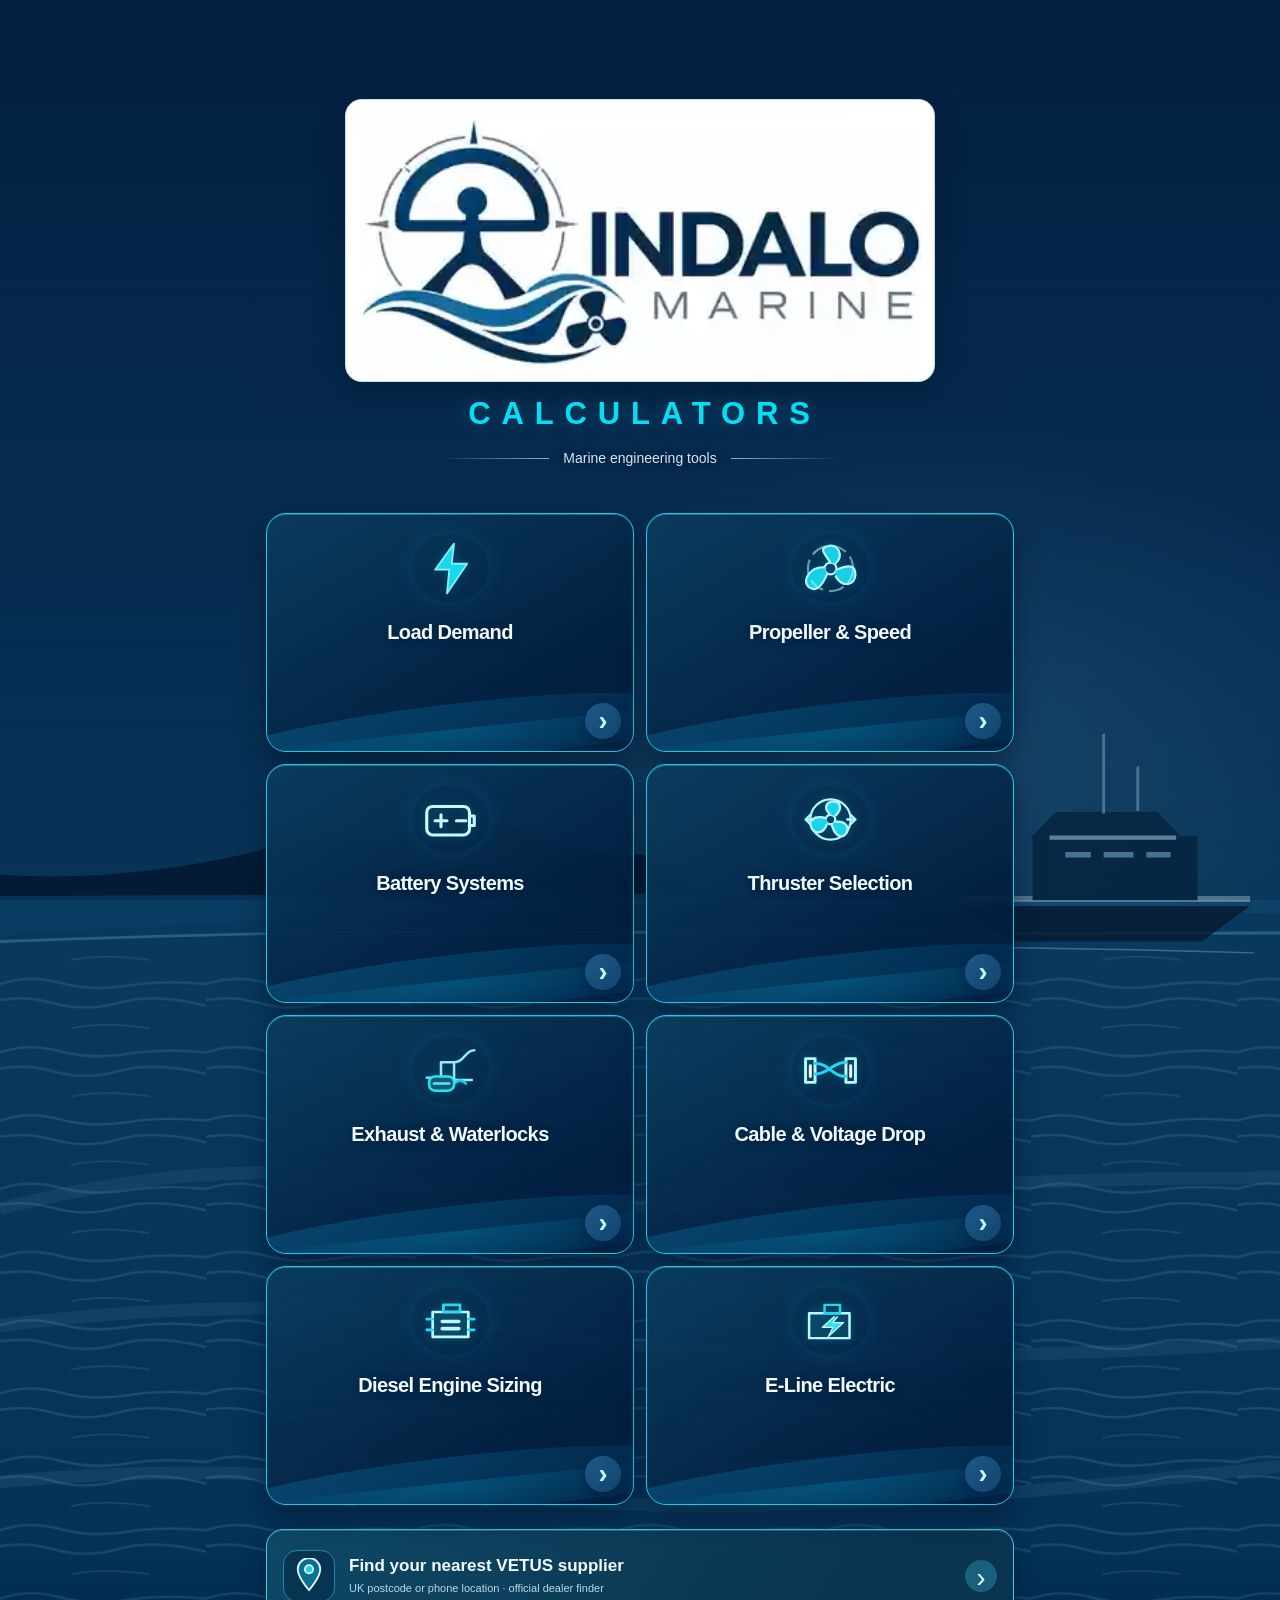
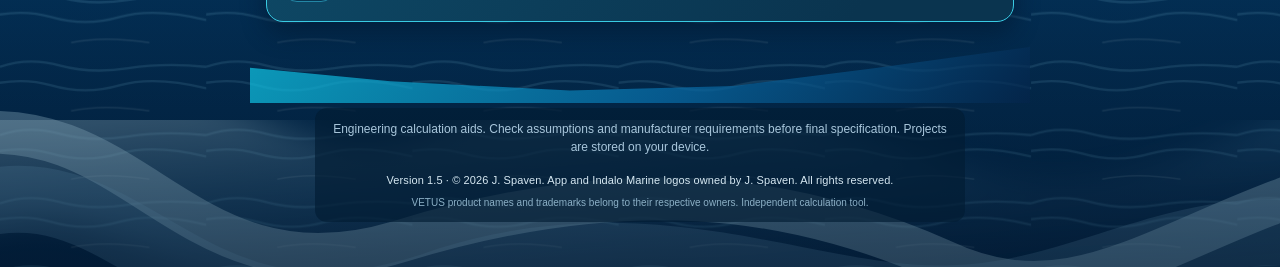
<file: index.html>
<!doctype html>
<html lang="en">
<head>
<meta charset="utf-8">
<meta name="viewport" content="width=device-width,initial-scale=1,viewport-fit=cover">
<meta name="theme-color" content="#071c2b">
<meta name="apple-mobile-web-app-capable" content="yes">
<meta name="apple-mobile-web-app-status-bar-style" content="black-translucent">
<meta name="apple-mobile-web-app-title" content="Indalo Marine">
<meta name="description" content="Indalo Marine Calculators: marine electrical loads, propeller and vessel speed, batteries and VETUS thruster selection.">
<link rel="manifest" href="./manifest.webmanifest">
<link rel="icon" type="image/png" href="./assets/indalo-app-icon.png">
<link rel="apple-touch-icon" href="./assets/indalo-app-icon.png">
<title>Indalo Marine Calculators | Marine Engineering Tools</title>
<style>
:root{--deep:#051829;--navy:#072d4e;--blue:#06436a;--cyan:#1bd4ea;--white:#f0faff;--muted:#a9c7dc;--edge:#16bbd8}
*{box-sizing:border-box}
html{min-height:100%;background:var(--deep)}
body{margin:0;min-height:100vh;overflow-x:hidden;background:radial-gradient(ellipse at 12% 16%,#0d436b 0%,transparent 40%),radial-gradient(ellipse at 91% 42%,#09446b 0%,transparent 38%),linear-gradient(180deg,#04172c 1%,#082d4b 55%,#03233b 100%);font:16px/1.4 -apple-system,BlinkMacSystemFont,"Segoe UI",sans-serif;color:var(--white)}
body:before{content:"";position:fixed;inset:0;pointer-events:none;opacity:.13;background:repeating-linear-gradient(0deg,transparent 0px,transparent 3px,#9beaff 4px,transparent 6px);mask-image:linear-gradient(transparent 25%,#000 100%)}
main{position:relative;max-width:960px;margin:auto;padding:calc(env(safe-area-inset-top) + 24px) 16px calc(env(safe-area-inset-bottom) + 45px)}
.brand{display:flex;flex-direction:column;align-items:center;text-align:center;margin:3px auto 28px}
.brandFull{width:min(590px,100%);height:auto;display:block;filter:grayscale(1) invert(1) brightness(1.5);mix-blend-mode:screen}
.brand h1{font-size:clamp(20px,3.7vw,31px);font-weight:800;letter-spacing:.29em;line-height:1.25;margin:0 0 12px 0;padding-left:.29em;color:var(--cyan)}
.brandLine{display:flex;align-items:center;gap:14px;color:#c3d7e6;font-size:13px;white-space:nowrap}
.brandLine:before,.brandLine:after{content:"";height:1px;width:clamp(18px,10vw,110px);background:linear-gradient(90deg,transparent,#77bdce)}
.brandLine:after{background:linear-gradient(90deg,#77bdce,transparent)}
.brandHint{max-width:560px;color:var(--muted);font-size:13px;line-height:1.55;margin:12px 0 0}
.grid{display:grid;grid-template-columns:repeat(2,minmax(0,1fr));gap:12px;margin:25px auto 0}
.tile{position:relative;display:flex;flex-direction:column;align-items:flex-start;min-width:0;min-height:211px;overflow:hidden;background:linear-gradient(145deg,#0d3c5f 0%,#06253f 78%);border:1px solid #28bed7;border-radius:19px;text-decoration:none;color:#f1faff;padding:19px 15px 15px;box-shadow:inset 0 1px 0 #5edfff35,0 16px 28px #0010224a;transition:border-color .2s,transform .2s}
.tile:after{content:"";position:absolute;left:-20%;bottom:-34px;width:145%;height:75px;opacity:.42;background:radial-gradient(ellipse at 46% 6%,#147cae 0%,#074b78 57%,transparent 62%);transform:rotate(-6deg)}
.tile:hover{border-color:#87f6ff;transform:translateY(-2px)}
.tile:focus-visible{outline:3px solid #fff;outline-offset:3px}
.tileIcon{height:67px;width:67px;display:grid;place-items:center;border-radius:50%;border:1px solid #24b8dc75;background:#062e4e;box-shadow:0 0 20px #24ddfb15;color:var(--cyan)}
.tileIcon svg{width:44px;height:44px}
.tile h2{font-size:clamp(14px,2.7vw,21px);letter-spacing:-.03em;line-height:1.18;margin:14px 0 10px;max-width:95%}
.tileMeta{font-size:11px;color:#a9d1e1;max-width:84%;margin:0 0 4px}
.tileFoot{display:flex;justify-content:flex-end;width:100%;margin-top:auto;position:relative;z-index:1}
.go{width:37px;height:37px;display:grid;place-items:center;color:#c6f9ff;background:#15527b;border-radius:50%;font-size:24px;font-weight:700}
.next{border:1px solid #2f6180;background:#0b314caa;border-radius:16px;padding:18px;margin:26px auto 0}
.next h3{font-size:16px;margin:0 0 6px}.next p,.disclaimer{font-size:12px;color:var(--muted);line-height:1.5;margin:0}
.future{display:flex;flex-wrap:wrap;gap:7px;margin-top:12px}
.future span{font-size:11px;border-radius:9px;background:#11405c;border:1px solid #315c72;padding:6px 9px;color:#c1d9e7}
.footerWave{height:30px;margin:24px -16px 10px;border-radius:50% 50% 0 0 / 100% 100% 0 0;background:linear-gradient(110deg,#1680bc,#2ec4df 46%,#0b528d 79%,#071b3c);opacity:.45}
.disclaimer{text-align:center;max-width:650px;margin:0 auto}
@media(min-width:760px){.grid{gap:18px}.tile{min-height:240px;padding:21px}.tileIcon{width:75px;height:75px}.tile h2{font-size:21px}.tileMeta{font-size:12px}}
@media(max-width:360px){main{padding-left:10px;padding-right:10px}.grid{gap:9px}.tile{padding:14px 10px;min-height:203px}.tileIcon{width:55px;height:55px}.tileIcon svg{width:38px;height:38px}.brand h1{letter-spacing:.19em;padding-left:.19em}}
@media(prefers-reduced-motion:reduce){.tile{transition:none}}

/* Indalo Marine / photographic-nautical inspired home theme */
body{
  background-color:#03172e;
  background-image:linear-gradient(180deg,rgba(2,20,43,.24) 0%,rgba(3,30,58,.18) 45%,rgba(1,17,36,.08) 82%,rgba(1,14,32,.5) 100%),url("./assets/indalo-ocean-scene.svg");
  background-repeat:no-repeat,no-repeat;
  background-position:center,center top;
  background-size:cover,cover;
}
body::before{position:fixed;inset:0;pointer-events:none;content:"";z-index:0;opacity:1;mask-image:none;background:linear-gradient(180deg,rgba(0,18,43,.04),rgba(0,24,54,.15) 42%,rgba(0,14,34,.20) 100%)}
main{z-index:1;max-width:780px}
.brand{padding-top:clamp(45px,8vh,106px);margin-bottom:29px}
.brandFull{width:min(580px,100%);max-height:258px;object-fit:contain;filter:grayscale(1) invert(1) brightness(1.6) drop-shadow(0 5px 20px #071e42);mix-blend-mode:screen}
.brand h1{font-size:clamp(20px,4.5vw,31px);letter-spacing:.35em;color:#09ddf5;margin:5px 0 15px;text-shadow:0 0 17px #00cce94f}
.brandLine{font-size:14px;color:#d7e7f0;text-shadow:0 1px 7px #041f40}
.brandHint{display:none}
.grid{margin:clamp(27px,5vh,54px) auto 0;gap:12px}
.tile{justify-content:flex-start;align-items:center;text-align:center;min-height:clamp(169px,23vw,239px);padding:20px 12px 15px;background:linear-gradient(150deg,rgba(11,61,94,.92),rgba(2,30,63,.94) 76%);border:1px solid #13cdea;border-radius:20px;box-shadow:inset 0 1px 0 #8ff6ff44,0 13px 27px #0012237a}
.tile:before{content:"";position:absolute;inset:auto -15% -12px -18%;height:58px;border-radius:50% 50% 0 0;transform:rotate(-7deg);background:linear-gradient(150deg,#18abeb38,#05568170 48%,#013d6c28);z-index:0}
.tile:after{height:56px;bottom:-34px;opacity:.55;background:radial-gradient(ellipse at 50% 0%,#08bde85e 0%,#04699e1c 50%,transparent 68%)}
.tileIcon{position:relative;z-index:1;border:none;background:transparent;box-shadow:0 0 20px #0fc8ee22;height:68px;width:77px;margin:0 auto 7px;color:#2bddf4}
.tileIcon svg{height:57px;width:57px;filter:drop-shadow(0 0 5px #00d8f93a)}
.tile h2{position:relative;z-index:1;max-width:100%;font-size:clamp(13px,2.75vw,20px);line-height:1.18;margin:12px 0 0;text-shadow:0 1px 8px #001b3a}
.tileMeta{display:none}
.tileFoot{position:absolute;bottom:12px;right:12px;z-index:2;display:block;width:auto}
.go{height:36px;width:36px;font-size:27px;background:linear-gradient(135deg,#1d5989,#12446e);box-shadow:0 2px 10px #00172f70}
.next{margin-top:30px;background:rgba(5,36,64,.84);backdrop-filter:blur(9px);border-color:#267899}
.footerWave{position:relative;height:65px;margin:20px -16px 5px;opacity:.72;background:linear-gradient(130deg,#10c9e7,#096fab 55%,#05254b);clip-path:polygon(0 45%,18% 66%,41% 80%,62% 73%,80% 46%,100% 13%,100% 100%,0 100%);border-radius:0}
.disclaimer{background:rgba(3,28,52,.65);border-radius:12px;padding:12px}
@media(max-width:500px){
main{padding-left:13px;padding-right:13px}
.brand{padding-top:clamp(47px,7vh,79px);margin-bottom:12px}
.brandFull{width:min(100%,430px)}
.brand h1{margin:-3px 0 14px;font-size:20px;letter-spacing:.24em;padding-left:.24em}
.brandLine{font-size:13px;gap:9px}
.brandLine:before,.brandLine:after{width:clamp(13px,7vw,38px)}
.grid{gap:11px;margin-top:30px}
.tile{min-height:clamp(164px,42vw,215px);padding:18px 7px 12px}
.tileIcon{width:62px;height:63px}
.tileIcon svg{width:51px;height:51px}
.tile h2{margin-top:8px;font-size:clamp(13px,3.5vw,18px);padding:0 4px}
.tileFoot{bottom:10px;right:9px}
.go{height:34px;width:34px;font-size:25px}
.next{margin-top:26px}
}
@media(prefers-reduced-transparency:reduce){.next{backdrop-filter:none}}

/* True transparent full-colour Indalo logo — do not invert or desaturate */
.brandFull {
  display:block;
  width:min(590px,100%);
  height:auto;
  max-height:258px;
  object-fit:contain;
  filter:none !important;
  mix-blend-mode:normal !important;
  background:transparent;
}
.ownership{font-size:11px;letter-spacing:.01em;color:#d6e8f2;margin:16px auto 0;max-width:660px}
.thirdParty{font-size:10px;color:#8cb0c6;margin:6px auto 0;max-width:650px}
.footerWave{margin-top:16px}

/* Version 1 launch polish: crisp transparent vector branding & centred odd tile */
.brandFull{
  image-rendering:auto;
  filter:none !important;
  mix-blend-mode:normal !important;
  background:transparent !important;
  object-fit:contain;
}
.tile:last-child:nth-child(odd){grid-column:1/-1;width:calc(50% - 6px);justify-self:center}
@media(max-width:390px){.tile:last-child:nth-child(odd){width:calc(50% - 5px)}}

/* Home-screen brand: keep the complete vector logo inside narrow iPhone viewports. */
.brand {width:100%;max-width:100%;min-width:0;overflow:visible}
.brandFull {display:block;width:min(100%,530px)!important;max-width:100%!important;max-height:none!important;height:auto!important;object-fit:contain!important;margin:0 auto;filter:none!important;mix-blend-mode:normal!important}
@media(max-width:500px){
 .brand{padding-top:clamp(12px,3vh,28px)!important;margin-bottom:12px}
 .brandFull{width:min(100%,365px)!important;max-width:calc(100vw - 28px)!important}
 .brand h1{margin:1px 0 9px!important;font-size:clamp(17px,5vw,22px)!important;letter-spacing:.20em!important}
 .brandLine{font-size:12px!important}
 .grid{margin-top:22px!important}
}

/* Original user-supplied Indalo logo artwork — displayed unfiltered and uncropped. */
.brandPlate{
 width:min(100%,590px);
 max-width:100%;
 margin:0 auto 8px;
 background:#fff;
 border:1px solid rgba(194,224,237,.9);
 border-radius:17px;
 padding:12px 13px;
 box-shadow:0 10px 30px rgba(0,14,32,.36);
 overflow:hidden;
}
.brandPlate .brandFull{
 display:block!important;
 width:100%!important;
 max-width:100%!important;
 height:auto!important;
 max-height:none!important;
 margin:0!important;
 padding:0!important;
 object-fit:contain!important;
 filter:none!important;
 mix-blend-mode:normal!important;
 background:#fff!important;
 image-rendering:auto!important;
}
@media(max-width:500px){
 .brandPlate{width:100%;padding:9px 8px;border-radius:12px}
 .brand{padding-top:clamp(12px,3vh,28px)!important}
}

/* Clear full-width external service tool, separate from the eight offline calculators */
.dealerCTA{display:flex;align-items:center;gap:14px;min-height:93px;margin:24px auto 4px;padding:17px 16px;text-decoration:none;color:#f3fcff;background:linear-gradient(125deg,#0e4865,#0a344f 80%);border:1px solid #39cbe3;border-radius:17px;box-shadow:0 11px 25px #0015287d,inset 0 1px 0 #64eaff44;transition:border-color .2s}
.dealerCTA:hover{border-color:#9df7ff}
.dealerCTA:focus-visible{outline:3px solid #fff;outline-offset:3px}
.dealerIcon{flex:0 0 52px;width:52px;height:52px;display:grid;place-items:center;border-radius:14px;background:#073551;border:1px solid #2386a5}
.dealerIcon svg{width:36px;height:36px}
.dealerText{display:flex;flex:1;min-width:0;flex-direction:column;gap:4px;text-align:left;line-height:1.28}
.dealerText strong{font-size:clamp(14px,3.7vw,17px)}
.dealerText small{font-size:11px;color:#bad9e7;line-height:1.4}
.dealerArrow{flex:none;width:32px;height:32px;border-radius:50%;background:#17617e;display:grid;place-items:center;font-size:27px;color:#effcff}
@media(max-width:365px){.dealerCTA{gap:9px;padding:13px 10px}.dealerIcon{flex-basis:43px;width:43px;height:43px}.dealerText strong{font-size:13px}.dealerText small{font-size:10px}}
</style>
</head>
<body>
<main>
<header class="brand">
  <div class="brandPlate"><img class="brandFull" src="./assets/indalo-marine-logo.webp" alt="Indalo Marine original logo: compass, blue sea waves, propeller and wordmark" width="400" height="185" decoding="async"></div>
  <h1>CALCULATORS</h1>
  <div class="brandLine">Marine engineering tools</div>
  <p class="brandHint">Indalo Marine Calculators — engineering tools for electrical design, propulsion and marine systems.</p>
</header>
<section class="grid" aria-label="Choose a calculator">
<a class="tile" href="./load.html" aria-label="Open electrical Load Demand calculator">
  <div class="tileIcon" aria-hidden="true"><svg viewBox="0 0 48 48" fill="none" stroke="currentColor" stroke-linejoin="round"><path d="M27 3L11 25h12l-2 20 17-25H25l2-17Z" fill="#17d9ee" stroke="#8beeff" stroke-width="1.5"/></svg></div>
  <h2>Load Demand</h2>
  <p class="tileMeta" id="loadSaved">AC / DC • Generator • Battery</p>
  <div class="tileFoot"><span class="go">›</span></div>
</a>
<a class="tile" href="./propeller.html" aria-label="Open Propeller and Speed calculator">
  <div class="tileIcon" aria-hidden="true"><svg viewBox="0 0 48 48" fill="none" stroke="#b6f5ff" stroke-width="1.8"><circle cx="24" cy="24" r="5" fill="#0c466b"/><path d="M24 19C17 9 15 7 22 5c8-2 14 8 6 15 M29 25c12-5 16-3 16 4 0 9-11 12-17 1 M21 29C17 39 11 45 5 39c-5-5 2-17 14-16" fill="#19cfe7"/><circle cx="24" cy="24" r="19" stroke-dasharray="13 5" opacity=".55"/></svg></div>
  <h2>Propeller &amp; Speed</h2>
  <p class="tileMeta" id="propSaved">Propeller sizing • Vessel speed</p>
  <div class="tileFoot"><span class="go">›</span></div>
</a>
<a class="tile" href="./battery.html" aria-label="Open Battery Systems calculator">
  <div class="tileIcon" aria-hidden="true"><svg viewBox="0 0 48 48" fill="none" stroke="#c9faff" stroke-width="2.6" stroke-linecap="round" stroke-linejoin="round"><rect x="4" y="13" width="36" height="24" rx="5"/><path d="M40 21h4v8h-4M16 20v10M11 25h10M29 25h8"/></svg></div>
  <h2>Battery Systems</h2>
  <p class="tileMeta" id="batterySaved">12 / 24 / 48 V • Charger selection</p>
  <div class="tileFoot"><span class="go">›</span></div>
</a>
<a class="tile" href="./thruster.html" aria-label="Open VETUS Thruster Selection calculator">
  <div class="tileIcon" aria-hidden="true"><svg viewBox="0 0 48 48" fill="none" stroke="#b6f7ff" stroke-width="1.9" stroke-linejoin="round"><circle cx="24" cy="24" r="17"/><circle cx="24" cy="24" r="4"/><path d="M24 20C18 15 20 10 25 9c7-1 10 5 3 12M28 26c8-1 13 4 9 10-4 5-10 1-12-8M21 28c-3 8-10 9-13 3-3-6 1-11 13-8" fill="#1bd4ea"/><path d="M3 24h7M38 24h7M3 24l4-4M3 24l4 4M45 24l-4-4M45 24l-4 4" stroke-linecap="round"/></svg></div>
  <h2>Thruster Selection</h2>
  <p class="tileMeta" id="thrusterSaved">VETUS bow / stern model matching</p>
  <div class="tileFoot"><span class="go">›</span></div>
</a>
<a class="tile" href="./exhaust.html" aria-label="Open Exhaust Backflow and VETUS Waterlock Selection calculator">
  <div class="tileIcon" aria-hidden="true"><svg viewBox="0 0 48 48" fill="none" stroke="#a7f5ff" stroke-width="2.1" stroke-linecap="round" stroke-linejoin="round">
  <path d="M4 30h12V17h11c9 0 9-10 17-10M27 17v15h15" stroke="#9be6fc"/>
  <path d="M7 35q5-5 10 0t10 0t10 0" stroke="#20cfe7"/>
  <rect x="6" y="29" width="21" height="12" rx="5" fill="#0e5e7b" stroke="#2ee1f1"/>
  <path d="M10 35h13" stroke="#68e0f1"/>
  </svg></div>
  <h2>Exhaust &amp; Waterlocks</h2>
  <p class="tileMeta" id="exhaustSaved">Water backflow • VETUS waterlock sizing</p>
  <div class="tileFoot"><span class="go">›</span></div>
</a>
<a class="tile" href="./cable.html" aria-label="Open Marine Cable Sizing and Voltage Drop Calculator">
 <div class="tileIcon" aria-hidden="true"><svg viewBox="0 0 48 48" fill="none" stroke="#b6f9ff" stroke-width="2.5" stroke-linecap="round" stroke-linejoin="round">
 <path d="M3 14h8v20H3zM37 14h8v20h-8z" fill="#0b4264"/>
 <path d="M11 18c12 0 14 11 26 11M11 27c12 0 14-10 26-10" stroke="#25d4ee"/>
 <path d="M7 20v9M41 20v9" stroke="#f2feff"/>
 </svg></div>
 <h2>Cable &amp; Voltage Drop</h2>
 <p class="tileMeta" id="cableSaved">DC / AC • Cable sizing • Fuse advice</p>
 <div class="tileFoot"><span class="go">›</span></div>
</a>
<a class="tile" href="./diesel.html" aria-label="Open diesel engine hull-speed and power calculator">
 <div class="tileIcon" aria-hidden="true"><svg viewBox="0 0 48 48" fill="none" stroke="#b7faff" stroke-linecap="round" stroke-linejoin="round" stroke-width="2.3">
  <path d="M9 16h30v21H9Z" fill="#0e4868"/><path d="M18 10h14v6H18ZM4 22h5M4 31h5M39 22h5M39 31h5" stroke="#2bd9ef"/><path d="M17 24h14m-14 6h14" stroke-width="3"/>
 </svg></div>
 <h2>Diesel Engine Sizing</h2>
 <p class="tileMeta" id="dieselSaved">Hull speed • Required power • Gearbox</p>
 <div class="tileFoot"><span class="go">›</span></div>
</a>
<a class="tile" href="./eline.html" aria-label="Open VETUS E-Line electric propulsion and battery endurance calculator">
 <div class="tileIcon" aria-hidden="true"><svg viewBox="0 0 48 48" fill="none" stroke="#b7faff" stroke-linecap="round" stroke-linejoin="round" stroke-width="2.1">
  <path d="M6 17h34v21H6Z" fill="#0a4769"/><path d="M19 10h13v7H19Z" stroke="#20d8ec"/><path d="M27 20 17 29h9l-4 8 13-12h-9l4-5" fill="#2ee0f0" stroke="#d8ffff" stroke-width="1"/>
 </svg></div>
 <h2>E-Line Electric</h2>
 <p class="tileMeta" id="elineSaved">Motor selection • Battery life</p>
 <div class="tileFoot"><span class="go">›</span></div>
</a>
</section>
<a href="./dealer.html" class="dealerCTA" aria-label="Find your nearest VETUS supplier using postcode or your phone location">
  <span class="dealerIcon" aria-hidden="true">
    <svg viewBox="0 0 48 48" fill="none" stroke="#e6fbff" stroke-width="2.4" stroke-linecap="round" stroke-linejoin="round">
      <path d="M24 43s15-17 15-28a15 15 0 1 0-30 0c0 11 15 28 15 28Z" fill="#0a7092"/>
      <circle cx="24" cy="15" r="5.5" fill="#21d2eb"/>
    </svg>
  </span>
  <span class="dealerText"><strong>Find your nearest VETUS supplier</strong><small>UK postcode or phone location · official dealer finder</small></span>
  <span class="dealerArrow" aria-hidden="true">›</span>
</a>
<div class="footerWave" aria-hidden="true"></div>
<footer class="disclaimer"><div>Engineering calculation aids. Check assumptions and manufacturer requirements before final specification. Projects are stored on your device.</div><div class="ownership">Version 1.5 · © 2026 J. Spaven. App and Indalo Marine logos owned by J. Spaven. All rights reserved.</div><div class="thirdParty">VETUS product names and trademarks belong to their respective owners. Independent calculation tool.</div></footer>
</main>
<script>
(function(){
try{
 const p=JSON.parse(localStorage.getItem("marine-calculators.saved-projects.v1"))||[];
 if(Array.isArray(p)){
   const counts={load:"loadSaved",propeller:"propSaved",battery:"batterySaved",thruster:"thrusterSaved",exhaust:"exhaustSaved",cable:"cableSaved",diesel:"dieselSaved",eline:"elineSaved"};
   Object.keys(counts).forEach(k=>{const n=p.filter(x=>x.kind===k).length;if(n)document.getElementById(counts[k]).textContent=n+" saved "+(n===1?"project":"projects")});
 }
}catch(e){}
if("serviceWorker" in navigator&&location.protocol.startsWith("http"))navigator.serviceWorker.register("./sw.js").catch(()=>{});
})();
</script>
</body>
</html>
</file>
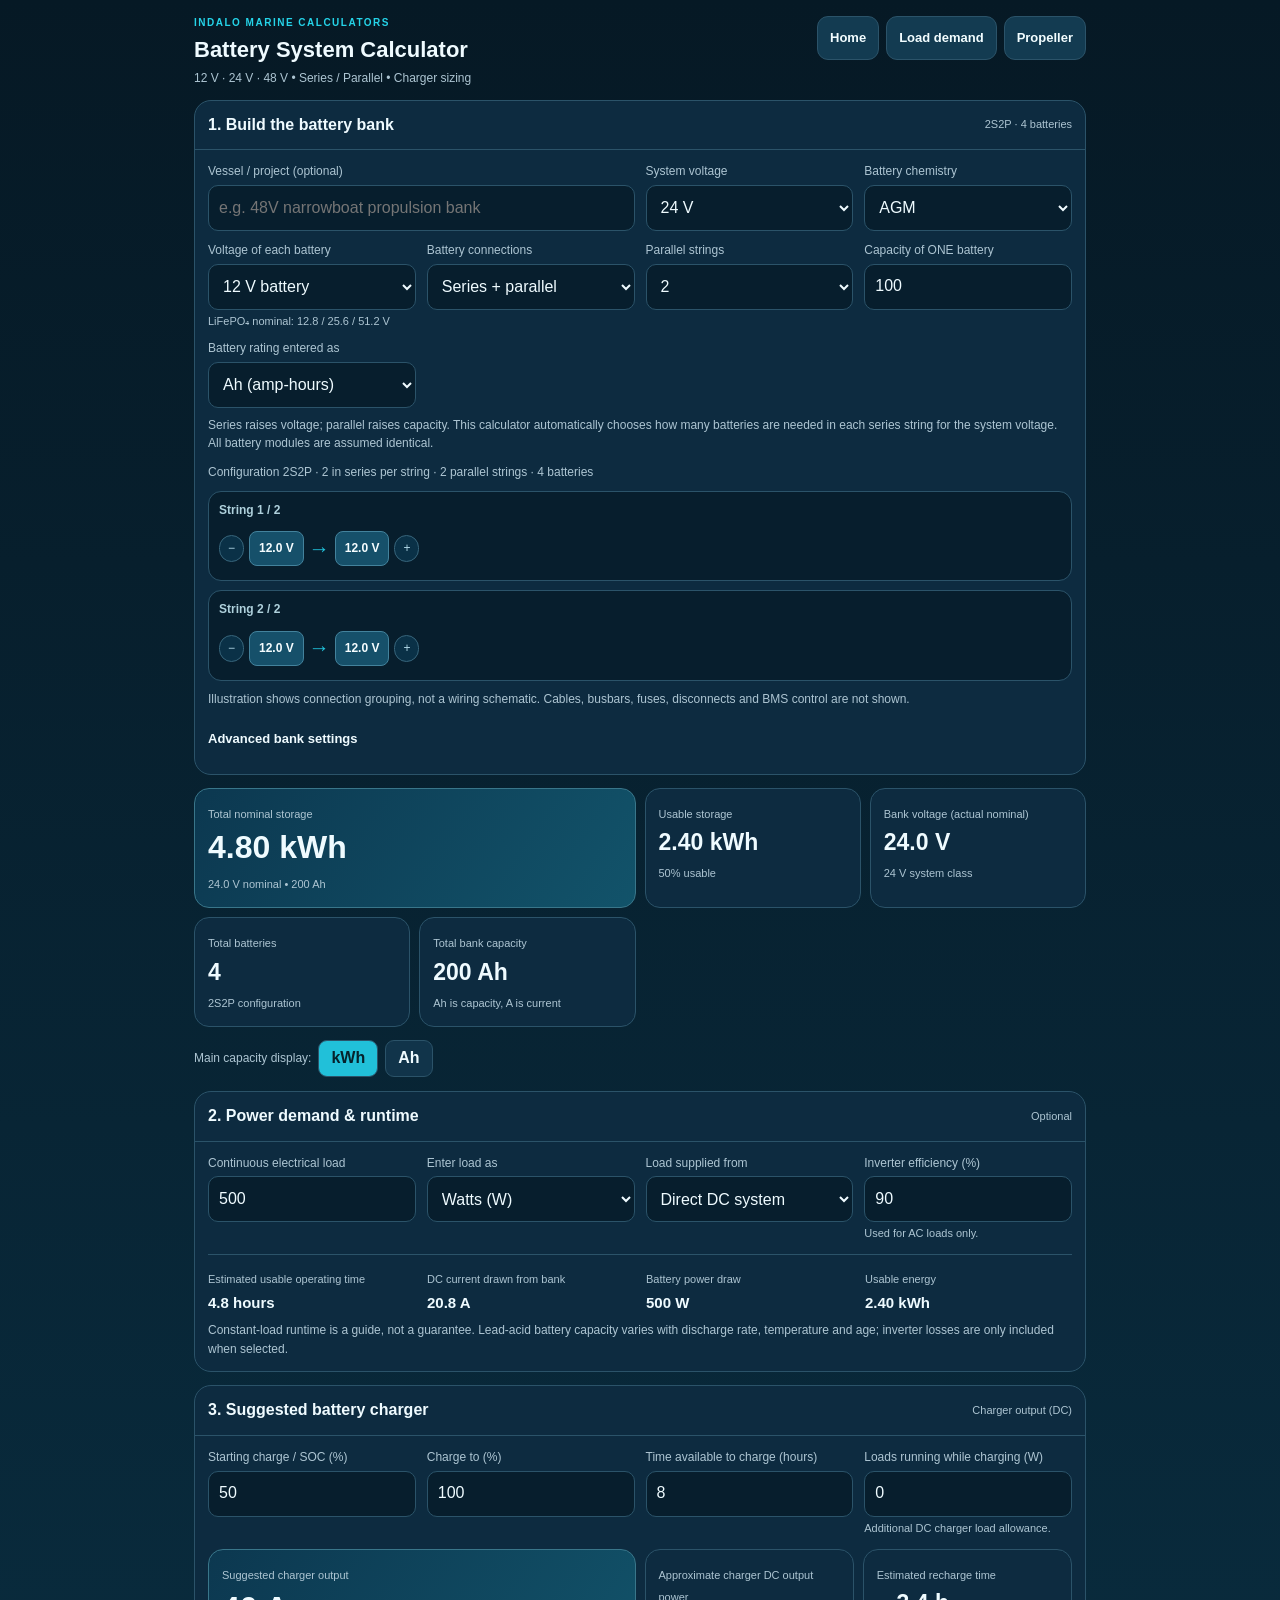
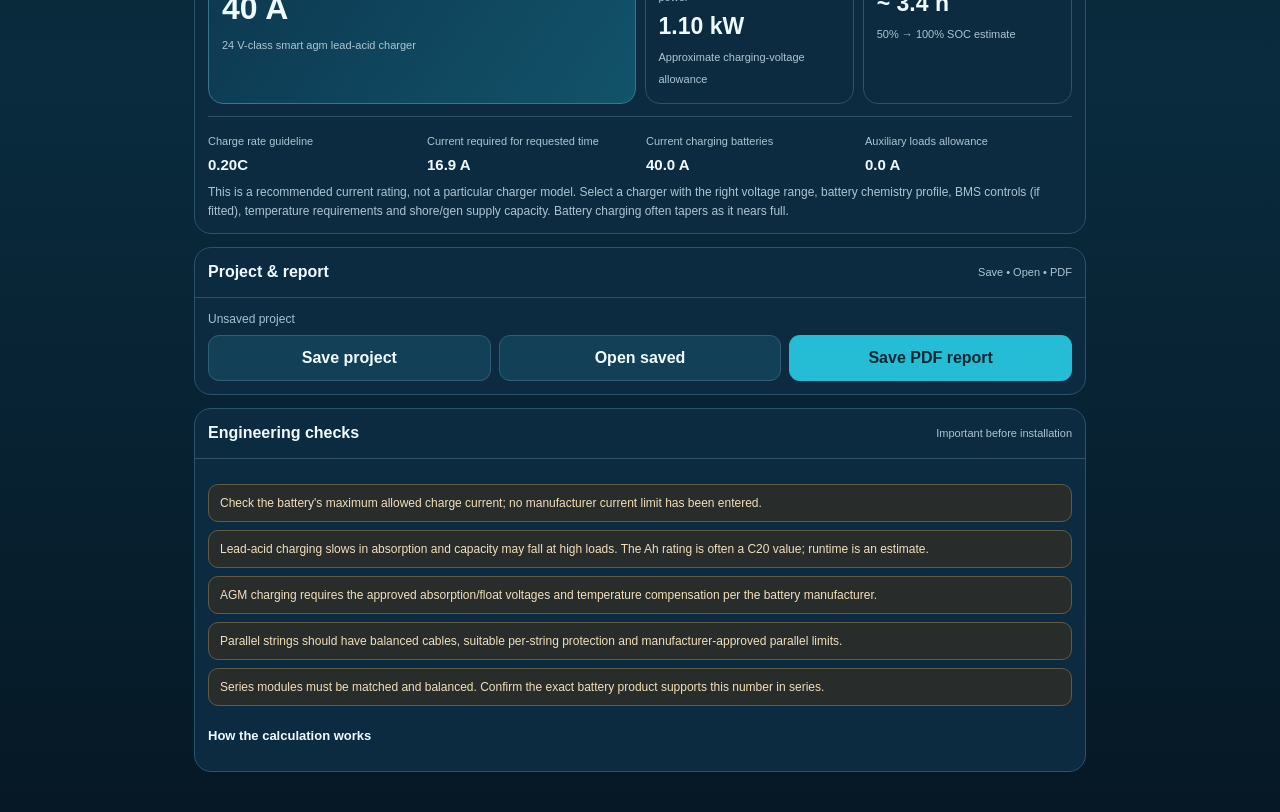
<file: battery.html>
<!doctype html>
<html lang="en">
<head>
<meta charset="utf-8"><meta name="viewport" content="width=device-width,initial-scale=1,viewport-fit=cover">
<meta name="theme-color" content="#071c2b"><meta name="apple-mobile-web-app-capable" content="yes">
<meta name="apple-mobile-web-app-title" content="Indalo Marine"><meta name="apple-mobile-web-app-status-bar-style" content="black-translucent">
<link rel="manifest" href="./battery.webmanifest"><link rel="icon" type="image/png" href="./assets/indalo-app-icon.png">
<title>Indalo Marine Calculators — Battery Systems</title>
<style>
.indalo-page-brand{font-family:-apple-system,BlinkMacSystemFont,"Segoe UI",sans-serif;color:#25d4e9;font-size:10px;font-weight:850;letter-spacing:.15em;margin-bottom:5px}

:root{--bg:#071c2b;--panel:#0d2b40;--panel2:#103951;--well:#071e2d;--line:#2b5369;--text:#effbff;--muted:#adc5d2;--accent:#21c0d9;--warning:#ffd58e;--danger:#ffd0d0;--good:#8be0b6}
*{box-sizing:border-box}
body{margin:0;background:linear-gradient(#061925,#092b3d 70%,#061825);min-height:100vh;font:16px/1.4 -apple-system,BlinkMacSystemFont,"Segoe UI",sans-serif;color:var(--text)}
main{max-width:920px;margin:0 auto;padding:calc(16px + env(safe-area-inset-top)) 14px calc(40px + env(safe-area-inset-bottom))}
button,input,select{font:inherit}
header{display:flex;justify-content:space-between;align-items:flex-start;gap:10px;flex-wrap:wrap}h1{font-size:22px;margin:0}header p{font-size:12px;color:var(--muted);margin:4px 0 0}
nav{display:flex;flex-wrap:wrap;gap:7px}.nav,.button{display:inline-flex;align-items:center;justify-content:center;min-height:44px;background:#133b51;color:#f2fdff;border:1px solid var(--line);border-radius:11px;padding:8px 12px;text-decoration:none;font-weight:700;font-size:13px}
.button.primary{background:var(--accent);color:#06212b;border:none}
.section{background:var(--panel);border:1px solid var(--line);border-radius:17px;overflow:hidden;margin-top:13px}
.sectionHead{display:flex;justify-content:space-between;align-items:center;gap:8px;padding:13px;border-bottom:1px solid var(--line)}
.sectionHead h2{font-size:16px;margin:0}.sectionHead span{font-size:11px;color:var(--muted);text-align:right}.body{padding:13px}
.inputs{display:grid;grid-template-columns:repeat(2,minmax(0,1fr));gap:11px}.field{min-width:0}
.field label{display:block;font-size:12px;color:var(--muted);margin-bottom:5px}
.field input,.field select{display:block;min-height:46px;width:100%;min-width:0;background:var(--well);border:1px solid var(--line);color:var(--text);border-radius:10px;padding:10px;font-size:16px}
.field small{display:block;margin-top:4px;font-size:11px;color:var(--muted)}
.wide{grid-column:1/-1}.note{font-size:12px;line-height:1.55;color:var(--muted);margin:8px 0 0}
.results{display:grid;grid-template-columns:repeat(2,minmax(0,1fr));gap:9px;margin:13px 0}
.stat{background:var(--panel);border:1px solid var(--line);padding:13px;border-radius:15px;min-width:0}
.stat strong{display:block;font-size:23px;line-height:1.18;overflow-wrap:anywhere;margin:5px 0}
.stat span{font-size:11px;color:var(--muted)}.stat em{font-style:normal;font-size:11px;color:var(--muted)}
.stat.hero{grid-column:span 2;border-color:#39768a;background:linear-gradient(125deg,#0c3850,#12536a)}.stat.hero strong{font-size:32px}
.chip{font-size:12px;color:#b0d6e6;border:1px solid #37657b;background:#0a3147;padding:4px 8px;border-radius:999px}
.group{background:var(--well);border:1px solid var(--line);border-radius:13px;padding:10px;margin:9px 0}
.group .lbl{font-size:12px;font-weight:700;color:#afd1dc;margin-bottom:8px}
.chains{display:flex;align-items:center;gap:5px;flex-wrap:wrap;min-height:44px}
.cell{border:1px solid #43829c;border-radius:8px;padding:8px 9px;color:#f6fdff;background:#16506a;font-size:12px;font-weight:800;white-space:nowrap}
.seriesLink{color:var(--accent);font-size:21px;font-weight:800}
.warningList{display:grid;gap:8px;margin-top:12px}
.warning{background:#282d2b;border:1px solid #635a43;border-radius:10px;padding:9px 11px;font-size:12px;color:#f2dfba;line-height:1.5}
.error{background:#3b2428;border:1px solid #8a4955;padding:13px;border-radius:12px;color:var(--danger);font-size:14px}
.hidden{display:none!important}
.toggle{display:flex;flex-wrap:wrap;gap:7px;align-items:center}
.toggle button{min-height:37px;border:1px solid var(--line);border-radius:9px;background:#11344a;color:var(--text);padding:5px 12px;font-weight:700}
.toggle button.active{background:#21c0d9;color:#06212b}
.detail{margin-top:12px;padding-top:12px;border-top:1px solid var(--line);display:grid;grid-template-columns:repeat(2,minmax(0,1fr));gap:12px}
.detail .lab{font-size:11px;color:var(--muted)}.detail strong{display:block;font-size:15px;margin-top:3px}
details{margin-top:8px}details summary{cursor:pointer;font-weight:750;font-size:13px;min-height:44px;display:flex;align-items:center}details .inputs{margin-top:7px}
@media(min-width:680px){.inputs{grid-template-columns:repeat(4,minmax(0,1fr))}.results{grid-template-columns:repeat(4,minmax(0,1fr))}.stat.hero{grid-column:span 2}.wide{grid-column:span 2}.detail{grid-template-columns:repeat(4,minmax(0,1fr))}}

/* Indalo Marine Calculators v1.0 shared accessibility and iPhone finish */
:root { color-scheme: dark; }
html { -webkit-text-size-adjust: 100%; }
button, a, input, select, textarea { -webkit-tap-highlight-color: transparent; }
button:focus-visible, a:focus-visible, input:focus-visible, select:focus-visible, textarea:focus-visible {
  outline: 2px solid #38e0f5; outline-offset: 2px;
}
h1,h2,h3,strong { overflow-wrap: break-word; }
@media(prefers-reduced-motion:reduce){*{scroll-behavior:auto!important;transition-duration:0s!important;animation-duration:0s!important}}
</style>
<link rel="apple-touch-icon" href="./assets/indalo-app-icon.png">
</head>
<body>
<main>
<header><div><div class="indalo-page-brand">INDALO MARINE CALCULATORS</div><h1>Battery System Calculator</h1><p>12 V · 24 V · 48 V • Series / Parallel • Charger sizing</p></div>
<nav><a class="nav" href="./">Home</a><a class="nav" href="./load.html">Load demand</a><a class="nav" href="./propeller.html">Propeller</a></nav></header>

<section class="section"><div class="sectionHead"><h2>1. Build the battery bank</h2><span id="layoutTag">2S2P · 4 batteries</span></div><div class="body">
<div class="inputs">
<div class="field wide"><label for="projectName">Vessel / project (optional)</label><input id="projectName" type="text" placeholder="e.g. 48V narrowboat propulsion bank"></div>
<div class="field"><label for="systemVoltage">System voltage</label><select id="systemVoltage"><option value="12">12 V</option><option value="24" selected>24 V</option><option value="48">48 V</option></select></div>
<div class="field"><label for="chemistry">Battery chemistry</label><select id="chemistry"><option value="flooded">Flooded lead-acid</option><option value="agm" selected>AGM</option><option value="lfp">Lithium LiFePO₄</option></select></div>
<div class="field"><label for="moduleVoltage">Voltage of each battery</label><select id="moduleVoltage"><option value="12" selected>12 V battery</option><option value="24">24 V battery</option><option value="48">48 V battery</option></select><small>LiFePO₄ nominal: 12.8 / 25.6 / 51.2 V</small></div>
<div class="field"><label for="connection">Battery connections</label><select id="connection"><option value="single">Single battery</option><option value="series">Series</option><option value="parallel">Parallel</option><option value="series-parallel" selected>Series + parallel</option></select></div>
<div class="field" id="stringsField"><label for="strings">Parallel strings</label><select id="strings"><option>2</option><option>3</option><option>4</option><option>5</option><option>6</option><option>7</option><option>8</option><option>9</option><option>10</option><option>11</option><option>12</option><option>13</option><option>14</option><option>15</option><option>16</option></select></div>
<div class="field"><label for="capacityValue">Capacity of ONE battery</label><input id="capacityValue" type="number" min=".01" step="any" value="100"></div>
<div class="field"><label for="capacityUnit">Battery rating entered as</label><select id="capacityUnit"><option value="ah">Ah (amp-hours)</option><option value="kwh">kWh</option></select></div>
</div>
<p class="note">Series raises voltage; parallel raises capacity. This calculator automatically chooses how many batteries are needed in each series string for the system voltage. All battery modules are assumed identical.</p>
<div id="inputError" class="error hidden" role="alert"></div>
<div id="diagram" aria-label="Battery connection diagram" style="margin-top:10px"></div>
<details><summary>Advanced bank settings</summary><div class="inputs">
<div class="field"><label for="usablePercent">Usable depth of discharge (%)</label><input id="usablePercent" type="number" min="1" max="100" step="1" value="50"><small>Adjust for battery life and usable capacity.</small></div>
<div class="field"><label for="maxChargePerBattery">Max charging current per battery (A)</label><input id="maxChargePerBattery" type="number" min="0" step="1" placeholder="From battery manual"><small>Optional; manufacturer limit.</small></div>
<div class="field"><label for="preferredC">Preferred battery charge rate (C)</label><input id="preferredC" type="number" min=".01" max="2" step=".05" value=".20"><small>AGM default: 0.20C, illustrative.</small></div>
<div class="field"><label for="chargeEfficiency">Charge efficiency (%)</label><input id="chargeEfficiency" type="number" min="50" max="100" step="1" value="90"><small>Time planning assumption.</small></div>
<div class="field"><label for="taperFactor">Charge-time taper factor</label><input id="taperFactor" type="number" min="1" max="2" step=".01" value="1.22"><small>Higher for longer absorption phase.</small></div>
</div></details>
</div></section>

<section id="resultSection" aria-live="polite">
<div class="results">
<div class="stat hero"><span id="energyTitle">Total nominal storage</span><strong id="headlineEnergy">4.80 kWh</strong><em id="headlineSub">24 V bank • 200 Ah</em></div>
<div class="stat"><span>Usable storage</span><strong id="usableEnergy">2.40 kWh</strong><em id="usableSub">50% available</em></div>
<div class="stat"><span>Bank voltage (actual nominal)</span><strong id="bankVoltage">24.0 V</strong><em id="voltageNote">24 V system class</em></div>
<div class="stat"><span>Total batteries</span><strong id="totalBatteries">4</strong><em id="countSub">2S2P configuration</em></div>
<div class="stat"><span>Total bank capacity</span><strong id="totalAh">200 Ah</strong><em id="ampNote">Ah is capacity, A is current</em></div>
</div>
<div class="toggle" style="margin-bottom:14px"><span style="font-size:12px;color:var(--muted)">Main capacity display:</span><button id="showKWh" type="button" class="active">kWh</button><button id="showAh" type="button">Ah</button></div>
</section>

<section class="section"><div class="sectionHead"><h2>2. Power demand & runtime</h2><span>Optional</span></div><div class="body">
<div class="inputs">
<div class="field"><label for="loadValue">Continuous electrical load</label><input id="loadValue" type="number" min="0" step="any" value="500"></div>
<div class="field"><label for="loadUnit">Enter load as</label><select id="loadUnit"><option value="w">Watts (W)</option><option value="a">Amps (A)</option></select></div>
<div class="field"><label for="loadType">Load supplied from</label><select id="loadType"><option value="dc">Direct DC system</option><option value="ac">AC via inverter</option></select></div>
<div class="field"><label for="inverterEfficiency">Inverter efficiency (%)</label><input id="inverterEfficiency" type="number" min="50" max="100" step="1" value="90"><small>Used for AC loads only.</small></div>
</div>
<div class="detail">
<div><span class="lab">Estimated usable operating time</span><strong id="runtime">4.8 hours</strong></div>
<div><span class="lab">DC current drawn from bank</span><strong id="loadCurrent">20.8 A</strong></div>
<div><span class="lab">Battery power draw</span><strong id="batteryLoad">500 W</strong></div>
<div><span class="lab">Usable energy</span><strong id="runtimeEnergy">2.4 kWh</strong></div>
</div>
<p class="note">Constant-load runtime is a guide, not a guarantee. Lead-acid battery capacity varies with discharge rate, temperature and age; inverter losses are only included when selected.</p>
</div></section>

<section class="section"><div class="sectionHead"><h2>3. Suggested battery charger</h2><span>Charger output (DC)</span></div><div class="body">
<div class="inputs">
<div class="field"><label for="startSOC">Starting charge / SOC (%)</label><input id="startSOC" type="number" min="0" max="99" value="50"></div>
<div class="field"><label for="endSOC">Charge to (%)</label><input id="endSOC" type="number" min="1" max="100" value="100"></div>
<div class="field"><label for="chargeHours">Time available to charge (hours)</label><input id="chargeHours" type="number" min=".5" max="168" step=".5" value="8"></div>
<div class="field"><label for="chargeHouseW">Loads running while charging (W)</label><input id="chargeHouseW" type="number" min="0" step="10" value="0"><small>Additional DC charger load allowance.</small></div>
</div>
<div class="results" style="margin-bottom:0">
<div class="stat hero"><span>Suggested charger output</span><strong id="chargerCurrent">40 A</strong><em id="chargerText">24 V compatible smart charger</em></div>
<div class="stat"><span>Approximate charger DC output power</span><strong id="chargerKW">1.10 kW</strong><em>Approximate charging-voltage allowance</em></div>
<div class="stat"><span>Estimated recharge time</span><strong id="achievableTime">~ 4 h</strong><em id="chargeSummary">50% to 100% under model assumptions</em></div>
</div>
<div class="detail">
<div><span class="lab">Charge rate guideline</span><strong id="cRate">0.20C</strong></div>
<div><span class="lab">Current required for requested time</span><strong id="neededA">—</strong></div>
<div><span class="lab">Current charging batteries</span><strong id="batteryChargeA">—</strong></div>
<div><span class="lab">Auxiliary loads allowance</span><strong id="houseA">—</strong></div>
</div>
<p class="note">This is a recommended current rating, not a particular charger model. Select a charger with the right voltage range, battery chemistry profile, BMS controls (if fitted), temperature requirements and shore/gen supply capacity. Battery charging often tapers as it nears full.</p>
</div></section>

<section class="section"><div class="sectionHead"><h2>Project & report</h2><span>Save • Open • PDF</span></div><div class="body"><div id="projectTools"></div></div></section>
<section class="section"><div class="sectionHead"><h2>Engineering checks</h2><span>Important before installation</span></div><div class="body"><div id="checks" class="warningList"></div>
<details><summary>How the calculation works</summary><p class="note">One series string contains the selected number of modules needed to reach the chosen 12/24/48 V system voltage. Parallel strings increase total Ah; total nominal energy is the sum of all battery energies. For LiFePO₄, a 12 V-class module uses 12.8 V nominal, a 24 V module uses 25.6 V and a 48 V module uses 51.2 V.</p><p class="note">Charger rating uses the requested SOC increase, charging time, assumed charge efficiency and absorption taper allowance, checked against a preferred chemistry-specific charge C-rate. Charger output also allows for the entered loads operating during charging. It is constrained by a manufacturer current limit if supplied. Always use the battery manufacturer's charging and wiring instructions for final equipment selection.</p></details>
</div></section>
</main>

<script src="./battery-core.js"></script><script src="./reports.js"></script>
<script>
(function(){
"use strict";
const $=id=>document.getElementById(id),KEY="marine-battery-current-v1";
const ids=["projectName","systemVoltage","chemistry","moduleVoltage","connection","strings","capacityValue","capacityUnit","usablePercent","maxChargePerBattery","preferredC","chargeEfficiency","taperFactor","loadValue","loadUnit","loadType","inverterEfficiency","startSOC","endSOC","chargeHours","chargeHouseW"];
let displayMode="kwh";
const fmt=(v,d=1)=>Number.isFinite(v)?v.toLocaleString("en-GB",{minimumFractionDigits:d,maximumFractionDigits:d}):"—";
const save=()=>{try{localStorage.setItem(KEY,JSON.stringify(getState()))}catch(e){}};
function getState(){return {fields:Object.fromEntries(ids.map(k=>[k,$(k).value])),displayMode}}
function setState(obj){if(!obj||!obj.fields)throw Error("Not a battery project");for(const id of ids)if(Object.prototype.hasOwnProperty.call(obj.fields,id))$(id).value=String(obj.fields[id]);displayMode=obj.displayMode==="ah"?"ah":"kwh";syncChemText();render();}
function config(){return {projectName:$("projectName").value.trim(),chemistry:$("chemistry").value,systemVoltage:$("systemVoltage").value,moduleVoltage:$("moduleVoltage").value,connection:$("connection").value,strings:$("strings").value,capacityValue:$("capacityValue").value,capacityUnit:$("capacityUnit").value,usablePercent:$("usablePercent").value,maxChargePerBattery:$("maxChargePerBattery").value,preferredC:$("preferredC").value,chargeEfficiency:$("chargeEfficiency").value,taperFactor:$("taperFactor").value,loadValue:$("loadValue").value,loadUnit:$("loadUnit").value,loadType:$("loadType").value,inverterEfficiency:$("inverterEfficiency").value,startSOC:$("startSOC").value,endSOC:$("endSOC").value,chargeHours:$("chargeHours").value,chargeHouseW:$("chargeHouseW").value}}
function compute(){return globalThis.BatteryCalc.calculate(config())}
function syncChemText(){const chem=globalThis.BatteryCalc.chemistries[$("chemistry").value];$("preferredC").parentElement.querySelector("small").textContent="Starting guideline: "+chem.chargeC.toFixed(2)+"C (manufacturer data overrides).";}
function configWarning(show,msg){$("inputError").classList.toggle("hidden",!show);$("inputError").textContent=msg;$("resultSection").classList.toggle("hidden",show)}
function diagram(r){
 const container=$("diagram");container.replaceChildren();
 const info=document.createElement("div");info.className="note";info.textContent="Configuration "+r.label+" · "+r.series+" in series per string · "+r.parallel+" parallel "+(r.parallel===1?"string":"strings")+" · "+r.totalCount+" batteries";
 container.append(info);
 const maxDisplay=Math.min(r.parallel,8);
 for(let i=0;i<maxDisplay;i++){
   const grp=document.createElement("div");grp.className="group";
   const label=document.createElement("div");label.className="lbl";label.textContent="String "+(i+1)+" / "+r.parallel;grp.append(label);
   const chain=document.createElement("div");chain.className="chains";
   const terminal=document.createElement("span");terminal.textContent="−";terminal.className="chip";chain.append(terminal);
   for(let j=0;j<r.series;j++){
     const cell=document.createElement("span");cell.className="cell";cell.textContent=fmt(r.batteryVoltage,1)+" V";
     chain.append(cell);
     if(j<r.series-1){const plus=document.createElement("span");plus.textContent="→";plus.className="seriesLink";chain.append(plus);}
   }
   const end=document.createElement("span");end.textContent="+";end.className="chip";chain.append(end);
   grp.append(chain);container.append(grp);
 }
 if(r.parallel>maxDisplay){const note=document.createElement("p");note.className="note";note.textContent="+"+(r.parallel-maxDisplay)+" additional identical parallel strings";container.append(note)}
 const foot=document.createElement("p");foot.className="note";foot.textContent="Illustration shows connection grouping, not a wiring schematic. Cables, busbars, fuses, disconnects and BMS control are not shown.";container.append(foot);
}
let last=null;
function render(){
 const r=compute();last=r;
 const needsStrings=["parallel","series-parallel"].includes($("connection").value);
 $("stringsField").classList.toggle("hidden",!needsStrings);
 $("layoutTag").textContent=r.valid?r.label+" · "+r.totalCount+" batteries":"Review configuration";
 if(!r.valid){configWarning(true,r.errors.join("  "));$("diagram").replaceChildren();$("checks").replaceChildren();save();return}
 configWarning(false,"");diagram(r);
 $("showKWh").classList.toggle("active",displayMode==="kwh");$("showAh").classList.toggle("active",displayMode==="ah");
 $("energyTitle").textContent=displayMode==="kwh"?"Total nominal storage":"Total bank capacity";
 $("headlineEnergy").textContent=displayMode==="kwh"?fmt(r.nominalKWh,2)+" kWh":fmt(r.bankAh,0)+" Ah";
 $("headlineSub").textContent=displayMode==="kwh"?fmt(r.bankNominalV,1)+" V nominal • "+fmt(r.bankAh,0)+" Ah":fmt(r.nominalKWh,2)+" kWh nominal";
 $("usableEnergy").textContent=displayMode==="kwh"?fmt(r.usableKWh,2)+" kWh":fmt(r.usableAh,0)+" Ah";
 $("usableSub").textContent=fmt(r.usablePercent,0)+"% usable";
 $("bankVoltage").textContent=fmt(r.bankNominalV,1)+" V";
 $("voltageNote").textContent=fmt(r.systemVoltage,0)+" V system class";
 $("totalBatteries").textContent=String(r.totalCount);
 $("countSub").textContent=r.label+" configuration";
 $("totalAh").textContent=fmt(r.bankAh,0)+" Ah";
 $("runtime").textContent=r.runtimeHours===null?"Set a load":fmt(r.runtimeHours,1)+" hours";
 $("loadCurrent").textContent=fmt(r.loadA,1)+" A";
 $("batteryLoad").textContent=fmt(r.loadA*r.bankNominalV,0)+" W";
 $("runtimeEnergy").textContent=fmt(r.usableKWh,2)+" kWh";
 $("chargerCurrent").textContent=fmt(r.chargerA,0)+" A";
 $("chargerKW").textContent=fmt(r.chargerKW,2)+" kW";
 $("chargerText").textContent=r.systemVoltage+" V-class "+(r.chemistry==="lfp"?"BMS-compatible LiFePO4 charger":"smart "+r.name.toLowerCase()+" charger");
 $("achievableTime").textContent=r.achievableHours===null?"Not feasible":"~ "+fmt(r.achievableHours,1)+" h";
 $("chargeSummary").textContent=fmt(r.socStart,0)+"% → "+fmt(r.socEnd,0)+"% SOC estimate";
 $("cRate").textContent=fmt(r.chargeRateC,2)+"C";
 $("neededA").textContent=fmt(r.neededBatteryA,1)+" A";
 $("batteryChargeA").textContent=fmt(r.chargeBatteryA,1)+" A";
 $("houseA").textContent=fmt(r.houseA,1)+" A";
 const list=$("checks");list.replaceChildren();
 for(const message of r.warnings){const n=document.createElement("div");n.className="warning";n.textContent=message;list.append(n)}
 save();
}
function changeChem(){const chem=globalThis.BatteryCalc.chemistries[$("chemistry").value];$("usablePercent").value=Math.round(chem.dod*100);$("preferredC").value=chem.chargeC;$("chargeEfficiency").value=Math.round(chem.eff*100);$("taperFactor").value=chem.taper;syncChemText();render()}
$("chemistry").addEventListener("change",changeChem);
$("capacityUnit").addEventListener("focus",e=>{e.target.dataset.previous=e.target.value});
$("capacityUnit").addEventListener("change",e=>{
 const previous=e.target.dataset.previous||"ah";const newUnit=e.target.value;if(previous!==newUnit){
 const val=Number($("capacityValue").value)||0,chem=globalThis.BatteryCalc.chemistries[$("chemistry").value],v=Number($("moduleVoltage").value)*chem.voltageScale;
 $("capacityValue").value=(previous==="ah"?val*v/1000:val*1000/v).toFixed(previous==="ah"?3:1);
 }e.target.dataset.previous=newUnit;render();
});
$("loadUnit").addEventListener("focus",e=>{e.target.dataset.previous=e.target.value});
$("loadUnit").addEventListener("change",e=>{
 const previous=e.target.dataset.previous||"w";const newUnit=e.target.value;
 if(previous!==newUnit){const val=Number($("loadValue").value)||0,r=compute();const v=r.bankNominalV||24;
 $("loadValue").value=(previous==="w"?val/v:val*v).toFixed(previous==="w"?2:1)}
 e.target.dataset.previous=newUnit;render();
});
for(const id of ids){
 if(["chemistry","capacityUnit","loadUnit"].includes(id))continue;
 $(id).addEventListener("change",render);
 $(id).addEventListener("input",render);
}
$("showKWh").addEventListener("click",()=>{displayMode="kwh";render()});
$("showAh").addEventListener("click",()=>{displayMode="ah";render()});
try{const saved=JSON.parse(localStorage.getItem(KEY));if(saved&&saved.fields)for(const id of ids)if(saved.fields[id]!==undefined)$(id).value=String(saved.fields[id]);if(saved?.displayMode==="ah")displayMode="ah"}catch(e){}
syncChemText();render();
globalThis.MarineReports.init({
 kind:"battery",
 suggestName:()=>($("projectName").value.trim()||"Marine Battery System"),
 getState,
 setState,
 report:()=>{
  const r=compute();if(!r.valid)throw Error(r.errors.join(". "));
  const c=config(),f=(v,d=1)=>Number(v).toFixed(d),A=v=>f(v,1)+" A",V=v=>f(v,1)+" V";
  return{
   title:"Marine Battery System Report",
   subtitle:(c.projectName||"Unnamed vessel")+" / "+r.name+" / "+r.label,
   filename:(c.projectName||"Marine Battery")+"-battery",
   metrics:[["Nominal energy",f(r.nominalKWh,2)+" kWh"],["Usable energy",f(r.usableKWh,2)+" kWh"],["Bank capacity",f(r.bankAh,0)+" Ah"],["Charger output",A(r.chargerA)]],
   sections:[
    {title:"Bank configuration",rows:[
      ["Vessel / project",c.projectName||"Not entered"],["Battery chemistry",r.name],
      ["System class",c.systemVoltage+" V"],["Battery nominal module voltage",V(r.batteryVoltage)],
      ["Battery capacity per module",f(r.capacityPerBatteryAh,1)+" Ah / "+f(r.capacityPerBatteryKWh,2)+" kWh"],
      ["Connection",c.connection],["Arrangement",r.label],
      ["Series per string",r.series],["Number of parallel strings",r.parallel],
      ["Total number of batteries",r.totalCount],
      ["Actual nominal bank voltage",V(r.bankNominalV)],
      ["Nominal bank Ah",f(r.bankAh,1)+" Ah"],
      ["Nominal energy",f(r.nominalKWh,2)+" kWh"],
      ["Selected usable DoD",f(r.usablePercent,0)+"%"],
      ["Usable energy",f(r.usableKWh,2)+" kWh / "+f(r.usableAh,1)+" Ah"]
    ]},
    {title:"Load and estimated runtime",rows:[
      ["Load input",c.loadValue+" "+(c.loadUnit==="a"?"A":"W")],
      ["Load supply method",c.loadType==="ac"?"AC via inverter":"DC direct"],
      ["Inverter efficiency",c.loadType==="ac"?c.inverterEfficiency+"%":"Not used"],
      ["Battery power demand",f(r.loadA*r.bankNominalV,0)+" W"],
      ["DC current draw",A(r.loadA)],
      ["Estimated steady-load runtime",r.runtimeHours===null?"Not calculated":f(r.runtimeHours,2)+" h"]
    ]},
    {title:"Charger selection",rows:[
      ["Starting / target state of charge",f(r.socStart,0)+"% to "+f(r.socEnd,0)+"%"],
      ["Desired charge duration",f(r.plannedHours,1)+" h"],
      ["Preferred charge C-rate",f(r.chargeRateC,2)+" C"],
      ["Charging efficiency assumption",f(r.eff*100,0)+"%"],
      ["Absorption/taper time allowance",f(r.taper,2)+"x"],
      ["Additional DC house loads",f(r.houseW,0)+" W / "+A(r.houseA)],
      ["Charge current required for desired time",A(r.neededBatteryA)],
      ["Suggested charger output",A(r.chargerA)+" at "+c.systemVoltage+" V-class"],
      ["Approximate DC charger power",f(r.chargerKW,2)+" kW"],
      ["Battery charging current after loads",A(r.chargeBatteryA)],
      ["Battery manufacturer current limit",r.maxBankChargeA===null?"Not entered":A(r.maxBankChargeA)+" total"],
      ["Planning recharge time",r.achievableHours===null?"Not possible under current constraints":f(r.achievableHours,1)+" h"]
    ]},
    {title:"Engineering checks and limitations",paragraphs:[
       ...r.warnings,
       "All energy values use nominal battery voltage. Lithium 12V / 24V / 48V-class batteries are modelled at nominal 12.8 / 25.6 / 51.2 volts; confirm the actual model voltage and approved series/parallel topology.",
       "The charger estimate is a current-sizing guide, not a substitute for a manufacturer's charging profile. Maximum series/parallel counts, BMS, charging temperature, charge voltage, alternator protection, overload protection, cable sizing and shore capacity all require separate verification."
    ]}
   ]
  };
 }
});
if("serviceWorker" in navigator&&location.protocol.startsWith("http"))navigator.serviceWorker.register("./sw.js").catch(()=>{});
})();
</script>
</body></html>
</file>
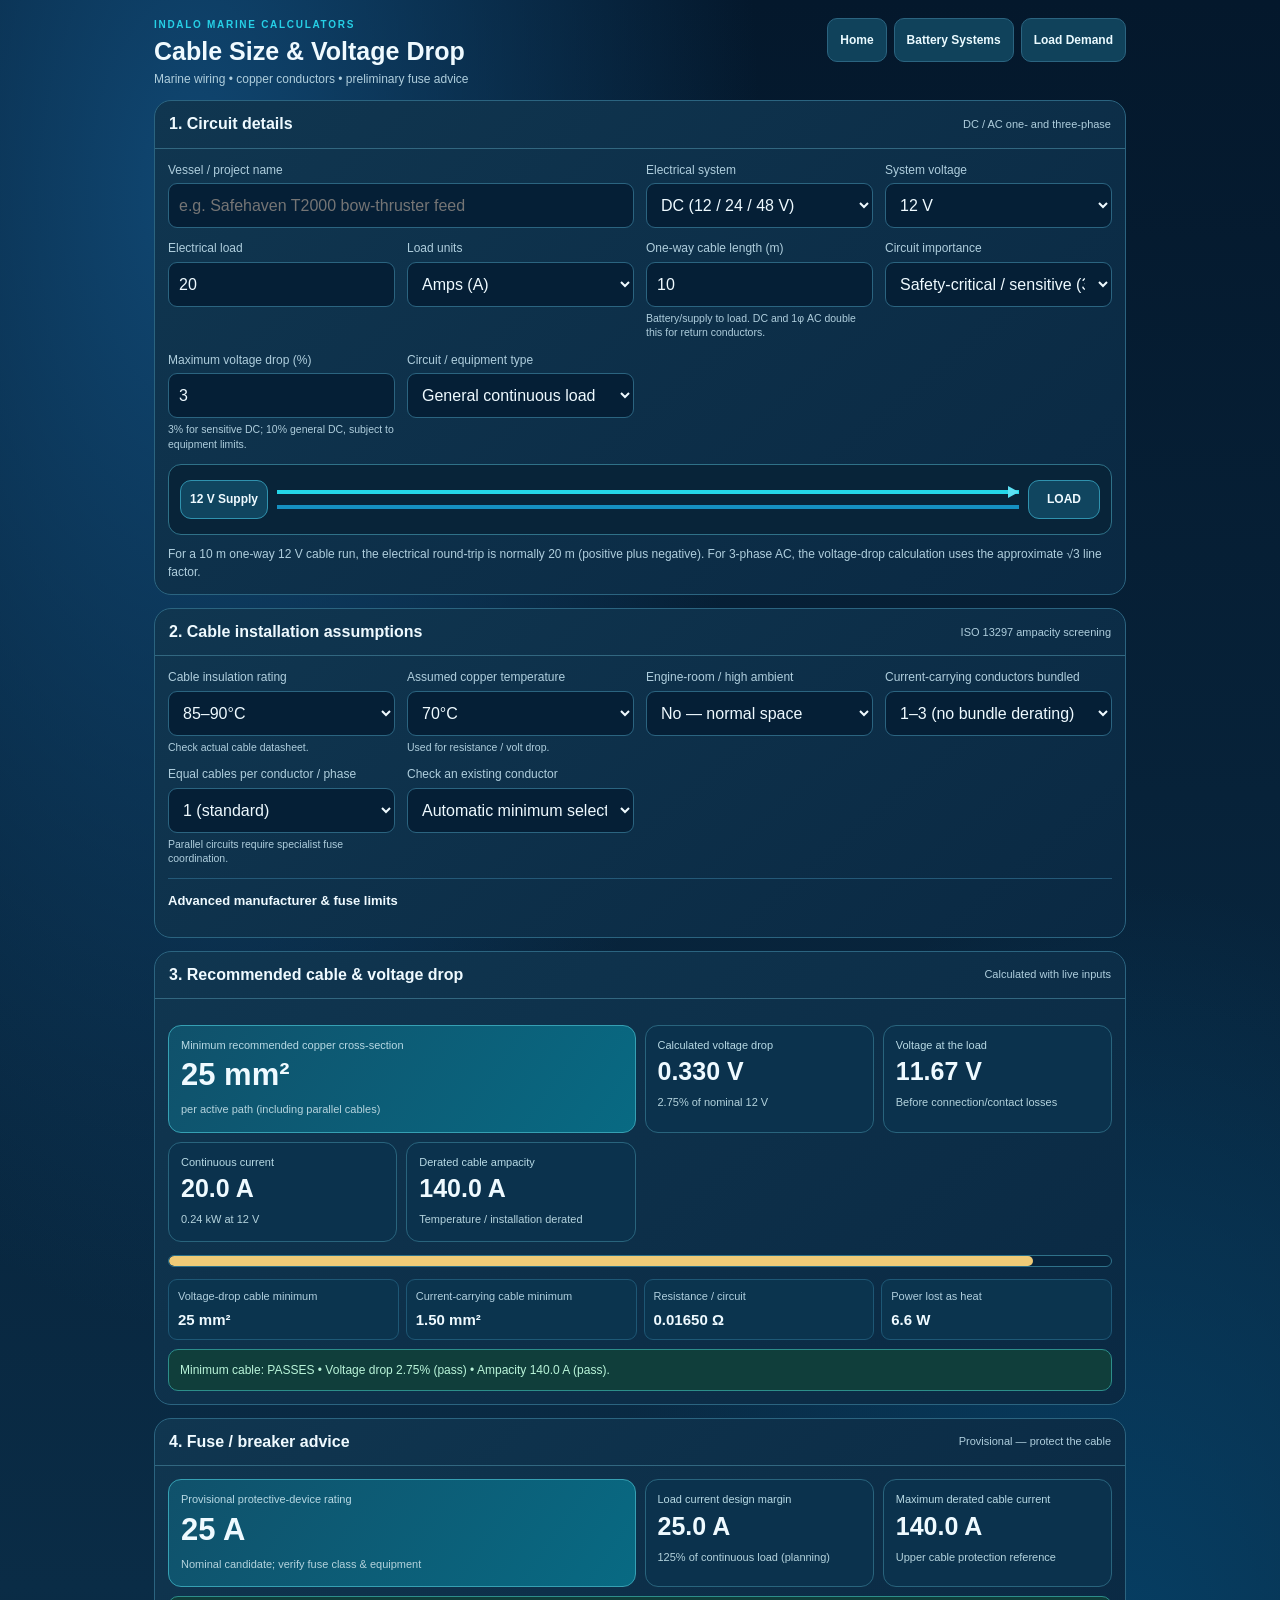
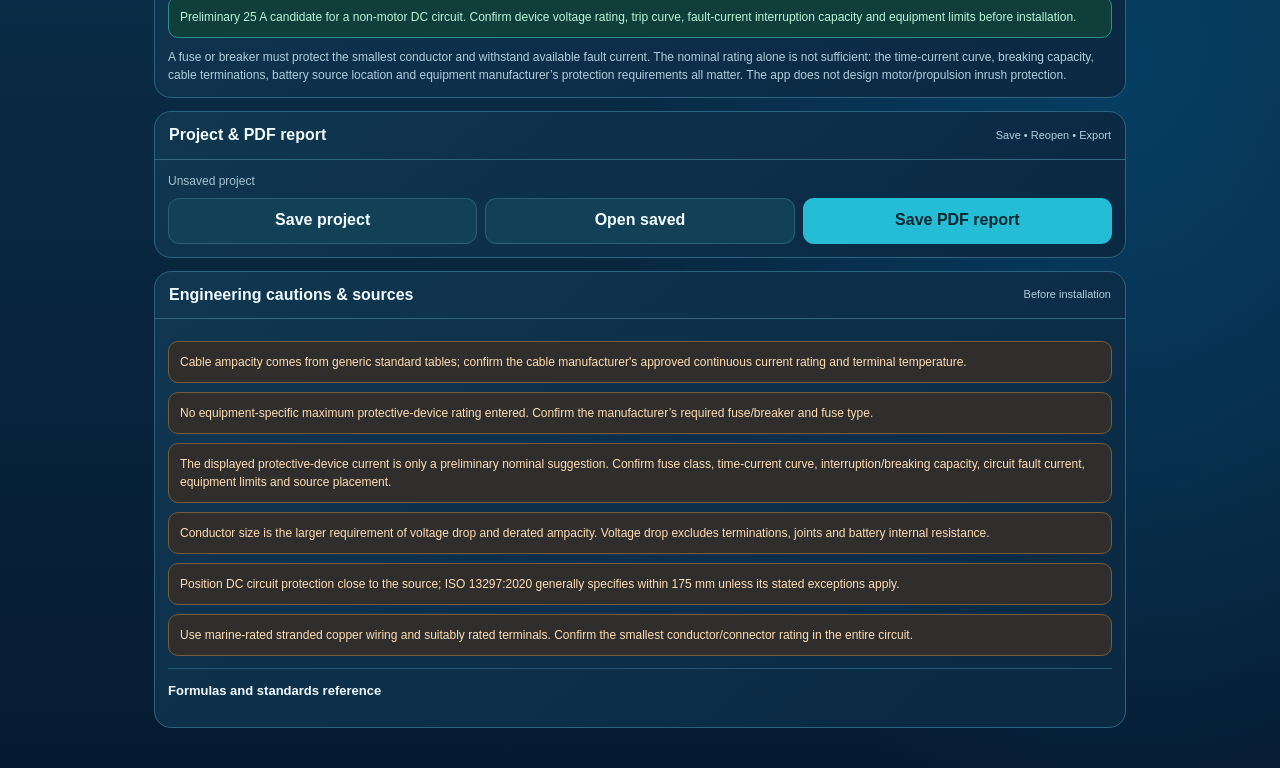
<file: cable.html>
<!doctype html><html lang="en"><head>
<meta charset="utf-8"><meta name="viewport" content="width=device-width,initial-scale=1,viewport-fit=cover">
<meta name="theme-color" content="#071c2b"><meta name="apple-mobile-web-app-capable" content="yes">
<meta name="apple-mobile-web-app-status-bar-style" content="black-translucent"><meta name="apple-mobile-web-app-title" content="Indalo Marine">
<link rel="manifest" href="./cable.webmanifest"><link rel="icon" href="./assets/indalo-app-icon.png" type="image/png"><link rel="apple-touch-icon" href="./assets/indalo-app-icon.png">
<title>Indalo Marine Calculators — Cable Size &amp; Voltage Drop</title>
<style>
:root{--navy:#061e32;--panel:#0d314b;--border:#2b6480;--muted:#afcedd;--cyan:#26d0e6;--light:#effaff}
*{box-sizing:border-box}
body{margin:0;min-height:100vh;background:radial-gradient(ellipse at 15% 8%,#104772,transparent 37%),radial-gradient(ellipse at 88% 70%,#063e63,transparent 33%),linear-gradient(#04182c,#0a2c46 67%,#061b31);font:16px/1.4 -apple-system,BlinkMacSystemFont,"Segoe UI",sans-serif;color:var(--light)}
button,input,select{font:inherit}
main{max-width:1000px;margin:auto;padding:calc(18px + env(safe-area-inset-top)) 14px calc(40px + env(safe-area-inset-bottom))}
header{display:flex;flex-wrap:wrap;justify-content:space-between;align-items:flex-start;gap:11px}
.brand{font-size:10px;letter-spacing:.17em;color:var(--cyan);font-weight:850;margin-bottom:5px}
h1{font-size:clamp(20px,4.9vw,25px);line-height:1.18;margin:0}
header p{margin:4px 0 0;color:var(--muted);font-size:12px}
nav{display:flex;gap:7px;flex-wrap:wrap}
.nav{color:#eafaff;background:#10425b;border:1px solid var(--border);border-radius:10px;padding:9px 12px;min-height:44px;display:inline-flex;align-items:center;text-decoration:none;font-weight:730;font-size:12px}
.panel{border:1px solid var(--border);background:linear-gradient(140deg,#103650,#0a2943);border-radius:17px;overflow:hidden;margin-top:13px}
.head{border-bottom:1px solid #326780;padding:12px 14px;display:flex;align-items:center;justify-content:space-between;gap:7px}
.head h2{font-size:16px;margin:0}.head span{color:var(--muted);font-size:11px;text-align:right}
.body{padding:13px}
.grid{display:grid;grid-template-columns:repeat(2,minmax(0,1fr));gap:12px}
.field{min-width:0}.wide{grid-column:1/-1}
.field label{display:block;font-size:12px;color:var(--muted);margin-bottom:5px}
.field input,.field select{display:block;width:100%;min-height:45px;border-radius:9px;border:1px solid var(--border);background:#051f36;color:var(--light);padding:10px;font-size:16px}
.field small{display:block;color:var(--muted);font-size:10.5px;line-height:1.35;margin-top:4px}
.note{color:var(--muted);font-size:12px;line-height:1.52;margin:10px 0 0}
.diagram{display:flex;align-items:center;gap:9px;margin:13px 0 0;padding:15px 11px;background:#082439;border:1px solid #2f7188;border-radius:13px}
.node{font-size:12px;font-weight:770;text-align:center;background:#10455f;border:1px solid #3092ae;padding:10px 9px;border-radius:11px;min-width:72px}
.conductor{flex:1;min-width:35px;border-top:4px solid #24d6e8;border-bottom:4px solid #1590c1;height:19px;position:relative}
.conductor::after{position:absolute;content:"";right:0;top:-8px;border-left:11px solid #5ce1f3;border-top:6px solid transparent;border-bottom:6px solid transparent}
.results{margin-top:13px;display:grid;grid-template-columns:repeat(2,minmax(0,1fr));gap:9px}
.kpi{background:#0b324d;border:1px solid #29647d;border-radius:13px;padding:12px;min-width:0}
.kpi.hero{grid-column:1/-1;background:linear-gradient(125deg,#10516b,#086a83);border-color:#36a0b3}
.kpi span{display:block;font-size:11px;color:#b7d9e4}.kpi strong{font-size:25px;display:block;margin:4px 0;overflow-wrap:anywhere;line-height:1.16}.kpi.hero strong{font-size:31px}
.kpi em{font-size:11px;font-style:normal;color:#b4d3dd}
.bar{height:12px;border:1px solid #2f728a;background:#07243c;border-radius:50px;overflow:hidden;margin:13px 0 4px}
.bar>div{height:100%;width:10%;background:linear-gradient(90deg,#25d7c6,#27bdea);border-radius:50px;transition:width .16s}
.statrow{display:grid;grid-template-columns:repeat(2,minmax(0,1fr));gap:7px;margin-top:12px}
.statrow div{padding:9px;background:#0b344e;border:1px solid #1e5775;border-radius:9px}
.statrow span{display:block;color:var(--muted);font-size:11px}.statrow strong{font-size:15px;display:block;margin-top:4px}
.message{padding:11px;border:1px solid #755d3b;background:#2f2e2d;color:#ffdeb4;border-radius:10px;font-size:12px;line-height:1.5;margin-top:9px}
.message.good{background:#103e3b;border-color:#2d8e8a;color:#b9f4d9}
.message.error{background:#482432;border-color:#a05b69;color:#ffe3e9}
.chip{background:#16465b;border:1px solid #33758c;padding:5px 8px;font-size:11px;border-radius:999px;color:#c8eff6;display:inline-block;margin:5px 4px 0 0}
.hidden{display:none!important}
details{margin-top:12px;border-top:1px solid #245978}
details summary{display:flex;align-items:center;min-height:45px;cursor:pointer;font-size:13px;font-weight:750}
details .grid{padding:9px 0}
a{color:#79ecf2}
@media(min-width:730px){.grid{grid-template-columns:repeat(4,minmax(0,1fr))}.wide{grid-column:span 2}.results{grid-template-columns:repeat(4,minmax(0,1fr))}.kpi.hero{grid-column:span 2}.statrow{grid-template-columns:repeat(4,minmax(0,1fr))}}
@media(prefers-reduced-motion:reduce){.bar>div{transition:none}}

/* Indalo Marine Calculators v1.0 shared accessibility and iPhone finish */
:root { color-scheme: dark; }
html { -webkit-text-size-adjust: 100%; }
button, a, input, select, textarea { -webkit-tap-highlight-color: transparent; }
button:focus-visible, a:focus-visible, input:focus-visible, select:focus-visible, textarea:focus-visible {
  outline: 2px solid #38e0f5; outline-offset: 2px;
}
h1,h2,h3,strong { overflow-wrap: break-word; }
@media(prefers-reduced-motion:reduce){*{scroll-behavior:auto!important;transition-duration:0s!important;animation-duration:0s!important}}
</style>
</head><body><main>
<header><div><div class="brand">INDALO MARINE CALCULATORS</div><h1>Cable Size &amp; Voltage Drop</h1><p>Marine wiring • copper conductors • preliminary fuse advice</p></div>
<nav><a class="nav" href="./">Home</a><a class="nav" href="./battery.html">Battery Systems</a><a class="nav" href="./load.html">Load Demand</a></nav>
</header>

<section class="panel"><div class="head"><h2>1. Circuit details</h2><span>DC / AC one- and three-phase</span></div>
<div class="body"><div class="grid">
<div class="field wide"><label for="project">Vessel / project name</label><input id="project" placeholder="e.g. Safehaven T2000 bow-thruster feed"></div>
<div class="field"><label for="scheme">Electrical system</label><select id="scheme">
<option value="dc">DC (12 / 24 / 48 V)</option><option value="ac1">230 V AC single-phase</option><option value="ac3">400 V AC three-phase (screening only)</option></select></div>
<div class="field"><label for="volts">System voltage</label><select id="volts"><option value="12" selected>12 V</option><option value="24">24 V</option><option value="48">48 V</option></select></div>
<div class="field"><label for="load">Electrical load</label><input id="load" type="number" min=".01" step="any" value="20"></div>
<div class="field"><label for="loadUnit">Load units</label><select id="loadUnit"><option value="a">Amps (A)</option><option value="w">Watts (W)</option><option value="kw">Kilowatts (kW)</option></select></div>
<div class="field"><label for="length">One-way cable length (m)</label><input id="length" type="number" min=".1" step=".1" value="10"><small>Battery/supply to load. DC and 1φ AC double this for return conductors.</small></div>
<div class="field"><label for="circuitType">Circuit importance</label><select id="circuitType"><option value="critical" selected>Safety-critical / sensitive (3%)</option><option value="normal">General equipment (10%)</option><option value="custom">Custom drop target</option></select></div>
<div class="field"><label for="dropTarget">Maximum voltage drop (%)</label><input id="dropTarget" type="number" min=".1" max="20" step=".5" value="3"><small>3% for sensitive DC; 10% general DC, subject to equipment limits.</small></div>
<div class="field"><label for="loadType">Circuit / equipment type</label><select id="loadType">
<option value="normal">General continuous load</option><option value="motor">Motor / pump / windlass</option><option value="propulsion">Thruster / electric propulsion / high inrush</option>
</select></div>
<div class="field" id="pfWrap"><label for="powerFactor">AC power factor (cos φ)</label><input id="powerFactor" type="number" min=".1" max="1" step=".05" value=".9"><small>Used when power (W / kW) is entered.</small></div>
</div>
<div class="diagram" role="img" aria-label="Diagram of source connected by cable to load">
<div class="node" id="sourceLabel">12 V<br>Supply</div><div class="conductor"></div><div class="node">LOAD</div></div>
<p class="note">For a 10 m one-way 12 V cable run, the electrical round-trip is normally 20 m (positive plus negative). For 3-phase AC, the voltage-drop calculation uses the approximate √3 line factor.</p>
</div></section>

<section class="panel"><div class="head"><h2>2. Cable installation assumptions</h2><span>ISO 13297 ampacity screening</span></div><div class="body">
<div class="grid">
<div class="field"><label for="insulation">Cable insulation rating</label><select id="insulation"><option value="70">70°C</option><option value="90" selected>85–90°C</option><option value="105">105°C</option></select><small>Check actual cable datasheet.</small></div>
<div class="field"><label for="conductorTemp">Assumed copper temperature</label><select id="conductorTemp"><option value="20">20°C</option><option value="40">40°C</option><option value="60">60°C</option><option value="70" selected>70°C</option><option value="90">90°C</option><option value="105">105°C</option></select><small>Used for resistance / volt drop.</small></div>
<div class="field"><label for="engineRoom">Engine-room / high ambient</label><select id="engineRoom"><option value="no">No — normal space</option><option value="yes">Yes — derate</option></select></div>
<div class="field"><label for="bundle">Current-carrying conductors bundled</label><select id="bundle"><option value="1">1–3 (no bundle derating)</option><option value="4">4–6</option><option value="7">7–24</option><option value="25">25 or more</option></select></div>
<div class="field"><label for="parallel">Equal cables per conductor / phase</label><select id="parallel"><option value="1">1 (standard)</option><option value="2">2 parallel</option><option value="3">3 parallel</option><option value="4">4 parallel</option></select><small>Parallel circuits require specialist fuse coordination.</small></div>
<div class="field"><label for="checkSize">Check an existing conductor</label><select id="checkSize"><option value="0">Automatic minimum selection</option>
<option value="1">1 mm²</option><option value="1.5">1.5 mm²</option><option value="2.5">2.5 mm²</option>
<option value="4">4 mm²</option><option value="6">6 mm²</option><option value="10">10 mm²</option>
<option value="16">16 mm²</option><option value="25">25 mm²</option><option value="35">35 mm²</option>
<option value="50">50 mm²</option><option value="70">70 mm²</option><option value="95">95 mm²</option>
<option value="120">120 mm²</option><option value="150">150 mm²</option></select></div>
</div>
<details><summary>Advanced manufacturer &amp; fuse limits</summary><div class="grid">
<div class="field"><label for="makerAmpacity">Verified conductor rated current (A, optional)</label><input id="makerAmpacity" type="number" min="0" step="1" placeholder="Per cable from datasheet"><small>Conservative cap on each conductor before derating.</small></div>
<div class="field"><label for="manufacturerFuseMax">Maximum allowed equipment fuse (A, optional)</label><input id="manufacturerFuseMax" type="number" min="0" step="1" placeholder="Manufacturer value"><small>Upper limit for provisional fuse selection.</small></div>
<div class="field"><label for="duty">Load duration</label><select id="duty"><option value="continuous">Continuous / normal</option><option value="intermittent">Intermittent, non-motor</option></select><small>Does not replace manufacturer peak-current instructions.</small></div>
</div></details>
</div></section>

<section class="panel"><div class="head"><h2>3. Recommended cable &amp; voltage drop</h2><span id="calcStatus">Live results</span></div><div class="body">
<div id="error" class="message error hidden" role="alert"></div>
<div id="results" class="results" aria-live="polite">
<div class="kpi hero"><span>Minimum recommended copper cross-section</span><strong id="recommendedSize">—</strong><em id="sizeSub">per conductor / phase</em></div>
<div class="kpi"><span>Calculated voltage drop</span><strong id="drop">—</strong><em id="dropSub">—</em></div>
<div class="kpi"><span>Voltage at the load</span><strong id="loadVoltage">—</strong><em>Before connection/contact losses</em></div>
<div class="kpi"><span>Continuous current</span><strong id="amps">—</strong><em id="powerSub">—</em></div>
<div class="kpi"><span>Derated cable ampacity</span><strong id="ampacity">—</strong><em id="ampacitySub">—</em></div>
</div>
<div class="bar"><div id="dropBar"></div></div>
<div class="statrow">
<div><span>Voltage-drop cable minimum</span><strong id="dropSize">—</strong></div>
<div><span>Current-carrying cable minimum</span><strong id="ampacitySize">—</strong></div>
<div><span>Resistance / circuit</span><strong id="resistance">—</strong></div>
<div><span>Power lost as heat</span><strong id="heat">—</strong></div>
</div>
<div id="checkStatus" class="message good">Enter or check a cable cross-section.</div>
</div></section>

<section class="panel"><div class="head"><h2>4. Fuse / breaker advice</h2><span>Provisional — protect the cable</span></div><div class="body">
<div class="results" style="margin-top:0"><div class="kpi hero"><span>Provisional protective-device rating</span><strong id="fuse">—</strong><em id="fuseSub">Subject to manufacturer and cable verification</em></div>
<div class="kpi"><span>Load current design margin</span><strong id="fuseLoad">—</strong><em>125% of continuous load (planning)</em></div>
<div class="kpi"><span>Maximum derated cable current</span><strong id="fuseCap">—</strong><em>Upper cable protection reference</em></div></div>
<div id="fuseReason" class="message">Check device voltage, interrupt rating and actual fault current.</div>
<p class="note">A fuse or breaker must protect the smallest conductor and withstand available fault current. The nominal rating alone is not sufficient: the time-current curve, breaking capacity, cable terminations, battery source location and equipment manufacturer’s protection requirements all matter. The app does not design motor/propulsion inrush protection.</p>
</div></section>

<section class="panel"><div class="head"><h2>Project &amp; PDF report</h2><span>Save • Reopen • Export</span></div><div class="body"><div id="projectTools"></div></div></section>
<section class="panel"><div class="head"><h2>Engineering cautions &amp; sources</h2><span>Before installation</span></div><div class="body"><div id="notes"></div>
<details><summary>Formulas and standards reference</summary>
<p class="note">Copper resistance at conductor temperature θ: ρθ = (1/58) × [1 + 0.00393(θ−20)] Ω·mm²/m. For DC and 1-phase AC, ΔV ≈ I × 2L × ρθ/(S×n). For 3-phase AC, ΔV ≈ √3 × I × L × ρθ/(S×n), with cable reactance ignored.</p>
<p class="note">Ampacity references: ISO 13297:2020 Annex A Tables A.1/A.2 (metric stranded copper 70/90/105°C and engine-space/bundle correction), via EN ISO 13297:2021. ISO 13297 covers ordinary DC systems up to 50 V nominal and single-phase AC up to 250 V. Electric propulsion and three-phase installations are covered by other standards. For the full installation, consult the published standard and cable manufacturer's datasheet.</p>
<p class="note">Further details: <a href="https://www.iso.org/standard/69551.html" target="_blank" rel="noopener">ISO 13297:2020</a> · <a href="https://www.bluesea.com/resources/95" target="_blank" rel="noopener">Blue Sea: choosing circuit protection</a> · <a href="https://www.victronenergy.com/media/pg/The_Wiring_Unlimited_book/en/dc-wiring.html" target="_blank" rel="noopener">Victron Wiring Unlimited</a>.</p>
</details></div></section>
</main>
<script src="./cable-core.js"></script><script src="./reports.js"></script>
<script>
(()=>{
"use strict";
const $=id=>document.getElementById(id);
const ids=["project","scheme","volts","load","loadUnit","length","circuitType","dropTarget","loadType","powerFactor","insulation","conductorTemp","engineRoom","bundle","parallel","checkSize","makerAmpacity","manufacturerFuseMax","duty"];
const KEY="indalo-cable-working-v1";
const fmt=(v,d=2)=>Number.isFinite(v)?v.toLocaleString("en-GB",{minimumFractionDigits:d,maximumFractionDigits:d}):"—";
function config(){return Object.fromEntries(ids.map(id=>[id,$(id).value]))}
function result(){return globalThis.CableCalc.compute(config())}
function getState(){return{fields:config()}}
function setState(payload){if(!payload?.fields)throw Error("Invalid cable project");for(const id of ids)if(payload.fields[id]!==undefined)$(id).value=String(payload.fields[id]);syncUI();render()}
function text(el,txt){const d=document.createElement("div");d.className="message";d.textContent=txt;el.append(d)}
function syncUI(){
 const scheme=$("scheme").value,dc=scheme==="dc";
 const v=$("volts"),old=Number(v.value);
 v.replaceChildren();(dc?[12,24,48]:scheme==="ac1"?[230]:[400]).forEach(x=>{const opt=document.createElement("option");opt.value=x;opt.textContent=x+" V";v.append(opt)});
 v.value=dc&&[12,24,48].includes(old)?old:dc?"12":scheme==="ac1"?"230":"400";
 $("pfWrap").classList.toggle("hidden",dc);
 $("sourceLabel").textContent=v.value+" V Supply";
 if($("circuitType").value!=="custom")$("dropTarget").value=$("circuitType").value==="critical"?"3":"10";
}
function render(){
 const r=result(),bad=$("error");bad.textContent=r.errors.join(" ");bad.classList.toggle("hidden",r.valid);
 $("results").classList.toggle("hidden",!r.valid);
 $("calcStatus").textContent=r.valid?"Calculated with live inputs":"Correct inputs";
 $("sourceLabel").textContent=(r.volts||"—")+" V Supply";
 if(!r.valid){$("notes").replaceChildren();$("checkStatus").textContent="No valid calculation.";$("fuse").textContent="—";return}
 const selected=r.chosen;
 $("recommendedSize").textContent=r.recommended?(r.parallel>1?r.parallel+" × ":"")+fmt(r.recommended.size,r.recommended.size%1?2:0)+" mm²":"No valid size";
 $("sizeSub").textContent=r.recommended?"per active path (including parallel cables)":"Increase cable section / check installation";
 $("drop").textContent=selected?fmt(selected.dropV,3)+" V":"—";
 $("dropSub").textContent=selected?fmt(selected.dropPercent,2)+"% of nominal "+fmt(r.volts,0)+" V":"";
 $("loadVoltage").textContent=selected?fmt(selected.receivedV,2)+" V":"—";
 $("amps").textContent=fmt(r.amps,1)+" A";
 $("powerSub").textContent=fmt(r.watts/1000,2)+" kW at "+fmt(r.volts,0)+" V";
 $("ampacity").textContent=selected?fmt(selected.ampacity,1)+" A":"—";
 $("ampacitySub").textContent="Temperature / installation derated";
 $("dropSize").textContent=r.sizeByDrop?fmt(r.sizeByDrop.size,r.sizeByDrop.size%1?2:0)+" mm²":"Beyond table";
 $("ampacitySize").textContent=r.sizeByAmpacity?fmt(r.sizeByAmpacity.size,r.sizeByAmpacity.size%1?2:0)+" mm²":"Beyond table";
 $("resistance").textContent=selected?fmt(selected.resistanceOhms,5)+" Ω":"—";
 $("heat").textContent=selected?fmt(selected.lossW,1)+" W":"—";
 const used=selected?selected.dropPercent/r.voltageTarget*100:0;
 $("dropBar").style.width=Math.max(0,Math.min(100,used))+"%";
 $("dropBar").style.background=used>100?"#ed6c7a":used>85?"#f0cb77":"linear-gradient(90deg,#20d1ad,#20bfe0)";
 const status=$("checkStatus");status.className="message "+(selected?.allowed?"good":"error");
 status.textContent=!selected?"No cable passes both checks within the available size range.":
 (r.checked?"Existing cable "+fmt(r.checked.size,1)+" mm²: ":"Minimum cable: ")+
 (selected.allowed?"PASSES":"FAILS")+
 "  •  Voltage drop "+fmt(selected.dropPercent,2)+"% ("+(selected.dropPass?"pass":"too high")+")"+
 "  •  Ampacity "+fmt(selected.ampacity,1)+" A ("+(selected.ampacityPass?"pass":"too low")+").";
 $("fuse").textContent=r.fuse!==null?fmt(r.fuse,r.fuse%1?1:0)+" A":"Manual design";
 $("fuseSub").textContent=r.fuse!==null?"Nominal candidate; verify fuse class & equipment":"No generic rating available";
 $("fuseLoad").textContent=fmt(r.fuseMin,1)+" A";
 $("fuseCap").textContent=selected?fmt(selected.ampacity,1)+" A":"—";
 const reason=$("fuseReason");reason.className="message "+(r.fuse!==null?"good":"");
 reason.textContent=r.fuse!==null?
 "Preliminary "+fmt(r.fuse,r.fuse%1?1:0)+" A candidate for a non-motor "+(r.dc?"DC":"single-phase AC")+" circuit. Confirm device voltage rating, trip curve, fault-current interruption capacity and equipment limits before installation.":
 r.fuseReason||"Fuse coordination requires further design.";
 const notes=$("notes");notes.replaceChildren();r.warnings.forEach(t=>text(notes,t));
 try{localStorage.setItem(KEY,JSON.stringify(getState()))}catch(e){}
}
$("scheme").addEventListener("change",()=>{syncUI();render()});
$("circuitType").addEventListener("change",()=>{if($("circuitType").value!=="custom")$("dropTarget").value=$("circuitType").value==="critical"?"3":"10";render()});
$("dropTarget").addEventListener("input",()=>{$("circuitType").value="custom";render()});
ids.forEach(id=>{if(["scheme","circuitType","dropTarget"].includes(id))return;$(id).addEventListener("input",render);$(id).addEventListener("change",render)});
let stored=null;
try{stored=JSON.parse(localStorage.getItem(KEY));}catch(e){}
if(stored?.fields)for(const id of ids)if(stored.fields[id]!==undefined)$(id).value=String(stored.fields[id]);
syncUI();render();
globalThis.MarineReports.init({
 kind:"cable",
 suggestName:()=>($("project").value.trim()||"Marine Cable and Voltage Drop"),
 getState,
 setState,
 report:()=>{
  const c=config(),r=result();if(!r.valid)throw Error(r.errors.join(". "));
  const n=(x,d=2)=>Number.isFinite(x)?Number(x).toFixed(d):"Not calculated";
  const row=r.chosen,rec=r.recommended;
  const typename=r.dc?"DC":r.ac1?"AC single-phase":"AC three-phase (screen only)";
  return{
   title:"Marine Cable Sizing & Voltage Drop",
   subtitle:(c.project||"Unnamed vessel")+" / "+typename,
   filename:(c.project||"Indalo-Cable")+"-cable-sizing",
   metrics:[["Recommended cable",rec?(r.parallel>1?r.parallel+" x ":"")+n(rec.size,rec.size%1?1:0)+" mm2":"None"],
    ["Voltage drop",row?n(row.dropPercent,2)+"%":"n/a"],
    ["Circuit current",n(r.amps,1)+" A"],
    ["Fuse guidance",r.fuse!==null?n(r.fuse,1)+" A":"Refer to maker"]],
   sections:[
    {title:"Circuit details",rows:[
     ["Vessel / project",c.project||"Not entered"],["Circuit",typename],
     ["Nominal voltage",n(r.volts,0)+" V"],["Load entered",c.load+" "+c.loadUnit],
     ["Calculated current",n(r.amps,2)+" A"],["Derived electrical power",n(r.watts/1000,2)+" kW"],
     ["AC power factor",r.dc?"Not applicable":n(r.powerFactor,2)],
     ["Equipment category",c.loadType],
     ["One-way run",n(r.length,2)+" m"],["Drop limit",n(r.voltageTarget,1)+"%"]
    ]},
    {title:"Installation data & conductor ratings",rows:[
     ["Conductor material","Stranded copper"],["Cable insulation rating",r.insulation+" deg C"],
     ["Copper assumed temperature",r.conductorTemp+" deg C"],
     ["Engine compartment",r.hot?"Yes (temperature derated)":"No"],
     ["Grouped current-carrying conductors",r.bundle===1?"1-3":r.bundle===4?"4-6":r.bundle===7?"7-24":"25+"],
     ["Parallel runs per phase or pole",String(r.parallel)],
     ["Manufacturer conductor rating entered",r.makerAmpacity?r.makerAmpacity+" A per conductor":"Not supplied"],
     ["Manufacturer maximum fuse entered",r.manufacturerFuseMax?r.manufacturerFuseMax+" A":"Not supplied"],
     ["Copper resistivity model",n(r.rho,6)+" ohm mm2/m"]
    ]},
    {title:"Calculation and selected conductor",rows:[
     ["Voltage-drop-only minimum",r.sizeByDrop?n(r.sizeByDrop.size,1)+" mm2":"Beyond 150 mm2"],
     ["Ampacity-only minimum",r.sizeByAmpacity?n(r.sizeByAmpacity.size,1)+" mm2":"Beyond 150 mm2"],
     ["Minimum section satisfying both",rec?n(rec.size,1)+" mm2 per conductor":"Not found"],
     ["Checked conductor",r.checked?n(r.checked.size,1)+" mm2":"Minimum computed"],
     ["Checked conductor status",row?(row.allowed?"Pass":"FAIL — installation not acceptable"):"No matching conductor"],
     ["Cable total length estimate",n(r.cableMetres,2)+" m (all current-carrying runs)"],
     ["Derated continuous cable current",row?n(row.ampacity,1)+" A":"Not calculated"],
     ["Circuit resistance",row?n(row.resistanceOhms,6)+" ohm":"Not calculated"],
     ["Predicted conductor voltage drop",row?n(row.dropV,3)+" V / "+n(row.dropPercent,2)+"%":"Not calculated"],
     ["Predicted load terminal voltage",row?n(row.receivedV,2)+" V":"Not calculated"],
     ["Calculated copper losses",row?n(row.lossW,2)+" W":"Not calculated"]
    ]},
    {title:"Fuse / overcurrent protection",rows:[
     ["Provisional fuse / breaker",r.fuse!==null?n(r.fuse,1)+" A":"Not offered — specialised review needed"],
     ["Load current design reference",n(r.fuseMin,1)+" A"],
     ["Derated conductor ampacity",row?n(row.ampacity,1)+" A":"Not calculated"],
     ["Fuse recommendation status",r.fuseReason||"Candidate only; final design required"]
    ]},
    {title:"Engineering limitations and references",paragraphs:[
      ...r.warnings,
      "Voltage-drop model: Ohm's law with 20 C copper resistivity (1/58 ohm mm2/m), temperature coefficient 0.00393/K. Both outgoing and returning runs are included for DC and single-phase. Three-phase uses a resistance-only approximation with sqrt(3); reactance and contact losses are excluded.",
      "Ampacity and grouping: ISO 13297:2020 Annex A for stranded copper, using the rated cable insulation and engine-room/bundling factors. This is not a compliance certificate. AC three-phase is a preliminary calculation only (IEC 60092-507).",
      "Fuse advice is withheld on motor, propulsion, high-current and parallel-conductor circuits. A proposed nominal rating never replaces fault-current/breaking-capacity, protective-device time-current, RCD/earth-leakage and manufacturer protection coordination."
    ]}
   ]
  };
 }
});
if("serviceWorker" in navigator&&location.protocol.startsWith("http"))navigator.serviceWorker.register("./sw.js").catch(()=>{});
})();
</script></body></html>
</file>
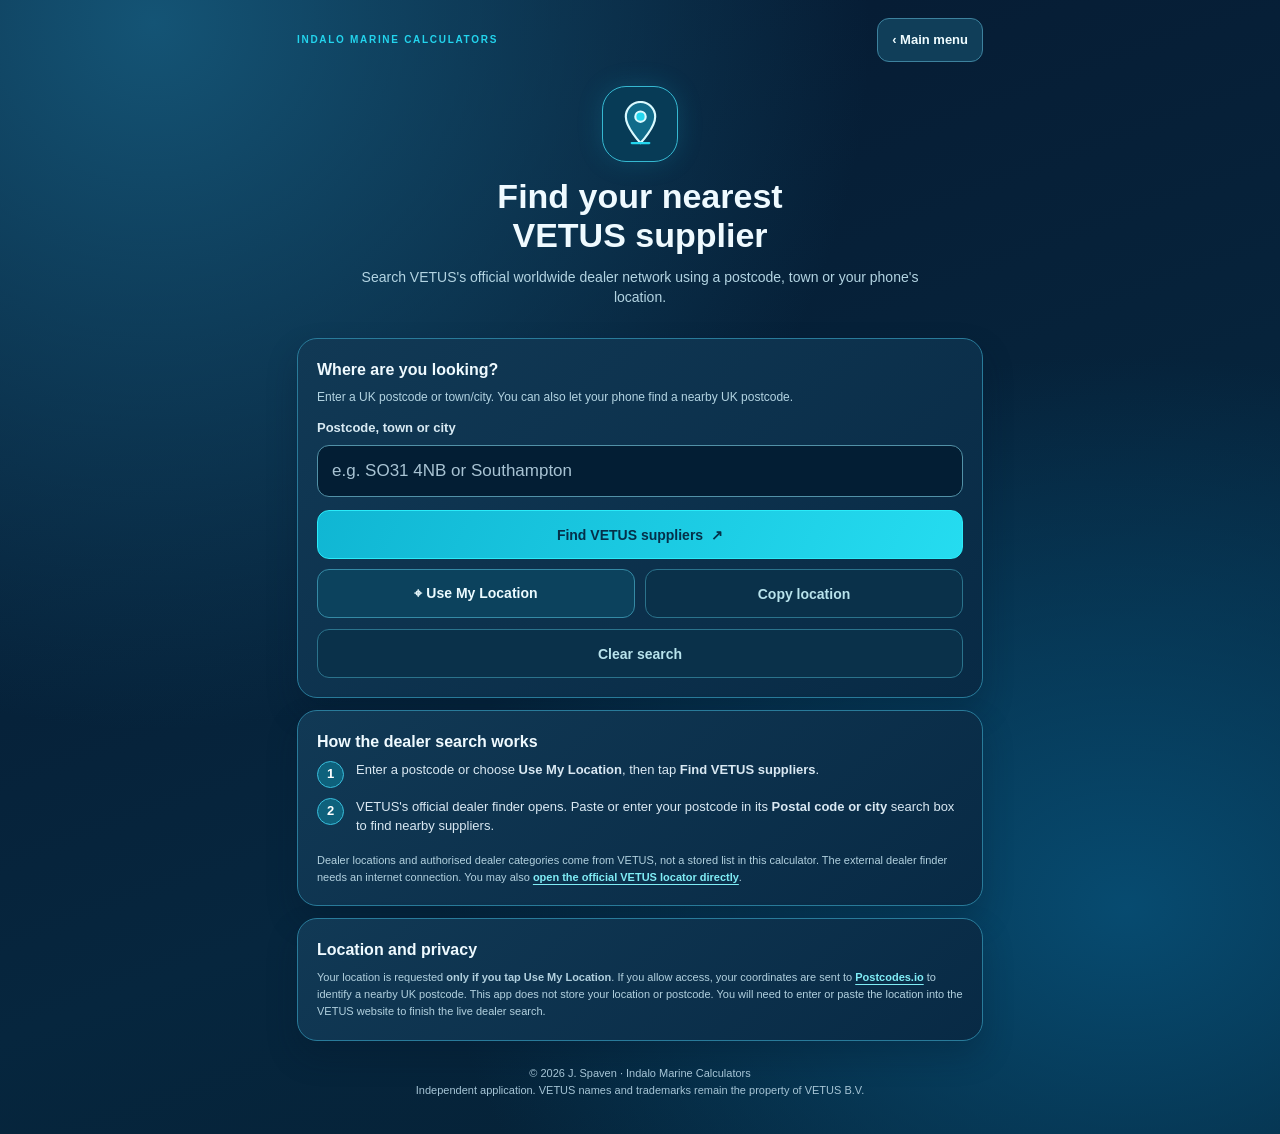
<file: dealer.html>
<!doctype html>
<html lang="en">
<head>
<meta charset="utf-8">
<meta name="viewport" content="width=device-width, initial-scale=1, viewport-fit=cover">
<meta name="theme-color" content="#071c2b">
<meta name="apple-mobile-web-app-capable" content="yes">
<meta name="apple-mobile-web-app-title" content="Indalo Marine">
<meta name="description" content="Find the nearest authorised VETUS dealer using postcode or iPhone location and the official worldwide VETUS dealer locator.">
<link rel="icon" href="./assets/indalo-app-icon.png">
<link rel="apple-touch-icon" href="./assets/indalo-app-icon.png">
<link rel="manifest" href="./manifest.webmanifest">
<title>Find Your Nearest VETUS Supplier | Indalo Marine</title>
<style>
:root{color-scheme:dark;--navy:#041b30;--panel:#0a314e;--cyan:#23d4ed;--border:#297b9a;--ink:#effaff;--muted:#b3d4e2}
*{box-sizing:border-box}
html{-webkit-text-size-adjust:100%;min-height:100%;background:#041a30}
body{margin:0;min-height:100vh;color:var(--ink);font:16px/1.45 -apple-system,BlinkMacSystemFont,"Segoe UI",sans-serif;background:radial-gradient(ellipse at 12% 2%,#145475 0%,transparent 45%),radial-gradient(ellipse at 88% 80%,#074b70 0%,transparent 43%),linear-gradient(160deg,#061931,#06263e 65%,#052034)}
main{max-width:720px;margin:auto;padding:calc(18px + env(safe-area-inset-top)) 17px calc(34px + env(safe-area-inset-bottom))}
.topbar{display:flex;align-items:center;justify-content:space-between;gap:14px}
.homeLink{display:inline-flex;align-items:center;min-height:44px;padding:10px 14px;border:1px solid #3d829e;border-radius:12px;color:#effcff;text-decoration:none;background:#103e59;font-weight:700;font-size:13px}
.brandname{font-size:10px;letter-spacing:.17em;color:var(--cyan);font-weight:800}
.hero{text-align:center;padding:24px 0 18px}
.emblem{width:76px;height:76px;border:1px solid #36b8d1;border-radius:24px;background:#073b56;margin:0 auto 15px;display:grid;place-items:center;box-shadow:0 0 26px #14aacf33}
.emblem svg{width:47px;height:47px}
h1{font-size:clamp(25px,5.4vw,34px);line-height:1.15;margin:0 0 12px;font-weight:800}
.hero p{font-size:14px;color:var(--muted);max-width:560px;margin:0 auto}
.panel{background:linear-gradient(140deg,#113955,#082a45);border:1px solid var(--border);border-radius:20px;padding:19px;margin:12px 0;box-shadow:0 15px 30px #00162b44}
h2{font-size:16px;margin:0 0 8px}
.intro{font-size:12px;color:var(--muted);margin:0 0 13px}
label{display:block;color:#d8eaf3;font-size:13px;font-weight:700;margin:0 0 7px}
input[type=text]{width:100%;min-height:52px;appearance:none;-webkit-appearance:none;border:1px solid #5291a7;background:#031e34;color:#fff;border-radius:12px;padding:12px 14px;font-size:17px;outline-offset:3px}
input::placeholder{color:#a8c3d3}
.actions{display:grid;grid-template-columns:1fr;gap:10px;margin-top:13px}
button,.buttonLink{display:flex;align-items:center;justify-content:center;gap:8px;min-height:49px;width:100%;border-radius:12px;padding:12px 14px;border:1px solid #299fc1;font-size:14px;font-weight:750;cursor:pointer;font-family:inherit}
.primary{background:linear-gradient(115deg,#10b6d3,#25dcf0);color:#053049;border-color:#2aebf9}
.secondary{background:#0c425d;color:#ecfbff;border-color:#358aa5}
.mutedButton{background:#0a314a;color:#b8e3ec;border-color:#2b738c}
button:disabled{opacity:.6;cursor:wait}
button:focus-visible,a:focus-visible,input:focus-visible{outline:3px solid #92f8ff;outline-offset:3px}
.row{display:flex;gap:9px;align-items:center}
.row button{flex:1}
.notice{margin-top:14px;border-radius:11px;border:1px solid #5a94a8;background:#06263c;color:#d7f4fd;padding:12px 13px;font-size:12px;line-height:1.55;overflow-wrap:anywhere}
.notice[hidden]{display:none}
.instructions{display:grid;gap:10px}
.instruction{display:flex;gap:12px;font-size:13px;color:#d9e8f2}
.step{flex:none;width:27px;height:27px;display:grid;place-items:center;border-radius:50%;background:#0e617c;border:1px solid #39bedc;color:white;font-weight:700}
.small{color:#b2d1df;font-size:11px;line-height:1.55}
.official{color:#80edf6;font-weight:700;text-decoration:underline;text-underline-offset:3px}
footer{text-align:center;margin:24px auto 0;max-width:550px;color:#a6c5d6;font-size:11px;line-height:1.6}
@media(min-width:500px){.actions{grid-template-columns:1fr 1fr}.actions .primary{grid-column:1/-1}}
</style>
</head>
<body>
<main>
<div class="topbar"><div class="brandname">INDALO MARINE CALCULATORS</div><a class="homeLink" href="./">‹ Main menu</a></div>
<section class="hero">
<div class="emblem" aria-hidden="true"><svg viewBox="0 0 48 48" fill="none" stroke="#dafaff" stroke-linecap="round" stroke-linejoin="round" stroke-width="2.2"><path d="M24 43s15-16 15-27A15 15 0 0 0 9 16c0 11 15 27 15 27Z" fill="#116b8a"/><circle cx="24" cy="16" r="5.3" fill="#24d6ee"/><path d="M15 43h18" stroke="#24d6ee"/></svg></div>
<h1>Find your nearest<br>VETUS supplier</h1>
<p>Search VETUS's official worldwide dealer network using a postcode, town or your phone's location.</p>
</section>
<section class="panel">
<h2>Where are you looking?</h2>
<p class="intro">Enter a UK postcode or town/city. You can also let your phone find a nearby UK postcode.</p>
<form id="locationForm" novalidate>
<label for="locationInput">Postcode, town or city</label>
<input id="locationInput" name="location" type="text" inputmode="text" autocomplete="postal-code" autocapitalize="characters" maxlength="90" placeholder="e.g. SO31 4NB or Southampton">
<div class="actions">
<button class="primary" id="findDealers" type="submit">Find VETUS suppliers <span aria-hidden="true">↗</span></button>
<button class="secondary" type="button" id="useLocation">⌖ Use My Location</button>
<button class="mutedButton" type="button" id="copyLocation">Copy location</button>
</div>
</form>
<div id="status" class="notice" role="status" aria-live="polite" hidden></div>
<div class="row" style="margin-top:11px"><button type="button" id="clearLocation" class="mutedButton">Clear search</button></div>
</section>
<section class="panel">
<h2>How the dealer search works</h2>
<div class="instructions">
<div class="instruction"><div class="step">1</div><div>Enter a postcode or choose <strong>Use My Location</strong>, then tap <strong>Find VETUS suppliers</strong>.</div></div>
<div class="instruction"><div class="step">2</div><div>VETUS's official dealer finder opens. Paste or enter your postcode in its <strong>Postal code or city</strong> search box to find nearby suppliers.</div></div>
</div>
<p class="small" style="margin:16px 0 0">Dealer locations and authorised dealer categories come from VETUS, not a stored list in this calculator. The external dealer finder needs an internet connection. You may also <a class="official" href="https://vetus.com/dealer-locator/" target="_blank" rel="noopener noreferrer">open the official VETUS locator directly</a>.</p>
</section>
<section class="panel">
<h2>Location and privacy</h2>
<p class="small" style="margin:0">Your location is requested <strong>only if you tap Use My Location</strong>. If you allow access, your coordinates are sent to <a class="official" href="https://postcodes.io/" target="_blank" rel="noopener noreferrer">Postcodes.io</a> to identify a nearby UK postcode. This app does not store your location or postcode. You will need to enter or paste the location into the VETUS website to finish the live dealer search.</p>
</section>
<footer>© 2026 J. Spaven · Indalo Marine Calculators<br>Independent application. VETUS names and trademarks remain the property of VETUS B.V.</footer>
</main>
<script src="./dealer-locator.js"></script>
</body>
</html>
</file>
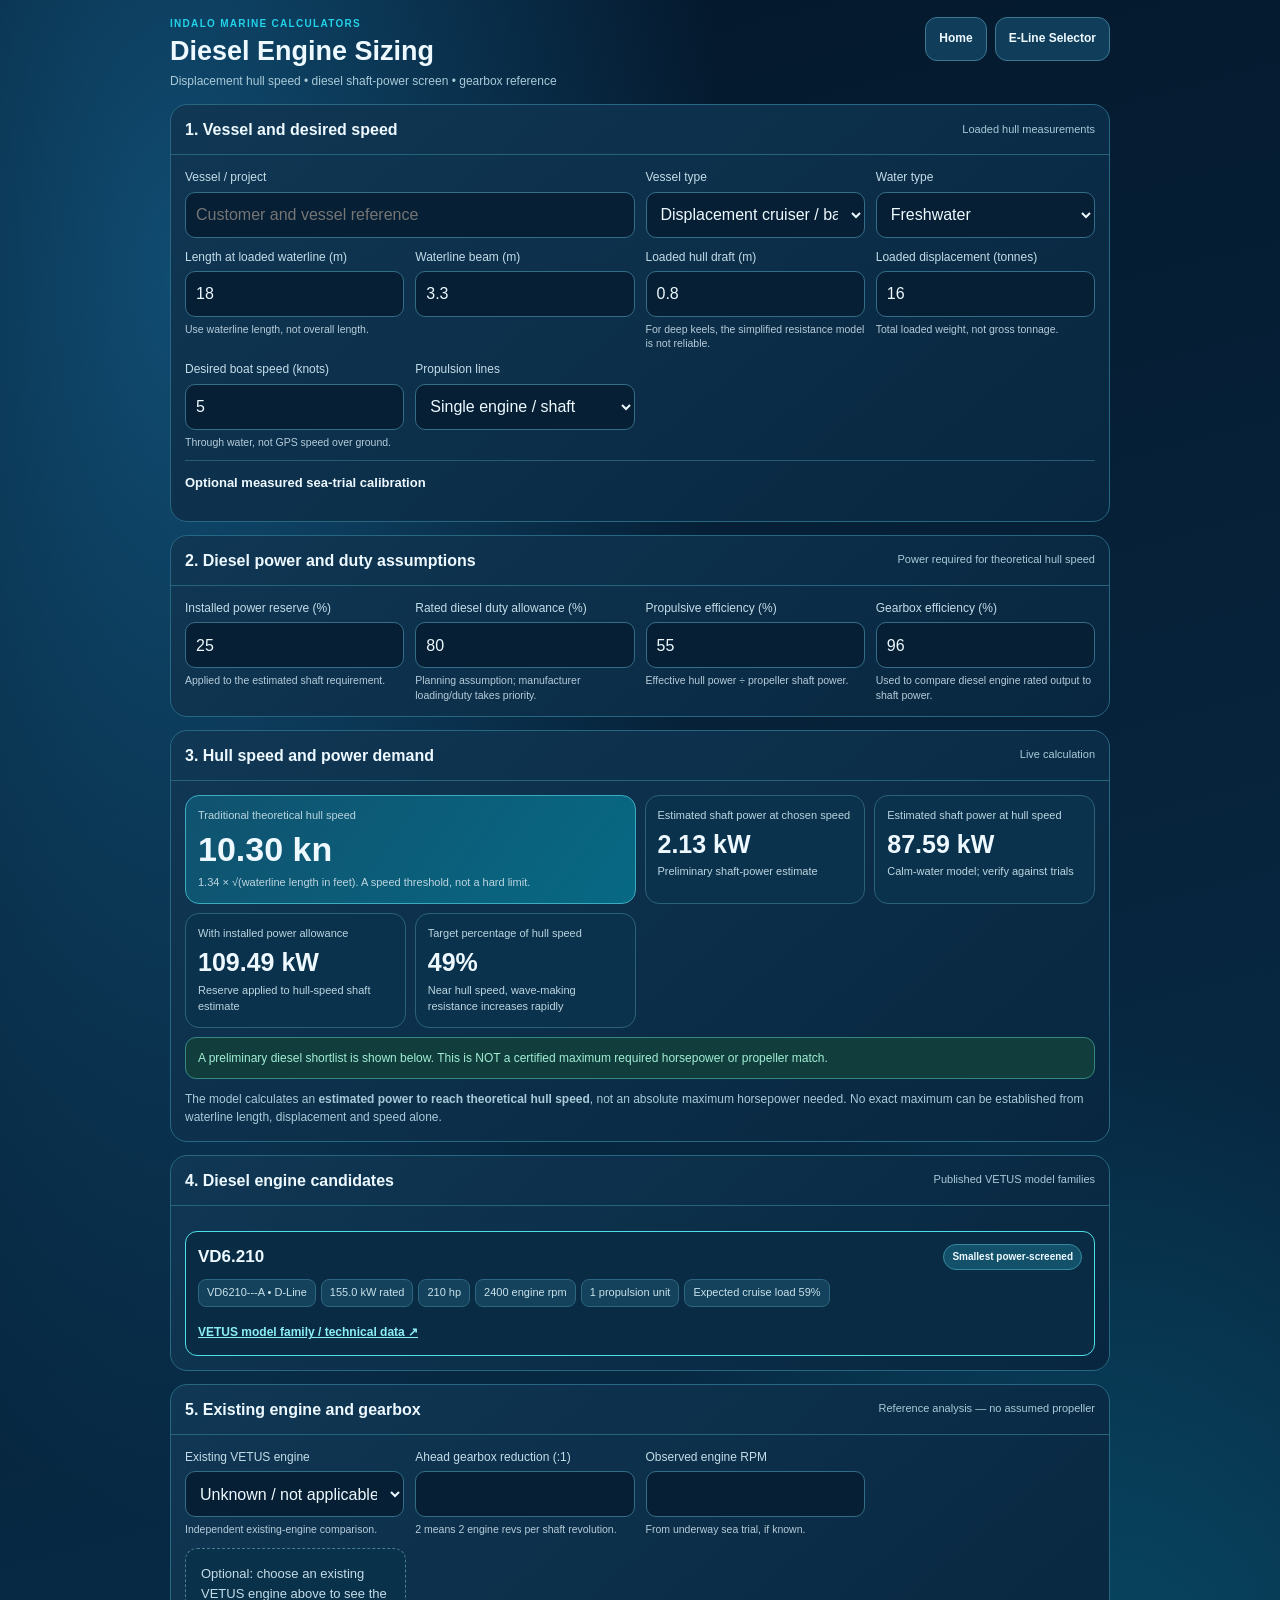
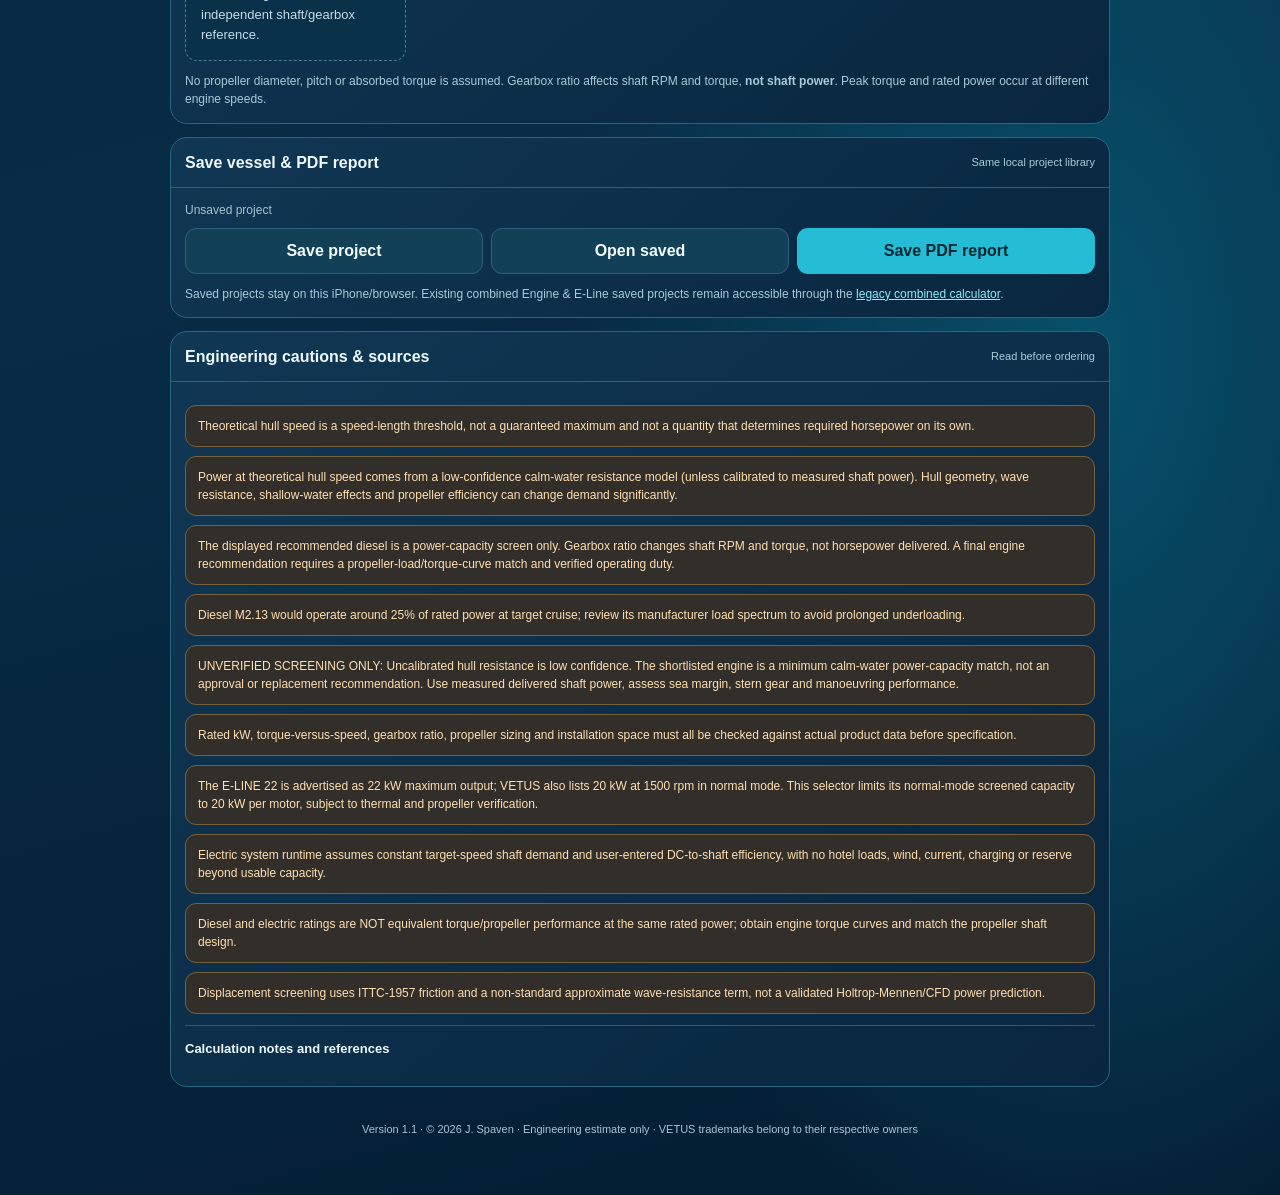
<file: diesel.html>
<!doctype html><html lang="en"><head><meta charset="utf-8"><meta name="viewport" content="width=device-width,initial-scale=1,viewport-fit=cover"><meta name="theme-color" content="#071c2b"><meta name="apple-mobile-web-app-capable" content="yes"><meta name="apple-mobile-web-app-title" content="Indalo Marine"><link rel="apple-touch-icon" href="./assets/indalo-app-icon.png"><link rel="icon" href="./assets/indalo-app-icon.png" type="image/png"><link rel="manifest" href="./diesel.webmanifest"><link rel="stylesheet" href="./propulsion.css"><title>Indalo Marine Calculators — Diesel Engine Sizing</title></head><body data-mode="diesel"><main><header><div><div class="brand">INDALO MARINE CALCULATORS</div><h1>Diesel Engine Sizing</h1><p>Displacement hull speed • diesel shaft-power screen • gearbox reference</p></div><nav><a href="./" class="nav">Home</a><a href="./eline.html" class="nav">E-Line Selector</a></nav></header>
<section class="card"><div class="top"><h2>1. Vessel and desired speed</h2><span>Loaded hull measurements</span></div><div class="inner"><div class="fields">
<div class="field wide"><label for="project">Vessel / project</label><input data-field id="project" placeholder="Customer and vessel reference" type="text"></div>
<div class="field"><label for="hull">Vessel type</label><select data-field id="hull"><option value="displacement" selected>Displacement cruiser / barge</option><option value="canal">Canal / narrowboat</option><option value="semi">Semi-displacement</option><option value="sail">Auxiliary sailing yacht</option></select></div>
<div class="field"><label for="water">Water type</label><select data-field id="water"><option value="fresh" selected>Freshwater</option><option value="sea">Seawater</option></select></div>
<div class="field"><label for="lwl">Length at loaded waterline (m)</label><input data-field id="lwl" type="number" min="3" max="80" step="0.1" value="18"><small>Use waterline length, not overall length.</small></div>
<div class="field"><label for="beam">Waterline beam (m)</label><input data-field id="beam" type="number" min="0.8" max="16" step="0.1" value="3.3"></div>
<div class="field"><label for="draft">Loaded hull draft (m)</label><input data-field id="draft" type="number" min="0.1" max="7" step="0.05" value="0.8"><small>For deep keels, the simplified resistance model is not reliable.</small></div>
<div class="field"><label for="displacement">Loaded displacement (tonnes)</label><input data-field id="displacement" type="number" min="0.3" max="1500" step="0.5" value="16"><small>Total loaded weight, not gross tonnage.</small></div>
<div class="field"><label for="cruise">Desired boat speed (knots)</label><input data-field id="cruise" type="number" min="0.1" max="60" step="0.1" value="5"><small>Through water, not GPS speed over ground.</small></div>
<div class="field"><label for="engines">Propulsion lines</label><select data-field id="engines"><option value="1" selected>Single engine / shaft</option><option value="2">Twin engine / shafts</option></select></div>
</div>
<details><summary>Optional measured sea-trial calibration</summary><div class="fields">
<div class="field"><label for="trialSpeed">Measured through-water speed (kn)</label><input data-field id="trialSpeed" type="number" min="0" max="40" step="0.1" value=""><small>Enter together with measured TOTAL shaft kW.</small></div>
<div class="field"><label for="trialPower">Measured delivered TOTAL shaft power (kW)</label><input data-field id="trialPower" type="number" min="0" max="2000" step="0.1" value=""><small>Not nameplate engine power. Engine ECU percent load alone is not a shaft measurement.</small></div>
</div><p class="note">Both trial entries are required to calibrate the resistance estimate. An uncalibrated estimate is not adequate for a final engine order.</p></details></div></section>
<section class="card"><div class="top"><h2>2. Diesel power and duty assumptions</h2><span>Power required for theoretical hull speed</span></div><div class="inner"><div class="fields">
<div class="field"><label for="reservePct">Installed power reserve (%)</label><input data-field id="reservePct" type="number" min="0" max="100" step="5" value="25"><small>Applied to the estimated shaft requirement.</small></div>
<div class="field"><label for="dieselDuty">Rated diesel duty allowance (%)</label><input data-field id="dieselDuty" type="number" min="50" max="100" step="5" value="80"><small>Planning assumption; manufacturer loading/duty takes priority.</small></div>
<div class="field"><label for="propulsiveEfficiency">Propulsive efficiency (%)</label><input data-field id="propulsiveEfficiency" type="number" min="25" max="85" step="5" value="55"><small>Effective hull power ÷ propeller shaft power.</small></div>
<div class="field"><label for="gearEfficiency">Gearbox efficiency (%)</label><input data-field id="gearEfficiency" type="number" min="70" max="100" step="1" value="96"><small>Used to compare diesel engine rated output to shaft power.</small></div>
</div></div></section>
<section class="card"><div class="top"><h2>3. Hull speed and power demand</h2><span>Live calculation</span></div><div class="inner">
<div id="error" class="warning critical hide" role="alert"></div>
<div id="powerResults">
<div class="stats">
 <div class="stat hero"><span>Traditional theoretical hull speed</span><strong id="hullSpeed">—</strong><em>1.34 × √(waterline length in feet). A speed threshold, not a hard limit.</em></div>
 <div class="stat"><span>Estimated shaft power at chosen speed</span><strong id="cruisePower">—</strong><em id="cruiseQual">Preliminary calm-water prediction</em></div>
 <div class="stat"><span>Estimated shaft power at hull speed</span><strong id="hullPower">—</strong><em id="hullQual">This is not a guaranteed maximum engine power</em></div>
 <div class="stat"><span>With installed power allowance</span><strong id="installedPower">—</strong><em>Reserve applied to hull-speed shaft estimate</em></div>
 <div class="stat"><span>Target percentage of hull speed</span><strong id="speedRatio">—</strong><em>Near hull speed, wave-making resistance increases rapidly</em></div>
</div>
<div id="dieselStatus" class="warning" role="status">Loading results…</div>
<p class="note">The model calculates an <strong>estimated power to reach theoretical hull speed</strong>, not an absolute maximum horsepower needed. No exact maximum can be established from waterline length, displacement and speed alone.</p>

</div></div></section>
<section class="card"><div class="top"><h2>4. Diesel engine candidates</h2><span>Published VETUS model families</span></div><div class="inner"><div id="candidates" aria-live="polite"></div></div></section>
<section class="card"><div class="top"><h2>5. Existing engine and gearbox</h2><span>Reference analysis — no assumed propeller</span></div><div class="inner">
<div class="fields">
<div class="field"><label for="referenceEngine">Existing VETUS engine</label><select data-field id="referenceEngine"><option value="" selected>Unknown / not applicable</option><option value="M2.13">M2.13</option><option value="M2.18">M2.18</option><option value="M3.29">M3.29</option><option value="M4.35">M4.35</option><option value="M4.45">M4.45</option><option value="M4.56">M4.56</option><option value="VH4.65">VH4.65</option><option value="VH4.80">VH4.80</option><option value="VD4.120">VD4.120</option><option value="VD4.140">VD4.140</option><option value="VD6.170">VD6.170</option><option value="VD6.210">VD6.210</option></select><small>Independent existing-engine comparison.</small></div>
<div class="field"><label for="gearboxRatio">Ahead gearbox reduction (:1)</label><input data-field id="gearboxRatio" type="number" min="1" max="8" step="0.05" value=""><small>2 means 2 engine revs per shaft revolution.</small></div>
<div class="field"><label for="observedEngineRPM">Observed engine RPM</label><input data-field id="observedEngineRPM" type="number" min="200" max="8000" step="50" value=""><small>From underway sea trial, if known.</small></div>
</div>
<div id="referenceResults" class="stats" style="margin-top:12px"></div>
<p class="note">No propeller diameter, pitch or absorbed torque is assumed. Gearbox ratio affects shaft RPM and torque, <strong>not shaft power</strong>. Peak torque and rated power occur at different engine speeds.</p></div></section>
<section class="card"><div class="top"><h2>Save vessel & PDF report</h2><span>Same local project library</span></div><div class="inner"><div id="projectTools"></div><p class="note">Saved projects stay on this iPhone/browser. Existing combined Engine &amp; E-Line saved projects remain accessible through the <a href="./engine.html">legacy combined calculator</a>.</p></div></section>
<section class="card"><div class="top"><h2>Engineering cautions & sources</h2><span>Read before ordering</span></div><div class="inner"><div id="notices"></div><details><summary>Calculation notes and references</summary>
<p class="note">Displacement hull speed = 1.34 × √(LWL in feet), in knots. The powering estimate uses the existing Indalo friction and simplified residual resistance model. Sea-trial measured total shaft power can calibrate the model.</p>
<p class="note">Diesel ratings / E-Line product models are from the <a href="https://webshop.vetus.com/en/products/engines/m-line-engines/" target="_blank" rel="noopener noreferrer">VETUS diesel engine catalogue</a> and <a href="https://webshop.vetus.com/en/products/electric-propulsion/e-line-engines" target="_blank" rel="noopener noreferrer">VETUS E-Line catalogue</a>. Installation and torque/duty curves must be checked for each model.</p>
</details></div></section>
<footer class="disclaimer">Version 1.1 · © 2026 J. Spaven · Engineering estimate only · VETUS trademarks belong to their respective owners</footer></main><script src="./resistance.js"></script><script src="./engine-core.js"></script><script src="./propulsion-split.js"></script><script src="./reports.js"></script><script src="./propulsion-ui.js"></script></body></html>
</file>
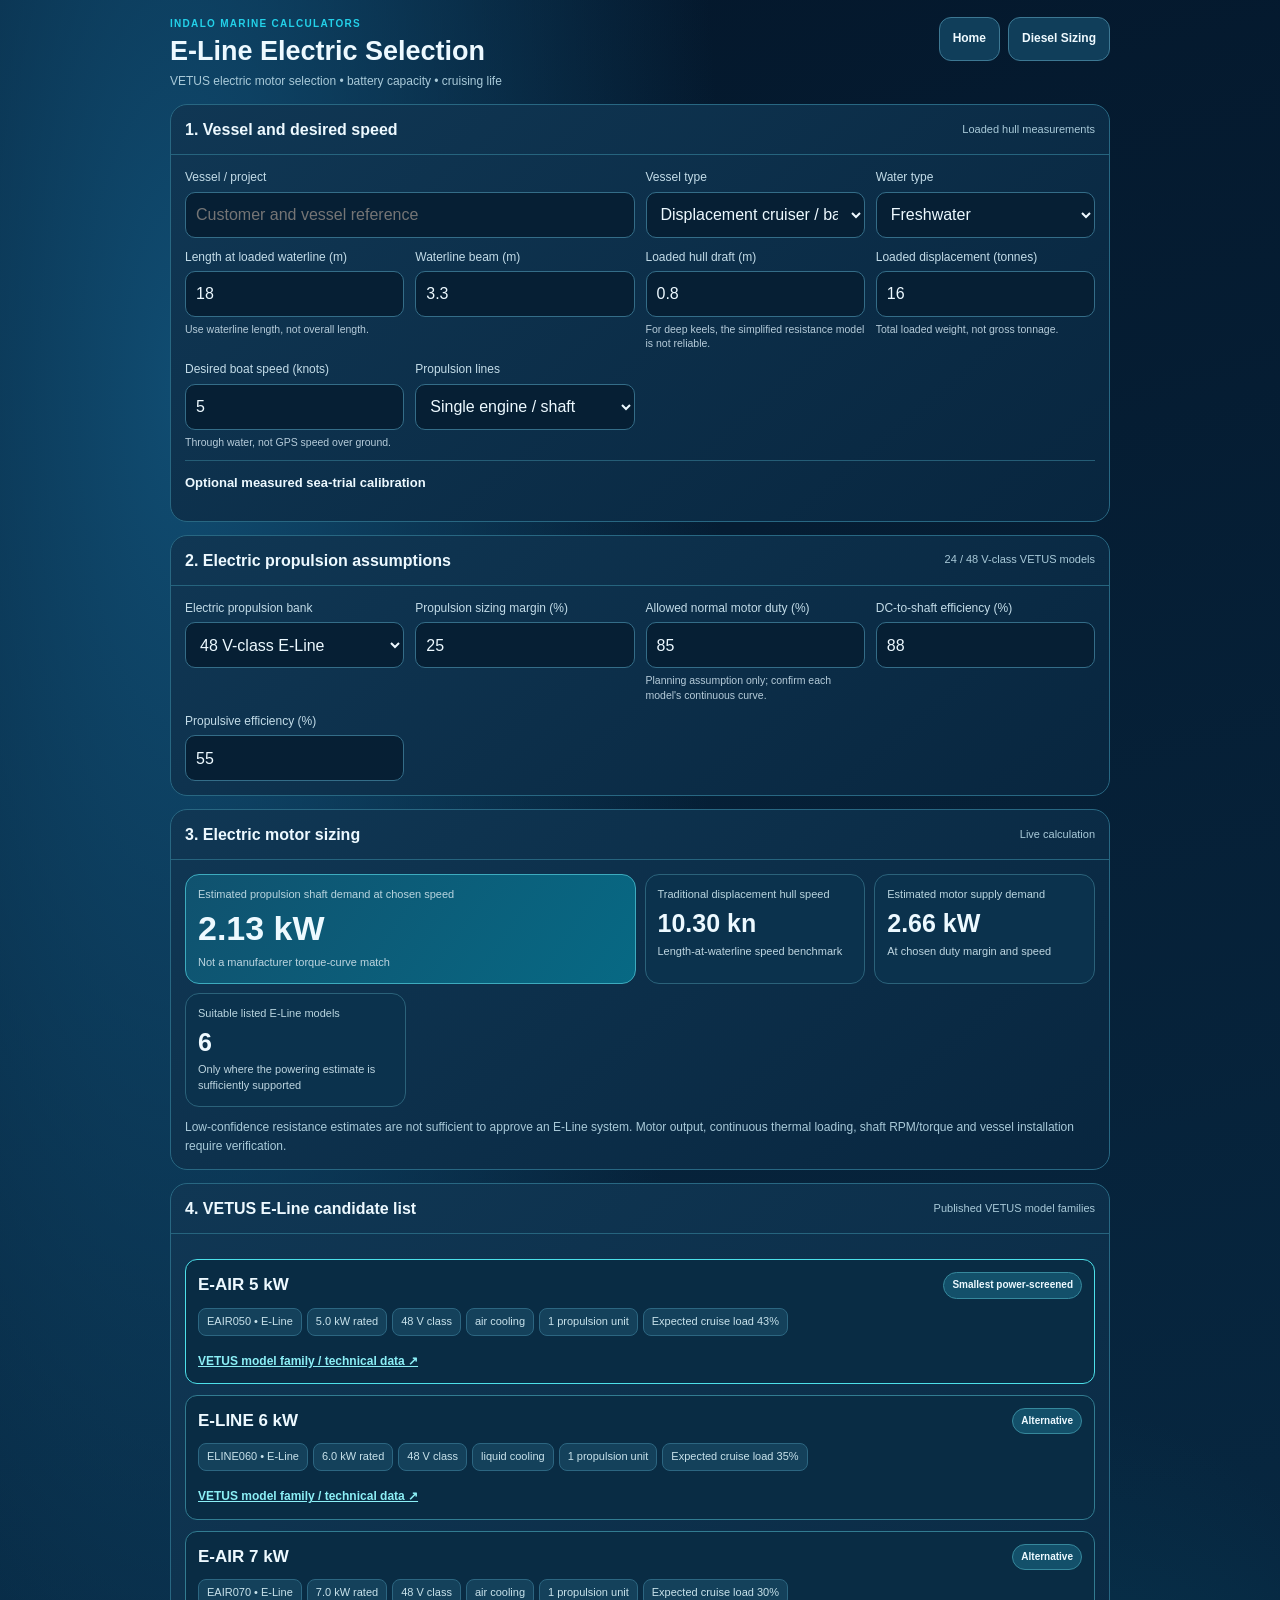
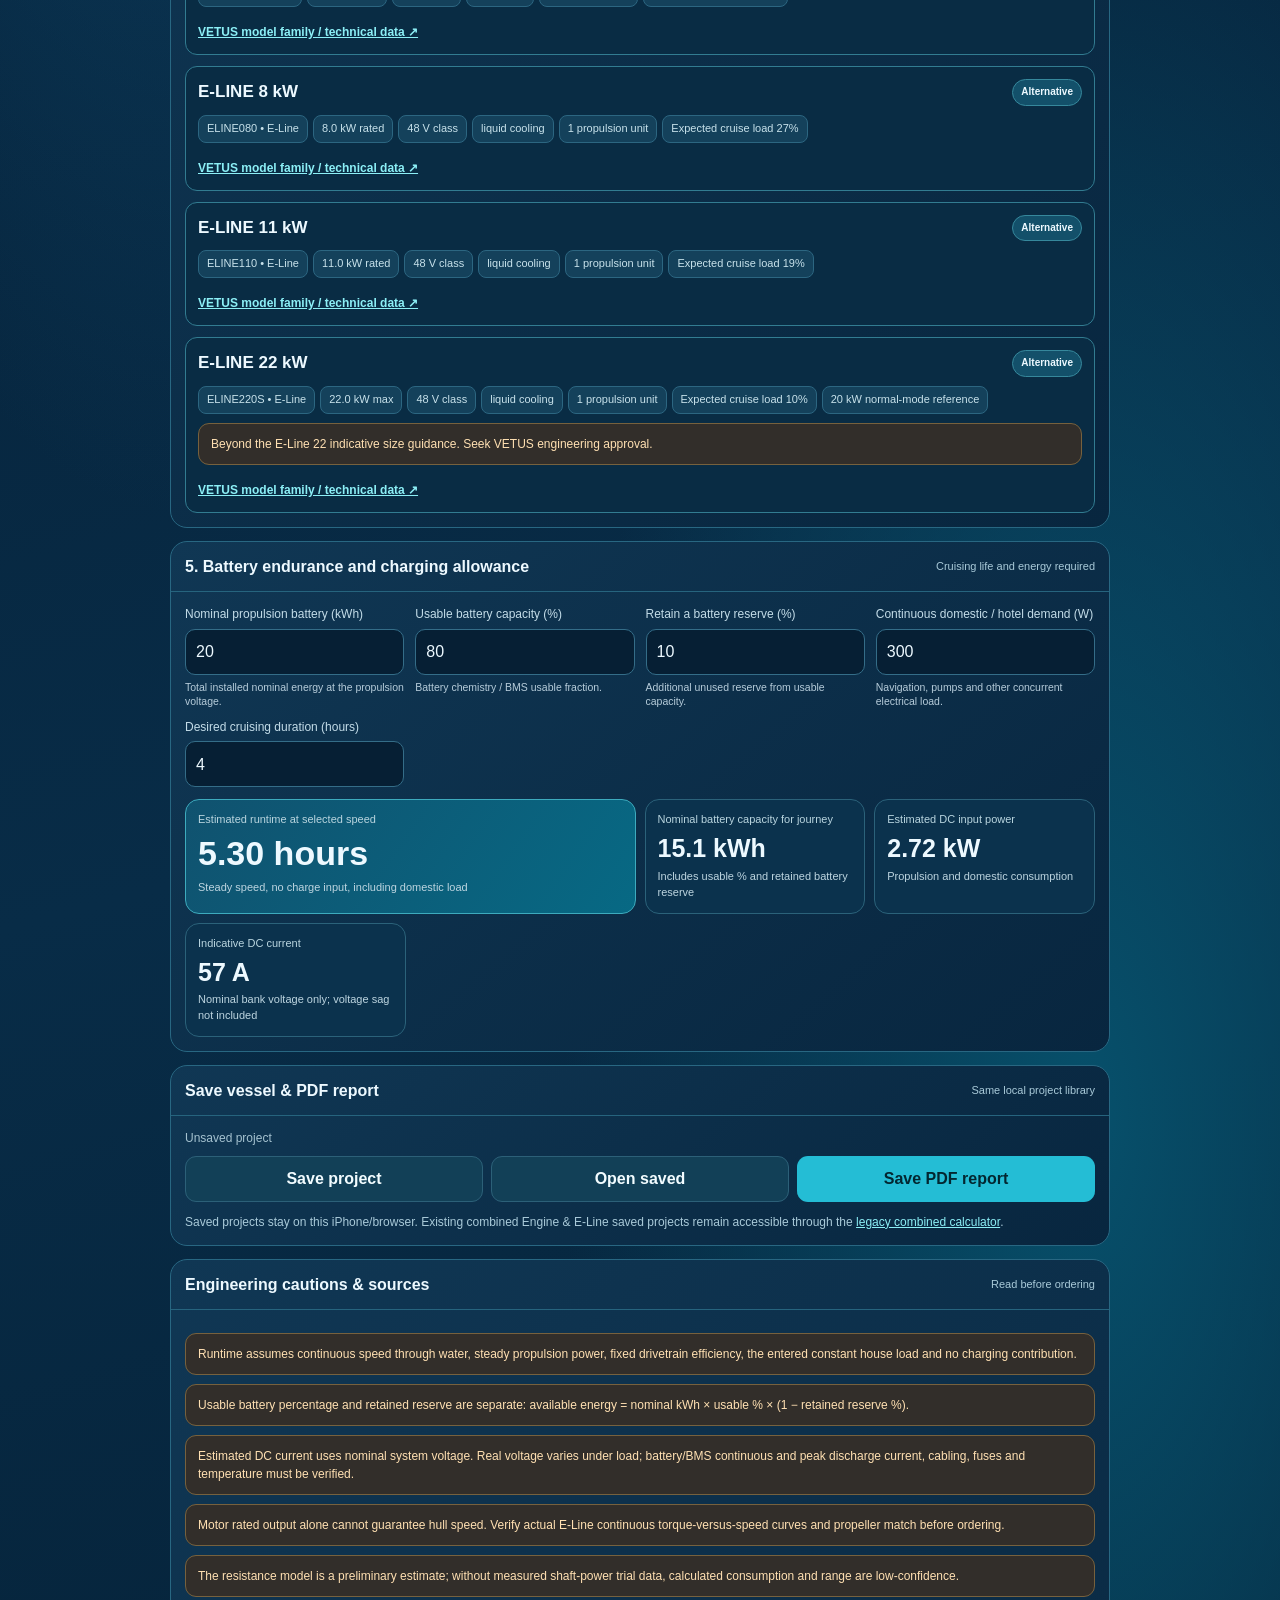
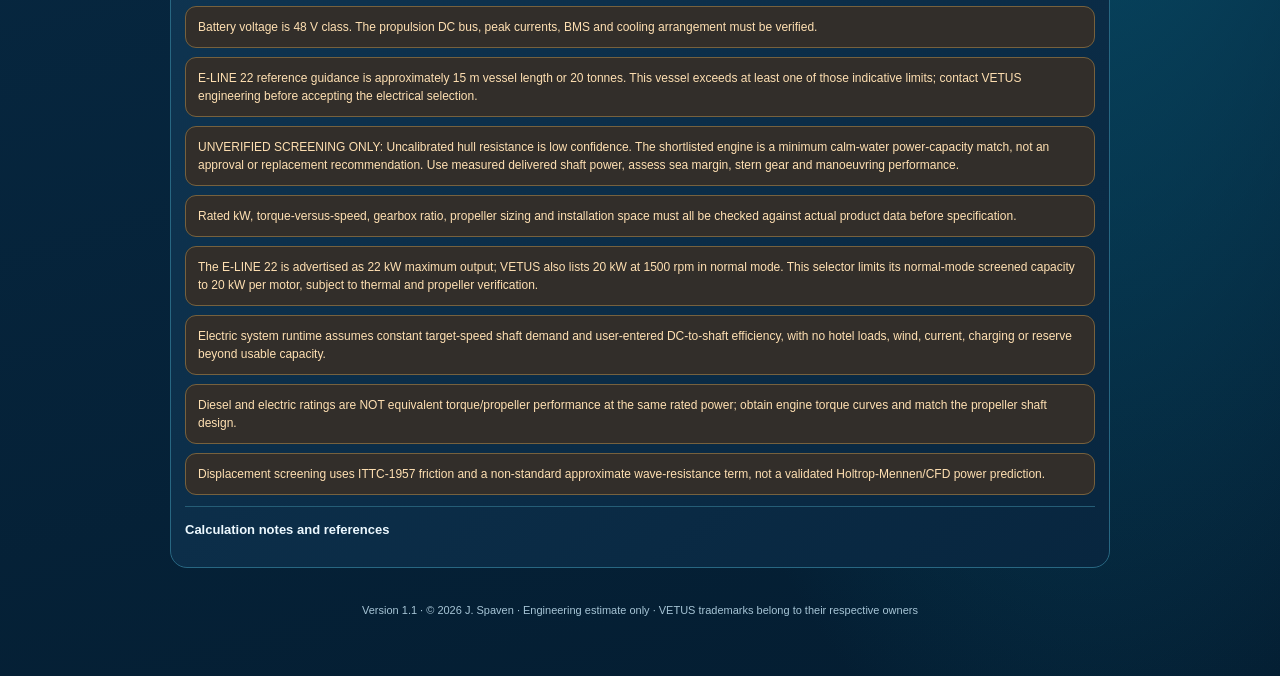
<file: eline.html>
<!doctype html><html lang="en"><head><meta charset="utf-8"><meta name="viewport" content="width=device-width,initial-scale=1,viewport-fit=cover"><meta name="theme-color" content="#071c2b"><meta name="apple-mobile-web-app-capable" content="yes"><meta name="apple-mobile-web-app-title" content="Indalo Marine"><link rel="apple-touch-icon" href="./assets/indalo-app-icon.png"><link rel="icon" href="./assets/indalo-app-icon.png" type="image/png"><link rel="manifest" href="./eline.webmanifest"><link rel="stylesheet" href="./propulsion.css"><title>Indalo Marine Calculators — E-Line Electric Selection</title></head><body data-mode="eline"><main><header><div><div class="brand">INDALO MARINE CALCULATORS</div><h1>E-Line Electric Selection</h1><p>VETUS electric motor selection • battery capacity • cruising life</p></div><nav><a href="./" class="nav">Home</a><a href="./diesel.html" class="nav">Diesel Sizing</a></nav></header>
<section class="card"><div class="top"><h2>1. Vessel and desired speed</h2><span>Loaded hull measurements</span></div><div class="inner"><div class="fields">
<div class="field wide"><label for="project">Vessel / project</label><input data-field id="project" placeholder="Customer and vessel reference" type="text"></div>
<div class="field"><label for="hull">Vessel type</label><select data-field id="hull"><option value="displacement" selected>Displacement cruiser / barge</option><option value="canal">Canal / narrowboat</option><option value="semi">Semi-displacement</option><option value="sail">Auxiliary sailing yacht</option></select></div>
<div class="field"><label for="water">Water type</label><select data-field id="water"><option value="fresh" selected>Freshwater</option><option value="sea">Seawater</option></select></div>
<div class="field"><label for="lwl">Length at loaded waterline (m)</label><input data-field id="lwl" type="number" min="3" max="80" step="0.1" value="18"><small>Use waterline length, not overall length.</small></div>
<div class="field"><label for="beam">Waterline beam (m)</label><input data-field id="beam" type="number" min="0.8" max="16" step="0.1" value="3.3"></div>
<div class="field"><label for="draft">Loaded hull draft (m)</label><input data-field id="draft" type="number" min="0.1" max="7" step="0.05" value="0.8"><small>For deep keels, the simplified resistance model is not reliable.</small></div>
<div class="field"><label for="displacement">Loaded displacement (tonnes)</label><input data-field id="displacement" type="number" min="0.3" max="1500" step="0.5" value="16"><small>Total loaded weight, not gross tonnage.</small></div>
<div class="field"><label for="cruise">Desired boat speed (knots)</label><input data-field id="cruise" type="number" min="0.1" max="60" step="0.1" value="5"><small>Through water, not GPS speed over ground.</small></div>
<div class="field"><label for="engines">Propulsion lines</label><select data-field id="engines"><option value="1" selected>Single engine / shaft</option><option value="2">Twin engine / shafts</option></select></div>
</div>
<details><summary>Optional measured sea-trial calibration</summary><div class="fields">
<div class="field"><label for="trialSpeed">Measured through-water speed (kn)</label><input data-field id="trialSpeed" type="number" min="0" max="40" step="0.1" value=""><small>Enter together with measured TOTAL shaft kW.</small></div>
<div class="field"><label for="trialPower">Measured delivered TOTAL shaft power (kW)</label><input data-field id="trialPower" type="number" min="0" max="2000" step="0.1" value=""><small>Not nameplate engine power. Engine ECU percent load alone is not a shaft measurement.</small></div>
</div><p class="note">Both trial entries are required to calibrate the resistance estimate. An uncalibrated estimate is not adequate for a final engine order.</p></details></div></section>
<section class="card"><div class="top"><h2>2. Electric propulsion assumptions</h2><span>24 / 48 V-class VETUS models</span></div><div class="inner">
<div class="fields">
<div class="field"><label for="eVoltage">Electric propulsion bank</label><select data-field id="eVoltage"><option value="48" selected>48 V-class E-Line</option><option value="24">24 V-class E-AIR 5 kW</option></select></div>
<div class="field"><label for="reservePct">Propulsion sizing margin (%)</label><input data-field id="reservePct" type="number" min="0" max="100" step="5" value="25"></div>
<div class="field"><label for="electricDuty">Allowed normal motor duty (%)</label><input data-field id="electricDuty" type="number" min="50" max="100" step="5" value="85"><small>Planning assumption only; confirm each model's continuous curve.</small></div>
<div class="field"><label for="electricEfficiency">DC-to-shaft efficiency (%)</label><input data-field id="electricEfficiency" type="number" min="60" max="100" step="1" value="88"></div>
<div class="field"><label for="propulsiveEfficiency">Propulsive efficiency (%)</label><input data-field id="propulsiveEfficiency" type="number" min="25" max="85" step="5" value="55"></div>
</div></div></section>
<section class="card"><div class="top"><h2>3. Electric motor sizing</h2><span>Live calculation</span></div><div class="inner">
<div id="error" class="warning critical hide" role="alert"></div>
<div id="powerResults"><div class="stats">
 <div class="stat hero"><span>Estimated propulsion shaft demand at chosen speed</span><strong id="cruisePower">—</strong><em>Not a manufacturer torque-curve match</em></div>
 <div class="stat"><span>Traditional displacement hull speed</span><strong id="hullSpeed">—</strong><em>Length-at-waterline speed benchmark</em></div>
 <div class="stat"><span>Estimated motor supply demand</span><strong id="motorPower">—</strong><em>At chosen duty margin and speed</em></div>
 <div class="stat"><span>Suitable listed E-Line models</span><strong id="motorCount">—</strong><em>Only where the powering estimate is sufficiently supported</em></div>
</div><p class="note">Low-confidence resistance estimates are not sufficient to approve an E-Line system. Motor output, continuous thermal loading, shaft RPM/torque and vessel installation require verification.</p>
</div></div></section>
<section class="card"><div class="top"><h2>4. VETUS E-Line candidate list</h2><span>Published VETUS model families</span></div><div class="inner"><div id="candidates" aria-live="polite"></div></div></section>
<section class="card"><div class="top"><h2>5. Battery endurance and charging allowance</h2><span>Cruising life and energy required</span></div><div class="inner">
<div class="fields">
<div class="field"><label for="batteryKWh">Nominal propulsion battery (kWh)</label><input data-field id="batteryKWh" type="number" min="0.1" max="2000" step="0.5" value="20"><small>Total installed nominal energy at the propulsion voltage.</small></div>
<div class="field"><label for="usablePercent">Usable battery capacity (%)</label><input data-field id="usablePercent" type="number" min="5" max="100" step="5" value="80"><small>Battery chemistry / BMS usable fraction.</small></div>
<div class="field"><label for="energyReservePercent">Retain a battery reserve (%)</label><input data-field id="energyReservePercent" type="number" min="0" max="94" step="5" value="10"><small>Additional unused reserve from usable capacity.</small></div>
<div class="field"><label for="hotelWatts">Continuous domestic / hotel demand (W)</label><input data-field id="hotelWatts" type="number" min="0" max="100000" step="50" value="300"><small>Navigation, pumps and other concurrent electrical load.</small></div>
<div class="field"><label for="hours">Desired cruising duration (hours)</label><input data-field id="hours" type="number" min="0.25" max="72" step="0.5" value="4"></div>
</div>
<div class="stats" style="margin-top:12px">
 <div class="stat hero"><span>Estimated runtime at selected speed</span><strong id="runtime">—</strong><em>Steady speed, no charge input, including domestic load</em></div>
 <div class="stat"><span>Nominal battery capacity for journey</span><strong id="neededKWh">—</strong><em>Includes usable % and retained battery reserve</em></div>
 <div class="stat"><span>Estimated DC input power</span><strong id="inputKw">—</strong><em>Propulsion and domestic consumption</em></div>
 <div class="stat"><span>Indicative DC current</span><strong id="currentA">—</strong><em>Nominal bank voltage only; voltage sag not included</em></div>
</div></div></section>
<section class="card"><div class="top"><h2>Save vessel & PDF report</h2><span>Same local project library</span></div><div class="inner"><div id="projectTools"></div><p class="note">Saved projects stay on this iPhone/browser. Existing combined Engine &amp; E-Line saved projects remain accessible through the <a href="./engine.html">legacy combined calculator</a>.</p></div></section>
<section class="card"><div class="top"><h2>Engineering cautions & sources</h2><span>Read before ordering</span></div><div class="inner"><div id="notices"></div><details><summary>Calculation notes and references</summary>
<p class="note">Displacement hull speed = 1.34 × √(LWL in feet), in knots. The powering estimate uses the existing Indalo friction and simplified residual resistance model. Sea-trial measured total shaft power can calibrate the model.</p>
<p class="note">Diesel ratings / E-Line product models are from the <a href="https://webshop.vetus.com/en/products/engines/m-line-engines/" target="_blank" rel="noopener noreferrer">VETUS diesel engine catalogue</a> and <a href="https://webshop.vetus.com/en/products/electric-propulsion/e-line-engines" target="_blank" rel="noopener noreferrer">VETUS E-Line catalogue</a>. Installation and torque/duty curves must be checked for each model.</p>
</details></div></section>
<footer class="disclaimer">Version 1.1 · © 2026 J. Spaven · Engineering estimate only · VETUS trademarks belong to their respective owners</footer></main><script src="./resistance.js"></script><script src="./engine-core.js"></script><script src="./propulsion-split.js"></script><script src="./reports.js"></script><script src="./propulsion-ui.js"></script></body></html>
</file>
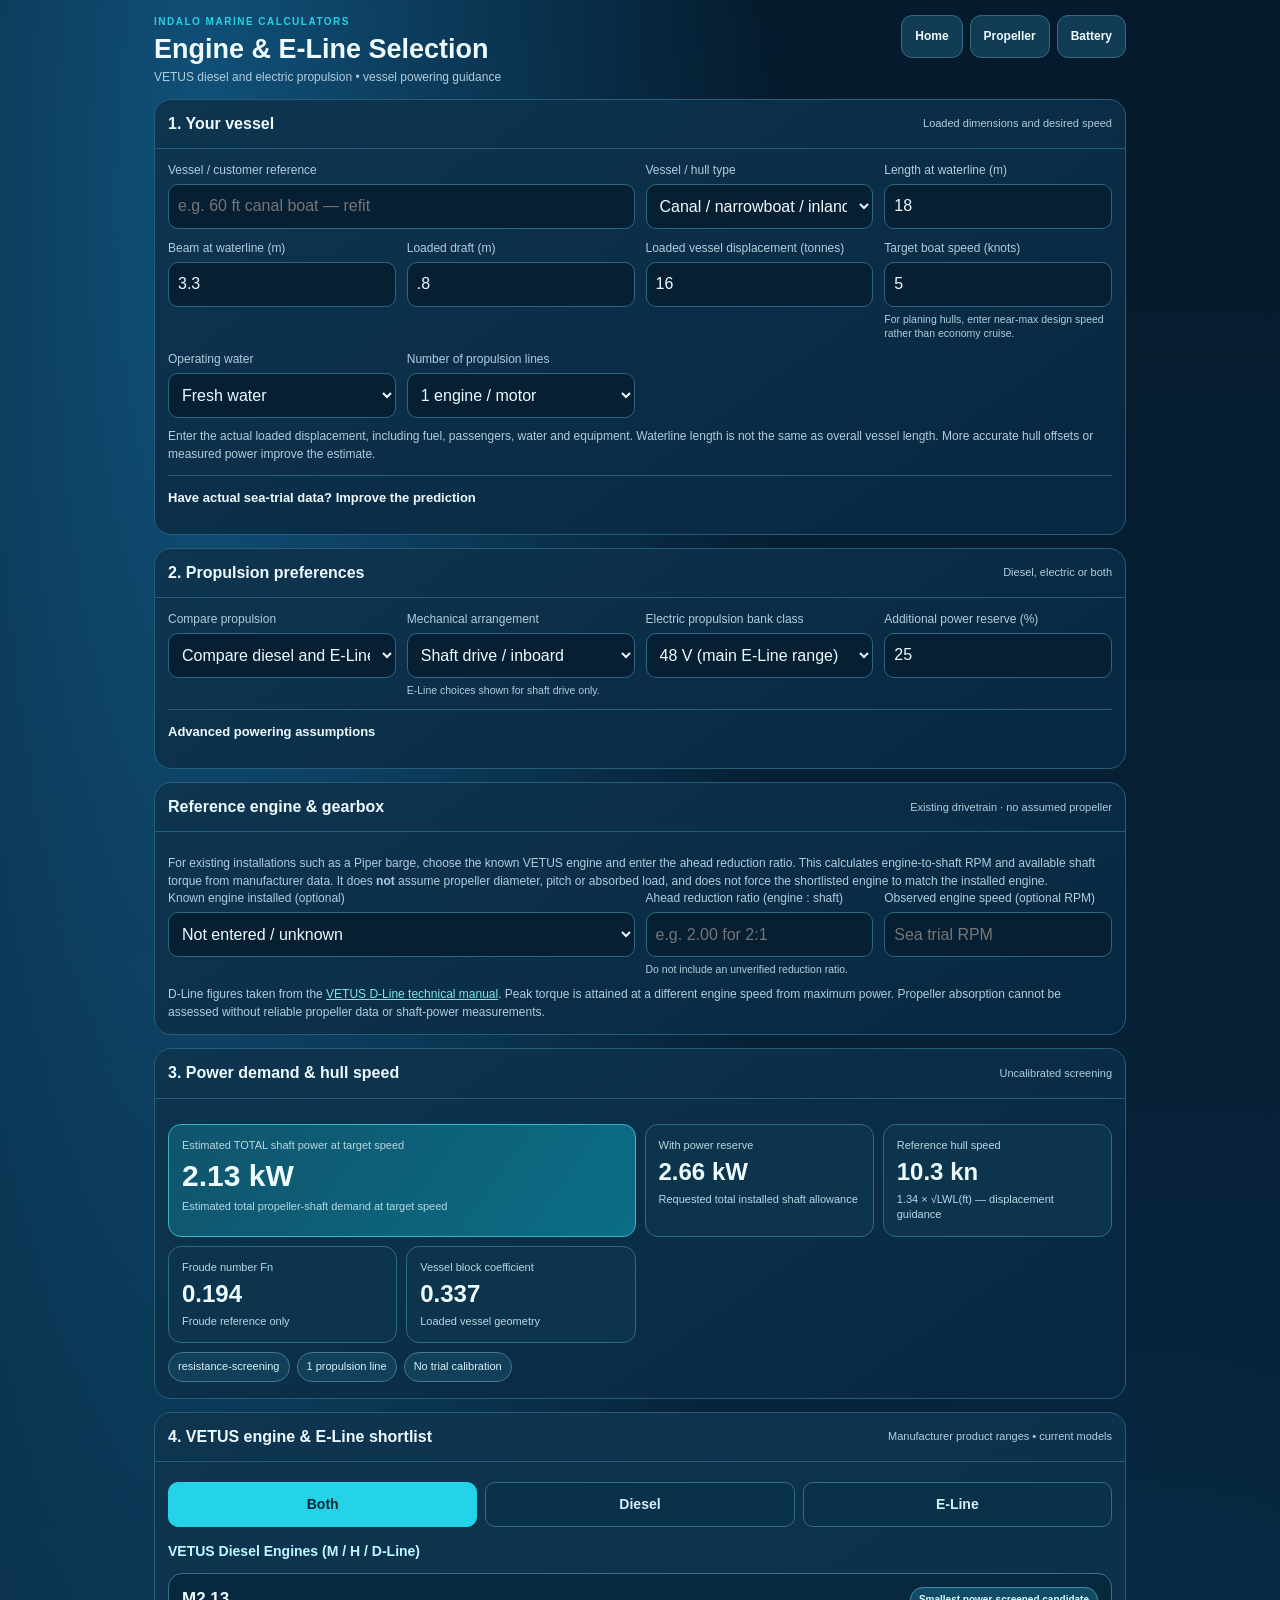
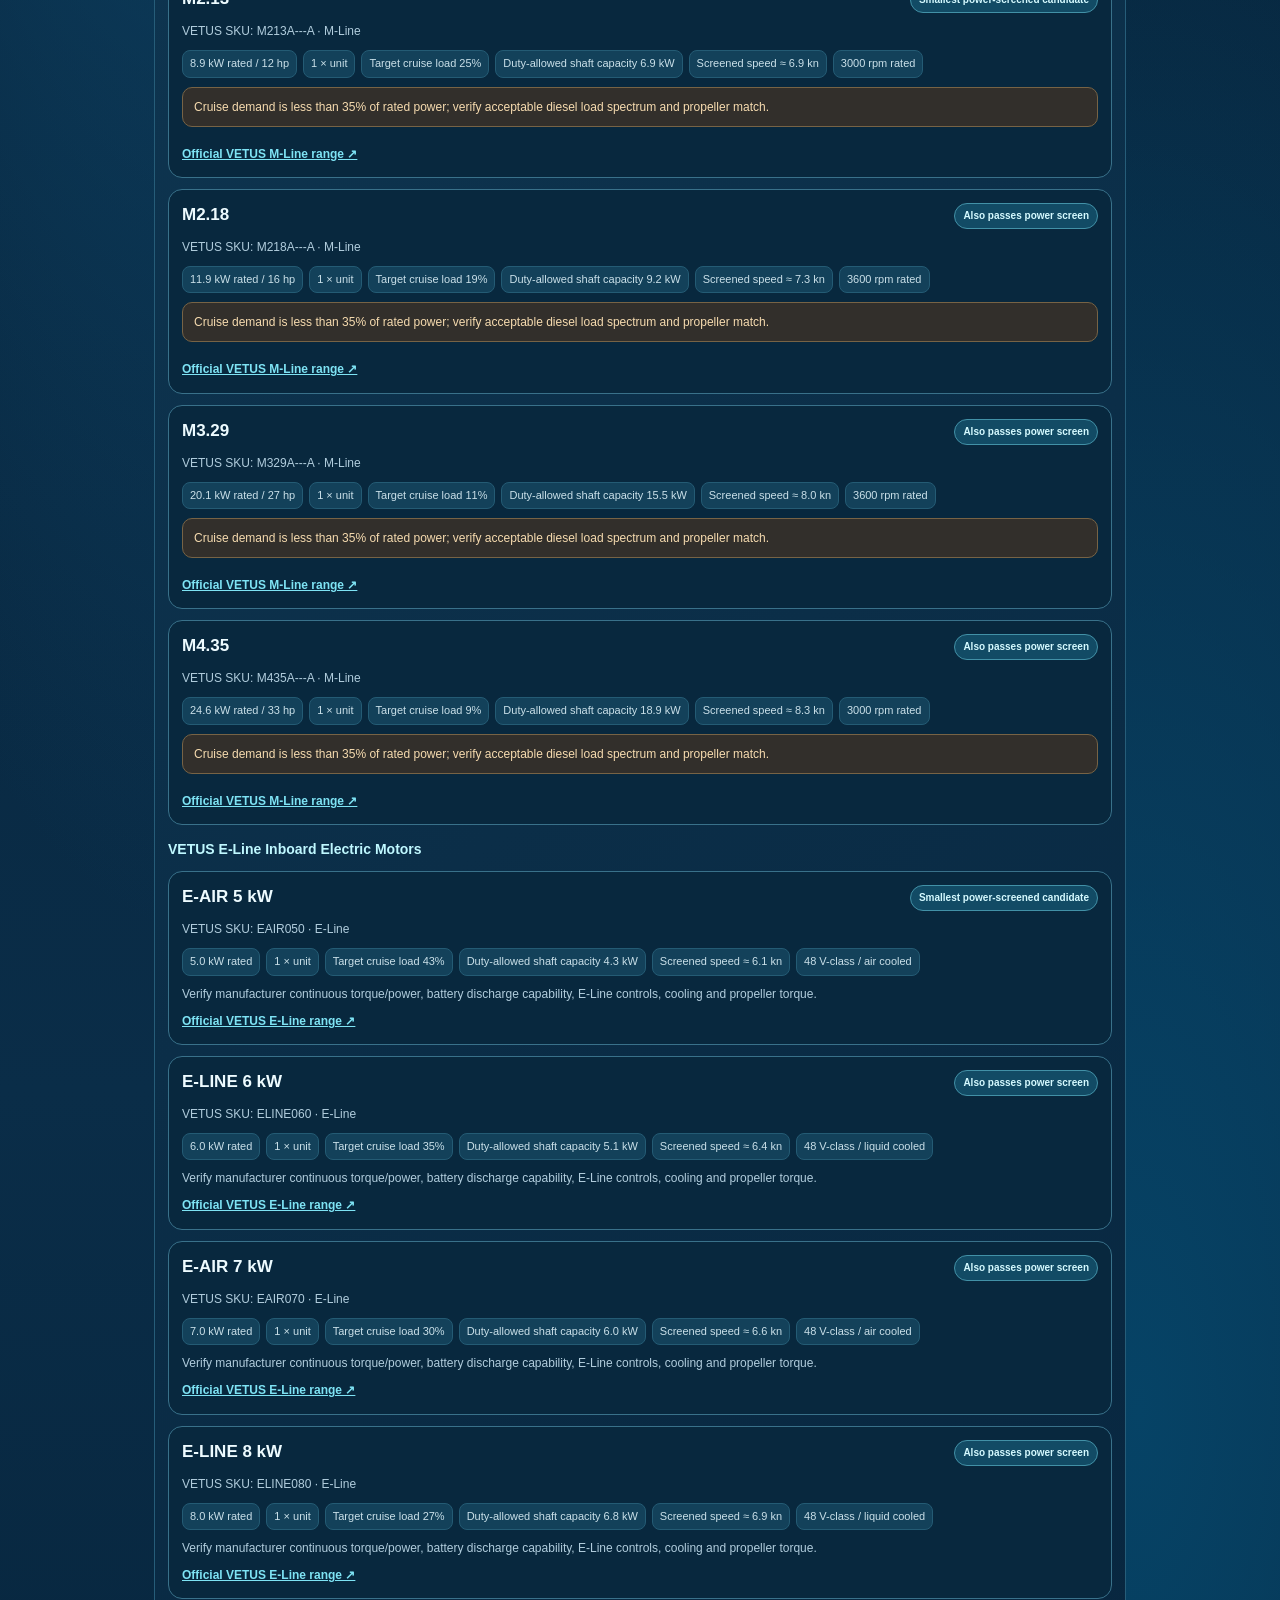
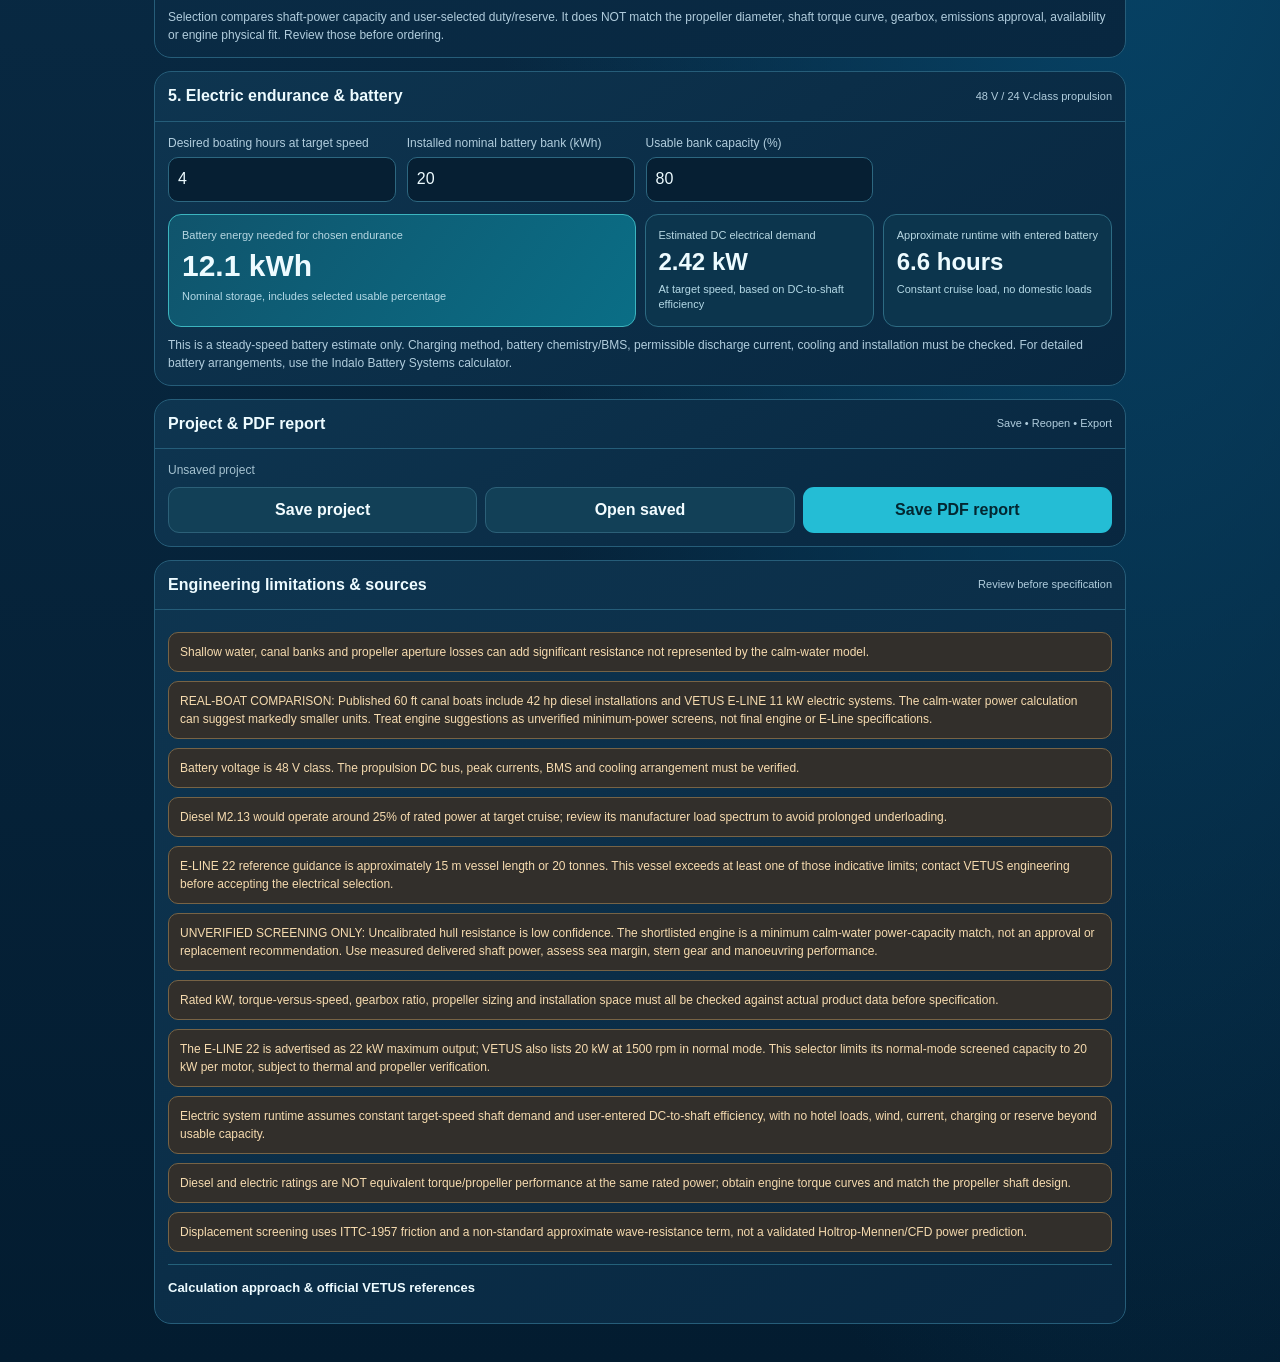
<file: engine.html>
<!doctype html>
<html lang="en"><head>
<meta charset="utf-8"><meta name="viewport" content="width=device-width,initial-scale=1,viewport-fit=cover">
<meta name="theme-color" content="#071c2b"><meta name="apple-mobile-web-app-capable" content="yes">
<meta name="apple-mobile-web-app-status-bar-style" content="black-translucent">
<meta name="apple-mobile-web-app-title" content="Indalo Marine">
<link rel="manifest" href="./engine.webmanifest"><link rel="icon" type="image/png" href="./assets/indalo-app-icon.png"><link rel="apple-touch-icon" href="./assets/indalo-app-icon.png">
<title>Indalo Marine Calculators — Engine &amp; E-Line Selection</title>
<style>
:root{--bg:#071c2b;--panel:#0c2e48;--border:#265d79;--text:#edfbff;--muted:#b1cddd;--cyan:#25d1e6;--good:#9aebc5}
*{box-sizing:border-box}
body{margin:0;min-height:100vh;background:radial-gradient(ellipse at 16% 4%,#105179,transparent 38%),radial-gradient(ellipse at 89% 66%,#064366,transparent 40%),linear-gradient(#051a2c,#0a2d48 59%,#031c30);font:16px/1.4 -apple-system,BlinkMacSystemFont,"Segoe UI",sans-serif;color:var(--text)}
button,input,select{font:inherit}main{max-width:1000px;margin:auto;padding:calc(15px + env(safe-area-inset-top)) 14px calc(38px + env(safe-area-inset-bottom))}
header{display:flex;flex-wrap:wrap;gap:12px;align-items:flex-start;justify-content:space-between}.brand{font-size:10px;letter-spacing:.15em;color:var(--cyan);font-weight:850;margin-bottom:5px}
h1{font-size:clamp(21px,4.7vw,27px);margin:0;line-height:1.14}header p{margin:4px 0 0;color:var(--muted);font-size:12px}
nav{display:flex;flex-wrap:wrap;gap:7px}.nav{color:#f0fcff;text-decoration:none;display:inline-flex;justify-content:center;align-items:center;background:#123c55;border:1px solid #346a80;min-height:43px;padding:9px 13px;border-radius:11px;font-size:12px;font-weight:750}
.panel{border:1px solid var(--border);border-radius:17px;overflow:hidden;margin-top:13px;background:linear-gradient(145deg,#0e3550,#082740)}
.head{display:flex;align-items:center;justify-content:space-between;gap:8px;border-bottom:1px solid #255d79;padding:13px}.head h2{margin:0;font-size:16px}.head span{color:var(--muted);font-size:11px;text-align:right}
.body{padding:13px}
.fields{display:grid;grid-template-columns:repeat(2,minmax(0,1fr));gap:11px}.field{min-width:0}.wide{grid-column:1/-1}.field label{display:block;margin-bottom:5px;font-size:12px;color:var(--muted)}
.field input,.field select{display:block;width:100%;min-width:0;min-height:45px;color:var(--text);background:#061f33;border:1px solid #2d6780;border-radius:10px;padding:9px;font-size:16px}
.field small{color:var(--muted);display:block;margin-top:5px;font-size:10.5px;line-height:1.35}.note{color:var(--muted);font-size:12px;line-height:1.5;margin:9px 0 0}
.stats{display:grid;grid-template-columns:repeat(2,minmax(0,1fr));gap:9px;margin-top:12px}
.stat{border:1px solid #2d6b83;border-radius:13px;background:#0c354d;min-width:0;padding:13px}
.stat.hero{grid-column:1/-1;background:linear-gradient(126deg,#10546c,#0a6e86);border-color:#3cb5bf}
.stat span{display:block;font-size:11px;color:#b7d7e2}.stat strong{display:block;font-size:24px;overflow-wrap:anywhere;line-height:1.2;margin:5px 0}
.stat.hero strong{font-size:30px}.stat em{display:block;font-style:normal;font-size:11px;color:#b4d9e6}
.line{border:0;border-top:1px solid #235a74;margin:13px 0}
.switches{display:flex;flex-wrap:wrap;gap:7px;margin:9px 0 3px}
.tag{border:1px solid #437892;background:#123f59;border-radius:999px;padding:6px 9px;font-size:11px;color:#d5f2fa}
.tabs{display:flex;gap:8px;margin-top:7px}
.tabs button{flex:1;min-height:45px;border:1px solid #336c84;border-radius:10px;background:#0a314a;color:#d3effa;font-size:14px;font-weight:750}
.tabs button.active{color:#072a36;background:#25d3e8;border-color:#25d3e8}
.product{border:1px solid #39718a;border-radius:14px;padding:13px;margin-top:11px;background:#08283e}
.product:first-child{border-color:#37c5d6}
.prodTop{display:flex;justify-content:space-between;gap:8px;align-items:flex-start}.prodTop strong{font-size:17px}
.pill{font-size:10px;font-weight:750;border:1px solid #4291a7;background:#124b65;color:#d5faff;border-radius:999px;padding:5px 8px;white-space:nowrap}
.productMeta{display:flex;gap:6px;flex-wrap:wrap;margin:10px 0 3px}
.productMeta span{border-radius:8px;background:#13415a;border:1px solid #245b74;color:#cae0e9;padding:5px 7px;font-size:11px}
.product a{color:#7ee3f4;display:inline-block;font-size:12px;font-weight:750;margin-top:10px}
.warn{font-size:12px;line-height:1.5;background:#322f2b;border:1px solid #776345;border-radius:10px;padding:10px 11px;color:#f6dbaf;margin:9px 0}
.err{background:#4c2730;border:1px solid #b96271;color:#ffe7ee;padding:12px;border-radius:10px;margin-top:8px;font-size:13px}
.empty{background:#082c43;border:1px dashed #42798a;padding:16px;border-radius:11px;color:#c4d9e2;font-size:13px;margin-top:10px}
.hidden{display:none!important}
details{margin-top:12px;border-top:1px solid #24617a}details summary{display:flex;align-items:center;min-height:45px;cursor:pointer;font-size:13px;font-weight:750}details .fields{padding-top:8px}
a{color:#7ce6ed}
@media(min-width:700px){.fields{grid-template-columns:repeat(4,minmax(0,1fr))}.wide{grid-column:span 2}.stats{grid-template-columns:repeat(4,minmax(0,1fr))}.stat.hero{grid-column:span 2}}

/* Indalo Marine Calculators v1.0 shared accessibility and iPhone finish */
:root { color-scheme: dark; }
html { -webkit-text-size-adjust: 100%; }
button, a, input, select, textarea { -webkit-tap-highlight-color: transparent; }
button:focus-visible, a:focus-visible, input:focus-visible, select:focus-visible, textarea:focus-visible {
  outline: 2px solid #38e0f5; outline-offset: 2px;
}
h1,h2,h3,strong { overflow-wrap: break-word; }
@media(prefers-reduced-motion:reduce){*{scroll-behavior:auto!important;transition-duration:0s!important;animation-duration:0s!important}}
</style>
</head><body><main>
<header><div><div class="brand">INDALO MARINE CALCULATORS</div><h1>Engine &amp; E-Line Selection</h1><p>VETUS diesel and electric propulsion • vessel powering guidance</p></div>
<nav><a class="nav" href="./">Home</a><a class="nav" href="./propeller.html">Propeller</a><a class="nav" href="./battery.html">Battery</a></nav></header>

<section class="panel"><div class="head"><h2>1. Your vessel</h2><span>Loaded dimensions and desired speed</span></div><div class="body">
<div class="fields">
<div class="field wide"><label for="project">Vessel / customer reference</label><input id="project" placeholder="e.g. 60 ft canal boat — refit"></div>
<div class="field"><label for="hull">Vessel / hull type</label><select id="hull">
<option value="canal" selected>Canal / narrowboat / inland</option>
<option value="displacement">Displacement cruiser / workboat</option>
<option value="sail">Displacement sailing yacht</option>
<option value="semi">Semi-displacement vessel</option>
<option value="planing">Planing powerboat</option></select></div>
<div class="field"><label for="lwl">Length at waterline (m)</label><input id="lwl" type="number" min="3" max="80" step=".1" value="18"></div>
<div class="field"><label for="beam">Beam at waterline (m)</label><input id="beam" type="number" min=".8" max="16" step=".1" value="3.3"></div>
<div class="field"><label for="draft">Loaded draft (m)</label><input id="draft" type="number" min=".1" max="7" step=".05" value=".8"></div>
<div class="field"><label for="displacement">Loaded vessel displacement (tonnes)</label><input id="displacement" type="number" min=".3" max="1500" step=".5" value="16"></div>
<div class="field"><label for="cruise">Target boat speed (knots)</label><input id="cruise" type="number" min=".1" max="60" step=".1" value="5"><small>For planing hulls, enter near-max design speed rather than economy cruise.</small></div>
<div class="field"><label for="water">Operating water</label><select id="water"><option value="fresh">Fresh water</option><option value="sea">Seawater</option></select></div>
<div class="field"><label for="engines">Number of propulsion lines</label><select id="engines"><option value="1">1 engine / motor</option><option value="2">2 engines / motors</option></select></div>
</div>
<p class="note">Enter the actual loaded displacement, including fuel, passengers, water and equipment. Waterline length is not the same as overall vessel length. More accurate hull offsets or measured power improve the estimate.</p>
<details><summary>Have actual sea-trial data? Improve the prediction</summary>
<div class="fields">
<div class="field"><label for="trialSpeed">Measured through-water speed (knots)</label><input id="trialSpeed" type="number" min="0" step=".1" placeholder="e.g. 5.2"></div>
<div class="field"><label for="trialPower">Total measured delivered shaft power (kW)</label><input id="trialPower" type="number" min="0" step=".1" placeholder="e.g. 10.0"><small>Actual shaft output at measured speed, not manufacturer's rated engine output.</small></div>
</div>
<p class="note">Entering both figures anchors the power estimate to this vessel. For displacement vessels it scales the resistance estimate; for planing craft it calibrates the empirical Crouch power curve.</p>
</details>
</div></section>

<section class="panel"><div class="head"><h2>2. Propulsion preferences</h2><span>Diesel, electric or both</span></div><div class="body">
<div class="fields">
<div class="field"><label for="fuel">Compare propulsion</label><select id="fuel"><option value="both">Compare diesel and E-Line</option><option value="diesel">Diesel engines only</option><option value="electric">Electric E-Line only</option></select></div>
<div class="field"><label for="drive">Mechanical arrangement</label><select id="drive"><option value="shaft">Shaft drive / inboard</option><option value="other">Other arrangement — review</option></select><small>E-Line choices shown for shaft drive only.</small></div>
<div class="field"><label for="eVoltage">Electric propulsion bank class</label><select id="eVoltage"><option value="48" selected>48 V (main E-Line range)</option><option value="24">24 V (E-AIR 5 kW)</option></select></div>
<div class="field"><label for="reservePct">Additional power reserve (%)</label><input id="reservePct" type="number" min="0" max="100" step="5" value="25"></div>
</div>
<details><summary>Advanced powering assumptions</summary><div class="fields">
<div class="field"><label for="propulsiveEfficiency">Total shaft-to-effective-power efficiency (%)</label><input id="propulsiveEfficiency" type="number" min="25" max="85" step="5" value="55"><small>Hull/propulsor dependent. Not motor electrical efficiency.</small></div>
<div class="field"><label for="dieselDuty">Allowed diesel rated-power use (%)</label><input id="dieselDuty" type="number" min="50" max="100" step="5" value="80"><small>Working assumption, not a verified manufacturer duty rating.</small></div>
<div class="field"><label for="electricDuty">Allowed E-Line rated-power use (%)</label><input id="electricDuty" type="number" min="50" max="100" step="5" value="85"><small>Working assumption; verify thermal continuous duty.</small></div>
<div class="field"><label for="gearEfficiency">Diesel gearbox efficiency (%)</label><input id="gearEfficiency" type="number" min="70" max="100" step="1" value="96"></div>
<div class="field"><label for="electricEfficiency">Electric DC-to-shaft efficiency (%)</label><input id="electricEfficiency" type="number" min="60" max="100" step="1" value="88"><small>Motor, inverter/controller and electrical losses.</small></div>
<div class="field" id="crouchWrap"><label for="crouch">Planing Crouch coefficient (knots formula)</label><input id="crouch" type="number" min="90" max="260" step="5" value="180"><small>Prefer comparable vessel sea-trial data.</small></div>
</div></details>
</div></section>

<section class="panel"><div class="head"><h2>Reference engine &amp; gearbox</h2><span>Existing drivetrain · no assumed propeller</span></div><div class="body">
<p class="note">For existing installations such as a Piper barge, choose the known VETUS engine and enter the ahead reduction ratio. This calculates engine-to-shaft RPM and available shaft torque from manufacturer data. It does <strong>not</strong> assume propeller diameter, pitch or absorbed load, and does not force the shortlisted engine to match the installed engine.</p>
<div class="fields">
<div class="field wide"><label for="referenceEngine">Known engine installed (optional)</label>
<select id="referenceEngine"><option value="">Not entered / unknown</option>
<option value="M2.13">VETUS M2.13</option><option value="M2.18">VETUS M2.18</option><option value="M3.29">VETUS M3.29</option><option value="M4.35">VETUS M4.35</option><option value="M4.45">VETUS M4.45</option><option value="M4.56">VETUS M4.56</option>
<option value="VH4.65">VETUS VH4.65</option><option value="VH4.80">VETUS VH4.80</option>
<option value="VD4.120">VETUS VD4.120</option><option value="VD4.140">VETUS VD4.140</option><option value="VD6.170">VETUS VD6.170</option><option value="VD6.210">VETUS VD6.210</option></select></div>
<div class="field"><label for="gearboxRatio">Ahead reduction ratio (engine : shaft)</label><input id="gearboxRatio" type="number" min="1" max="8" step=".05" placeholder="e.g. 2.00 for 2:1"><small>Do not include an unverified reduction ratio.</small></div>
<div class="field"><label for="observedEngineRPM">Observed engine speed (optional RPM)</label><input id="observedEngineRPM" type="number" min="200" max="8000" step="50" placeholder="Sea trial RPM"></div>
</div>
<div id="gearboxMetrics" class="stats hidden">
<div class="stat hero"><span>Reference propeller-shaft RPM at rated engine speed</span><strong id="gearRatedRPM">—</strong><em>Rated engine rpm ÷ reduction ratio</em></div>
<div class="stat"><span>Rated shaft power reference</span><strong id="gearShaftKW">—</strong><em>Manufacturer rated output / estimated where unspecified</em></div>
<div class="stat"><span>Torque at rated engine power</span><strong id="gearRatedNm">—</strong><em>Based on rated shaft kW and shaft rpm</em></div>
<div class="stat"><span>Peak shaft torque reference</span><strong id="gearPeakNm">—</strong><em id="gearPeakRPM">Not calculated</em></div>
<div class="stat"><span>Observed shaft RPM</span><strong id="gearObservedRPM">—</strong><em>Engine RPM ÷ ratio</em></div>
</div>
<p class="note">D-Line figures taken from the <a href="https://vetus.com/wp-content/uploads/360602.01_r05_2025-02_D_Line_EN.pdf" target="_blank" rel="noopener noreferrer">VETUS D-Line technical manual</a>. Peak torque is attained at a different engine speed from maximum power. Propeller absorption cannot be assessed without reliable propeller data or shaft-power measurements.</p>
</div></section>

<section class="panel"><div class="head"><h2>3. Power demand &amp; hull speed</h2><span id="confidence">Screening estimate</span></div><div class="body">
<div id="error" class="err hidden" role="alert"></div>
<div id="summary" class="stats" aria-live="polite">
<div class="stat hero"><span>Estimated TOTAL shaft power at target speed</span><strong id="shaft">—</strong><em id="shaftSub">Before reserve, across all propulsion lines</em></div>
<div class="stat"><span>With power reserve</span><strong id="required">—</strong><em>Requested total installed shaft allowance</em></div>
<div class="stat"><span>Reference hull speed</span><strong id="hullSpeed">—</strong><em>1.34 × √LWL(ft) — displacement guidance</em></div>
<div class="stat"><span>Froude number Fn</span><strong id="fn">—</strong><em id="fnSub">Target relative to wave-making</em></div>
<div class="stat"><span>Vessel block coefficient</span><strong id="cb">—</strong><em id="cbSub">From loaded dimensions and displacement</em></div>
</div>
<div id="noMatch" class="warn hidden">Insufficient trustworthy data to recommend an engine for this hull and target. Supply measured shaft-power/sea-trial information or seek a specialist powering assessment.</div>
<div class="switches"><span class="tag" id="modelSource">Method</span><span class="tag" id="driveCount">1 shaft</span><span class="tag" id="calFactor">Uncalibrated</span></div>
</div></section>

<section class="panel"><div class="head"><h2>4. VETUS engine &amp; E-Line shortlist</h2><span>Manufacturer product ranges • current models</span></div><div class="body">
<div class="tabs" role="group" aria-label="Filter propulsion recommendations">
<button id="tabBoth" type="button" class="active">Both</button><button id="tabDiesel" type="button">Diesel</button><button id="tabElectric" type="button">E-Line</button>
</div>
<div id="recommendations" aria-live="polite"></div>
<p class="note">Selection compares shaft-power capacity and user-selected duty/reserve. It does NOT match the propeller diameter, shaft torque curve, gearbox, emissions approval, availability or engine physical fit. Review those before ordering.</p>
</div></section>

<section class="panel"><div class="head"><h2>5. Electric endurance &amp; battery</h2><span>48 V / 24 V-class propulsion</span></div><div class="body">
<div class="fields">
<div class="field"><label for="hours">Desired boating hours at target speed</label><input id="hours" type="number" min=".25" max="72" step=".5" value="4"></div>
<div class="field"><label for="batteryKWh">Installed nominal battery bank (kWh)</label><input id="batteryKWh" type="number" min=".1" step=".5" value="20"></div>
<div class="field"><label for="usablePercent">Usable bank capacity (%)</label><input id="usablePercent" type="number" min="5" max="100" step="5" value="80"></div>
</div>
<div class="stats">
<div class="stat hero"><span>Battery energy needed for chosen endurance</span><strong id="batteryNeeded">—</strong><em>Nominal storage, includes selected usable percentage</em></div>
<div class="stat"><span>Estimated DC electrical demand</span><strong id="electricInput">—</strong><em>At target speed, based on DC-to-shaft efficiency</em></div>
<div class="stat"><span>Approximate runtime with entered battery</span><strong id="runtime">—</strong><em>Constant cruise load, no domestic loads</em></div>
</div>
<p class="note">This is a steady-speed battery estimate only. Charging method, battery chemistry/BMS, permissible discharge current, cooling and installation must be checked. For detailed battery arrangements, use the Indalo Battery Systems calculator.</p>
</div></section>

<section class="panel"><div class="head"><h2>Project &amp; PDF report</h2><span>Save • Reopen • Export</span></div><div class="body"><div id="projectTools"></div></div></section>
<section class="panel"><div class="head"><h2>Engineering limitations &amp; sources</h2><span>Review before specification</span></div><div class="body">
<div id="warnings"></div>
<details><summary>Calculation approach &amp; official VETUS references</summary>
<p class="note">Displacement power screening: shared Indalo resistance model uses ITTC-1957 friction coefficient, a wetted-area approximation and a NON-STANDARD wave term. The estimate is low confidence until calibrated to a measured shaft-power trial. Hull shapes and sea state can change actual powering substantially. The energy conversion uses the user-entered overall shaft-to-effective-power efficiency.</p>
<p class="note">Planing: empirical Crouch formula P(shaft hp) = loaded weight(lb) × [target speed(knots)/C]², C calibrated to comparable vessels. It should not be used for displacement hulls and is unreliable in the hump/transitional region. The default coefficient is 180, benchmarked against two published fast-cruiser examples; individual hulls may differ significantly. The target is treated as near-maximum speed.</p>
<p class="note">Product ratings and listed families are sourced from official <a href="https://webshop.vetus.com/en/products/engines/m-line-engines/" target="_blank" rel="noopener">M-Line</a>, <a href="https://webshop.vetus.com/en/products/engines/h-line-engines" target="_blank" rel="noopener">H-Line</a>, <a href="https://webshop.vetus.com/en/products/engines/d-line-engines" target="_blank" rel="noopener">D-Line</a> and <a href="https://webshop.vetus.com/en/products/electric-propulsion/e-line-engines" target="_blank" rel="noopener">E-Line</a> listings (October 2026).</p>
</details>
</div></section>
</main>
<script src="./resistance.js"></script><script src="./engine-core.js"></script><script src="./reports.js"></script>
<script>
(function(){
"use strict";
const $=id=>document.getElementById(id);
const IDS=["project","hull","lwl","beam","draft","displacement","cruise","water","engines","trialSpeed","trialPower","fuel","drive","eVoltage","referenceEngine","gearboxRatio","observedEngineRPM","reservePct","propulsiveEfficiency","dieselDuty","electricDuty","gearEfficiency","electricEfficiency","crouch","hours","batteryKWh","usablePercent"];
const KEY="indalo-engine-current-v1";
const format=(n,d=1)=>Number.isFinite(n)?n.toLocaleString("en-GB",{minimumFractionDigits:d,maximumFractionDigits:d}):"—";
let tab="both",last=null;
function input(){return Object.fromEntries(IDS.map(id=>[id,$(id).value]))}
function evaluate(){return globalThis.EngineCalc.evaluate(input())}
function getState(){return{fields:input(),tab}}
function setState(x){if(!x?.fields)throw Error("Not an engine selection project");for(const id of IDS)if(x.fields[id]!==undefined)$(id).value=String(x.fields[id]);tab=["both","diesel","electric"].includes(x.tab)?x.tab:"both";sync();render()}
function show(tag,show){$(tag).classList.toggle("hidden",!show)}
function buildText(parent,text,cls){const d=document.createElement("div");d.textContent=text;d.className=cls||"";parent.append(d);return d}
function sync(){
 $("crouchWrap").classList.toggle("hidden",$("hull").value!=="planing");
 $("tabBoth").classList.toggle("active",tab==="both");
 $("tabDiesel").classList.toggle("active",tab==="diesel");
 $("tabElectric").classList.toggle("active",tab==="electric");
}
function products(kind,r,node){
 if(r.fuel!=="both"&&r.fuel!==kind)return;
 if(tab!=="both"&&tab!==kind)return;
 const family=buildText(node,kind==="diesel"?"VETUS Diesel Engines (M / H / D-Line)":"VETUS E-Line Inboard Electric Motors","note");
 family.style.fontWeight="800";family.style.fontSize="14px";family.style.marginTop="14px";family.style.color="#bff8ff";
 const matches=kind==="diesel"?r.dieselMatches:r.electricMatches;
 if(!r.canMatch){buildText(node,"No reliable recommendation: the powering model is outside its valid range or requires measured vessel data.","empty");return}
 if(!matches.length){
  buildText(node,kind==="diesel"?"No listed diesel model can satisfy the selected power reserve and duty assumption. Review vessel demand, propulsion count or a larger product range.":"No E-Line shaft motor matches the required power/duty and selected DC supply. Do not treat peak power as continuous capacity.","empty");
  return;
 }
 const candidates=matches.slice(0,4);
 for(let i=0;i<candidates.length;i++){
  const p=candidates[i];
  const item=document.createElement("div");item.className="product";
  const title=document.createElement("div");title.className="prodTop";
  const name=document.createElement("strong");name.textContent=p.name;
  const tag=document.createElement("span");tag.className="pill";tag.textContent=i===0?"Smallest power-screened candidate":"Also passes power screen";
  title.append(name,tag);item.append(title);
  buildText(item,"VETUS SKU: "+p.sku+" · "+p.family,"note");
  const meta=document.createElement("div");meta.className="productMeta";
  const values=[
   p.kw.toFixed(1)+(p.sku==="ELINE220S"?" kW maximum":" kW rated")+(kind==="diesel"?" / "+p.hp.toFixed(0)+" hp":""),
   r.boats===2?"2 × units":"1 × unit",
   "Target cruise load "+format(p.cruiseLoad,0)+"%",
   "Duty-allowed shaft capacity "+format(p.availableAtDuty,1)+" kW"
  ];
  if(p.predictedSpeed!==null)values.push("Screened speed ≈ "+format(p.predictedSpeed,1)+" kn");
  if(kind==="electric")values.push(p.voltage+" V-class / "+p.cooling+" cooled");
  if(kind==="diesel"&&p.rpm)values.push(p.rpm+" rpm rated");
  for(const x of values){const chip=document.createElement("span");chip.textContent=x;meta.append(chip)}
  item.append(meta);
  if(p.lowLoad)buildText(item,"Cruise demand is less than 35% of rated power; verify acceptable diesel load spectrum and propeller match.","warn");
  if(p.installationGuideExceeded)buildText(item,"Beyond E-LINE 22 indicative vessel size guidance (15 m / 20 tonnes). Confirm suitability with VETUS engineering.","warn");
  if(kind==="electric")buildText(item,"Verify manufacturer continuous torque/power, battery discharge capability, E-Line controls, cooling and propeller torque.","note");
  const link=document.createElement("a");link.href=p.url;link.target="_blank";link.rel="noopener noreferrer";link.textContent="Official VETUS "+p.family+" range ↗";item.append(link);
  node.append(item);
 }
}
function render(){
 const r=evaluate();last=r;sync();
 show("error",!r.valid);$("error").textContent=r.errors.join(" ");
 show("summary",r.valid);
 if(!r.valid){show("gearboxMetrics",false);$("recommendations").replaceChildren();$("warnings").replaceChildren();return}
 $("shaft").textContent=r.canMatch?format(r.shaftCruiseKW,2)+" kW":"Outside model";
 $("shaftSub").textContent=r.planing?"Estimated near-WOT propeller shaft demand":"Estimated total propeller-shaft demand at target speed";
 $("required").textContent=r.canMatch?format(r.ratedRequiredKW,2)+" kW":"—";
 $("hullSpeed").textContent=format(r.hullSpeed,1)+" kn";
 $("fn").textContent=format(r.Fn,3);
 $("fnSub").textContent=r.Fn>.4?"High resistance / hump region":"Froude reference only";
 $("cb").textContent=format(r.CB,3);
 $("cbSub").textContent="Loaded vessel geometry";
 $("confidence").textContent=r.trialSource==="uncalibrated"?"Uncalibrated screening":r.trialSource==="sea-trial"?"Trial-calibrated hull estimate":"Trial-calibrated planing";
 $("modelSource").textContent=r.model;
 $("driveCount").textContent=r.boats+" propulsion "+(r.boats===1?"line":"lines");
 $("calFactor").textContent=r.trialSource==="uncalibrated"?"No trial calibration":"Trial factor "+format(r.calibrationFactor,2)+"×";
 show("noMatch",!r.canMatch);
 $("batteryNeeded").textContent=r.canMatch?format(r.batteryNeeded,1)+" kWh":"—";
 $("electricInput").textContent=r.canMatch?format(r.electricDraw,2)+" kW":"—";
 $("runtime").textContent=r.canMatch?format(r.autonomy,1)+" hours":"—";
 const g=r.gearbox;
 show("gearboxMetrics",!!g.name);
 $("gearRatedRPM").textContent=g.ratedShaftRPM!==null?format(g.ratedShaftRPM,0)+" rpm":"Enter reduction";
 $("gearShaftKW").textContent=g.ratedShaftKW!==null?format(g.ratedShaftKW,1)+" kW":"—";
 $("gearRatedNm").textContent=g.ratedShaftNm!==null?format(g.ratedShaftNm,0)+" Nm":"—";
 $("gearPeakNm").textContent=g.peakShaftNm!==null?format(g.peakShaftNm,0)+" Nm":"—";
 $("gearPeakRPM").textContent=g.peakShaftRPM!==null?"At "+format(g.peakShaftRPM,0)+" shaft rpm, NOT rated-power rpm":"Peak torque unavailable";
 $("gearObservedRPM").textContent=g.observedShaftRPM!==null?format(g.observedShaftRPM,0)+" rpm":"—";
 const host=$("recommendations");host.replaceChildren();
 products("diesel",r,host);products("electric",r,host);
 if(!host.children.length)buildText(host,"Select a propulsion range to view compatible candidates.","empty");
 const warnings=$("warnings");warnings.replaceChildren();
 r.warnings.forEach(msg=>buildText(warnings,msg,"warn"));
 try{localStorage.setItem(KEY,JSON.stringify(getState()))}catch(e){}
}
for(const id of IDS){$(id).addEventListener("input",render);$(id).addEventListener("change",render)}
[["tabBoth","both"],["tabDiesel","diesel"],["tabElectric","electric"]].forEach(([id,value])=>{$(id).addEventListener("click",()=>{tab=value;render()})});
try{const saved=JSON.parse(localStorage.getItem(KEY));if(saved?.fields){for(const id of IDS)if(saved.fields[id]!==undefined)$(id).value=String(saved.fields[id]);if(["both","diesel","electric"].includes(saved.tab))tab=saved.tab;}}catch(e){}
sync();render();
globalThis.MarineReports.init({
 kind:"engine",getState,setState,
 suggestName:()=>($("project").value.trim()||"VETUS Engine & E-Line Selection"),
 report:()=>{
  const f=input(),r=evaluate();if(!r.valid)throw Error(r.errors.join(". "));
  const a=(v,d=2)=>Number.isFinite(v)?v.toFixed(d):"Not calculated";
  const choose=(models,kind)=>models.slice(0,5).map((m,i)=>[i===0?"First match":"Alternative",m.name+" / "+m.sku,a(m.kw,1)+" kW",kind==="diesel"?a(m.hp,0)+" hp":m.voltage+" V",a(m.cruiseLoad,1)+"%"]);
  const variants=[...choose(r.dieselMatches,"diesel"),...choose(r.electricMatches,"electric")];
  return{
   title:"VETUS Engine & E-Line Selection",
   subtitle:(f.project||"Unnamed vessel")+" / Preliminary marine propulsion report",
   filename:(f.project||"Indalo-Marine")+"-engine-selection",
   metrics:[["Target speed",a(r.boatSpeed,1)+" kn"],["Cruise shaft demand",r.canMatch?a(r.shaftCruiseKW,1)+" kW":"Outside method"],
     ["Preferred diesel",r.bestDiesel?.name||"No match"],["Preferred E-Line",r.bestElectric?.name||"No match"]],
   sections:[
    {title:"Vessel input data",rows:[
      ["Vessel / customer",f.project||"Not entered"],["Hull category",r.hull],
      ["Waterline length",a(r.lwl)+" m"],["Waterline beam",a(r.beam)+" m"],["Loaded draft",a(r.draft)+" m"],
      ["Loaded displacement",a(r.displacement)+" tonnes"],["Block coefficient",a(r.CB,3)],
      ["Target boat speed",a(r.boatSpeed,2)+" knots"],["Reference displacement hull speed",a(r.hullSpeed,1)+" knots"],
      ["Operating water",r.water],["Number of propulsion lines",String(r.boats)],
      ["Propulsion arrangement",r.drive]
    ]},
    {title:"Powering assumptions & result",rows:[
      ["Calculation model",r.model],["Froude number",a(r.Fn,3)],
      ["Confidence",r.trialSource],["Trial calibration factor",a(r.calibrationFactor,2)],
      ["Measured trial speed",r.trialSpeed?a(r.trialSpeed,2)+" kn":"Not supplied"],
      ["Measured delivered shaft power",r.trialPower?a(r.trialPower,2)+" kW":"Not supplied"],
      ["Shaft to effective propulsive efficiency",a(r.shaftEff*100,0)+"%"],
      ["Estimated total shaft cruise demand",r.canMatch?a(r.shaftCruiseKW,2)+" kW":"Not valid beyond method"],
      ["Power reserve",a(r.reserve,0)+"%"],
      ["Required total shaft allowance",r.canMatch?a(r.ratedRequiredKW,2)+" kW":"Not rated"],
      ["Required output per shaft",r.canMatch?a(r.requiredPerShaft,2)+" kW":"Not rated"],
      ["Diesel duty assumption",a(r.dieselDuty*100,0)+"%"],
      ["E-Line duty assumption",a(r.electricDuty*100,0)+"%"],
      ["Diesel gearbox efficiency",a(r.transEff*100,0)+"%"],
      ["Electric DC-to-shaft efficiency",a(r.electricEff*100,0)+"%"]
    ]},
    {title:"Known engine and gearbox reference (no assumed propeller)",rows:[
      ["Reference installed engine",r.gearbox.name||"Not entered"],
      ["Ahead reduction ratio",r.gearbox.ratio?r.gearbox.ratio.toFixed(2)+":1":"Not entered"],
      ["Engine rated power",r.gearbox.engineRatedKW!==null?a(r.gearbox.engineRatedKW,1)+" kW / "+r.gearbox.engineRatedHP+" hp":"Not entered"],
      ["Engine rated RPM",r.gearbox.engineRatedRPM||"Not entered"],
      ["Available rated shaft power",r.gearbox.ratedShaftKW!==null?a(r.gearbox.ratedShaftKW,1)+" kW":"Not calculated"],
      ["Rated shaft speed",r.gearbox.ratedShaftRPM!==null?a(r.gearbox.ratedShaftRPM,0)+" rpm":"Not calculated"],
      ["Shaft torque at rated power",r.gearbox.ratedShaftNm!==null?a(r.gearbox.ratedShaftNm,0)+" Nm":"Not calculated"],
      ["Maximum engine torque",r.gearbox.enginePeakNm!==null?a(r.gearbox.enginePeakNm,0)+" Nm":"Not supplied"],
      ["Estimated shaft torque at maximum engine torque",r.gearbox.peakShaftNm!==null?a(r.gearbox.peakShaftNm,0)+" Nm":"Not calculated"],
      ["Shaft RPM at engine's peak torque",r.gearbox.peakShaftRPM!==null?a(r.gearbox.peakShaftRPM,0)+" rpm":"Not calculated"],
      ["Observed shaft RPM",r.gearbox.observedShaftRPM!==null?a(r.gearbox.observedShaftRPM,0)+" rpm":"Not measured"],
      ["Propeller specification","Not assumed; must be verified"]
    ]},
    {title:"VETUS diesel and E-Line candidates",table:{columns:[["Priority",75],["VETUS model / order code",185],["Rated power",80],["HP / supply",90],["Cruise load",75]],
      rows:variants.length?variants:[["No suitable model","Review hull powering and product availability","—","—","—"]]}},
    {title:"Electric system endurance",rows:[
      ["Propulsion voltage class",r.eVoltage+" V"],["Desired boating hours",a(r.hours,1)+" h"],
      ["Installed nominal bank capacity",a(r.batteryKWh,1)+" kWh"],
      ["Usable battery capacity",a(r.usablePct*100,0)+"%"],
      ["Calculated steady DC propulsion draw",r.canMatch?a(r.electricDraw,2)+" kW":"Not calculated"],
      ["Indicative battery hours",r.canMatch?a(r.autonomy,2)+" hours":"Not calculated"],
      ["Nominal battery required for endurance",r.canMatch?a(r.batteryNeeded,1)+" kWh":"Not calculated"]
    ]},
    {title:"Engineering notes & manufacturer verification",paragraphs:[
      ...r.warnings,
      "M-Line/H-Line/D-Line ratings and current E-Air/E-Line shaft-drive products referenced from VETUS official 2026 webshop family pages. The numbers represent broad published rated capacities and not propeller-load/torque curves.",
      "Wetted-area friction uses the ITTC 1957 correlation and a simplified/uncalibrated wave component for low-Froude hulls. Planing uses Crouch; not suitable for displacement craft. Neither is an accuracy or performance guarantee.",
      "Final specification needs engine torque curves, propeller demand, gearbox ratio, shaft strength, cable sizing, BMS/thermal/duty rating, shaft line layout, engine certification and manufacturer approval."
    ]}
   ]
  };
 }
});
if("serviceWorker" in navigator&&location.protocol.startsWith("http"))navigator.serviceWorker.register("./sw.js").catch(()=>{});
})();
</script>
</body></html>
</file>
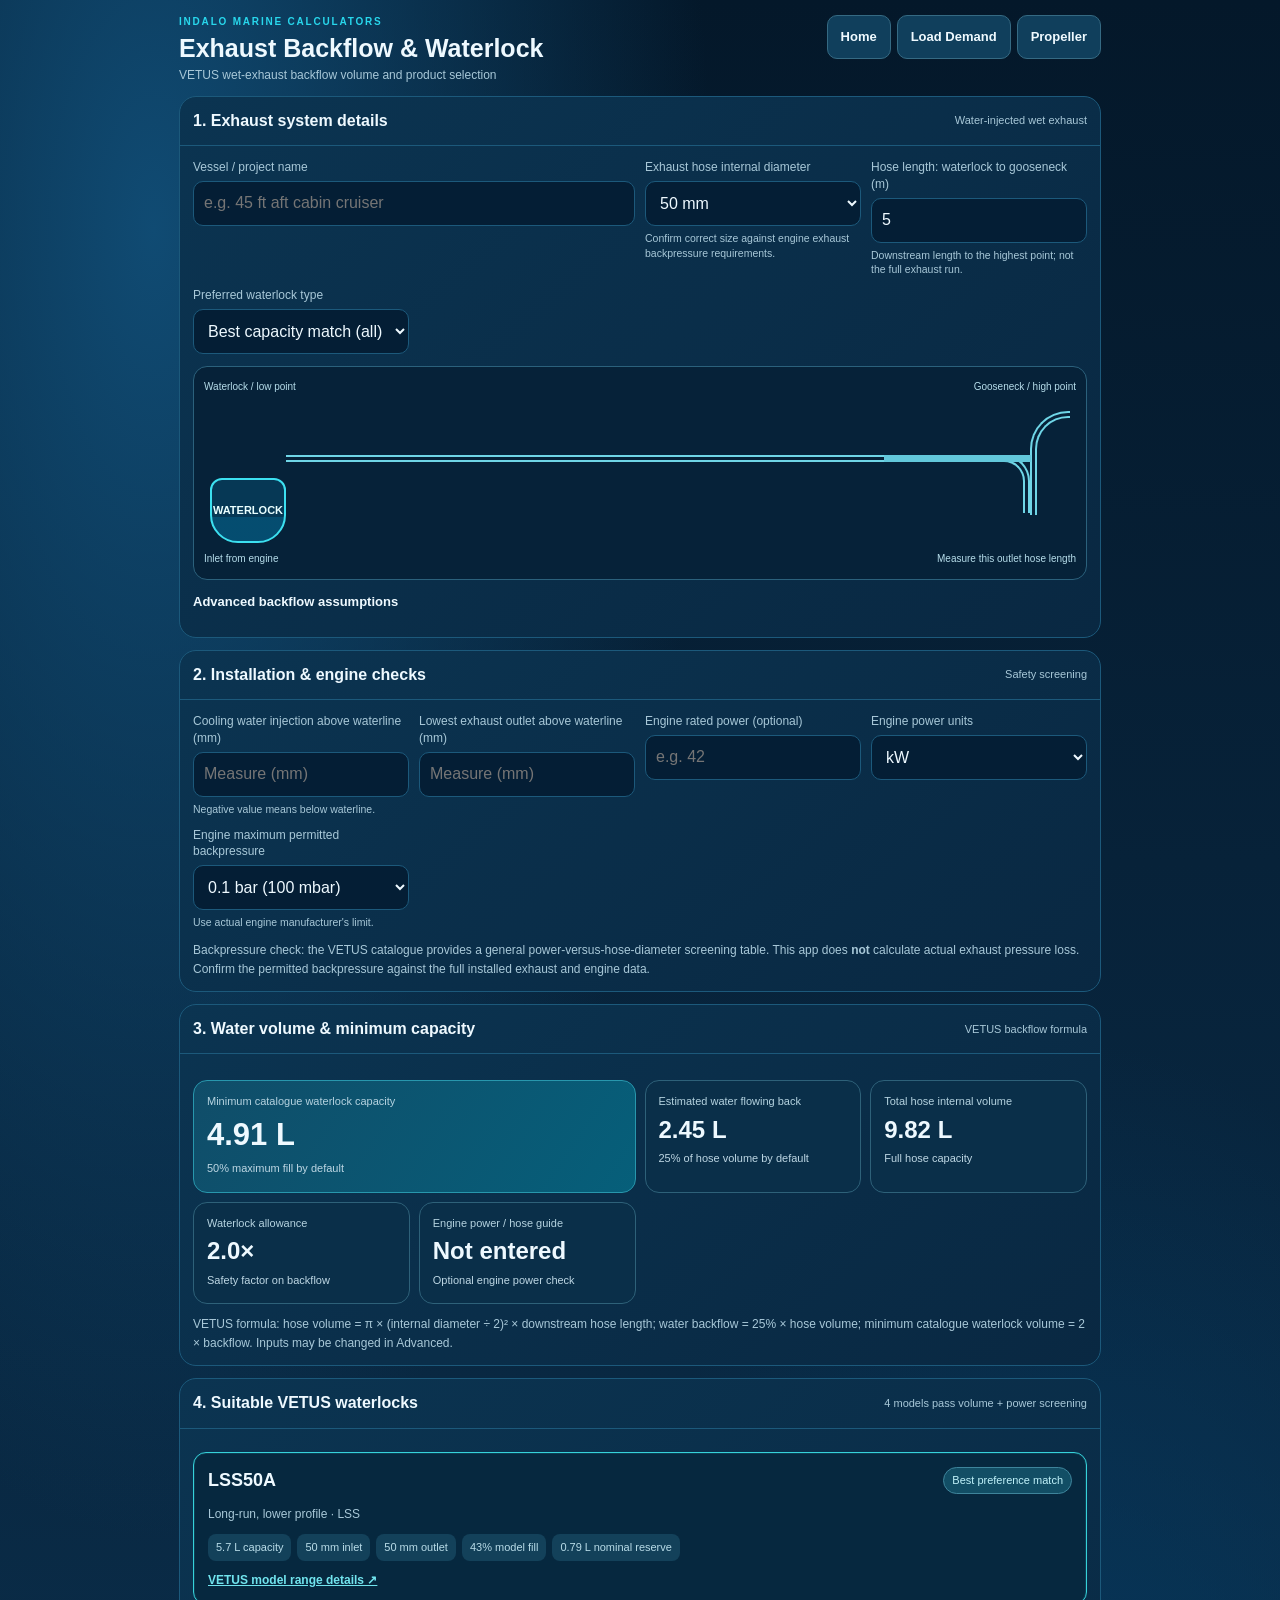
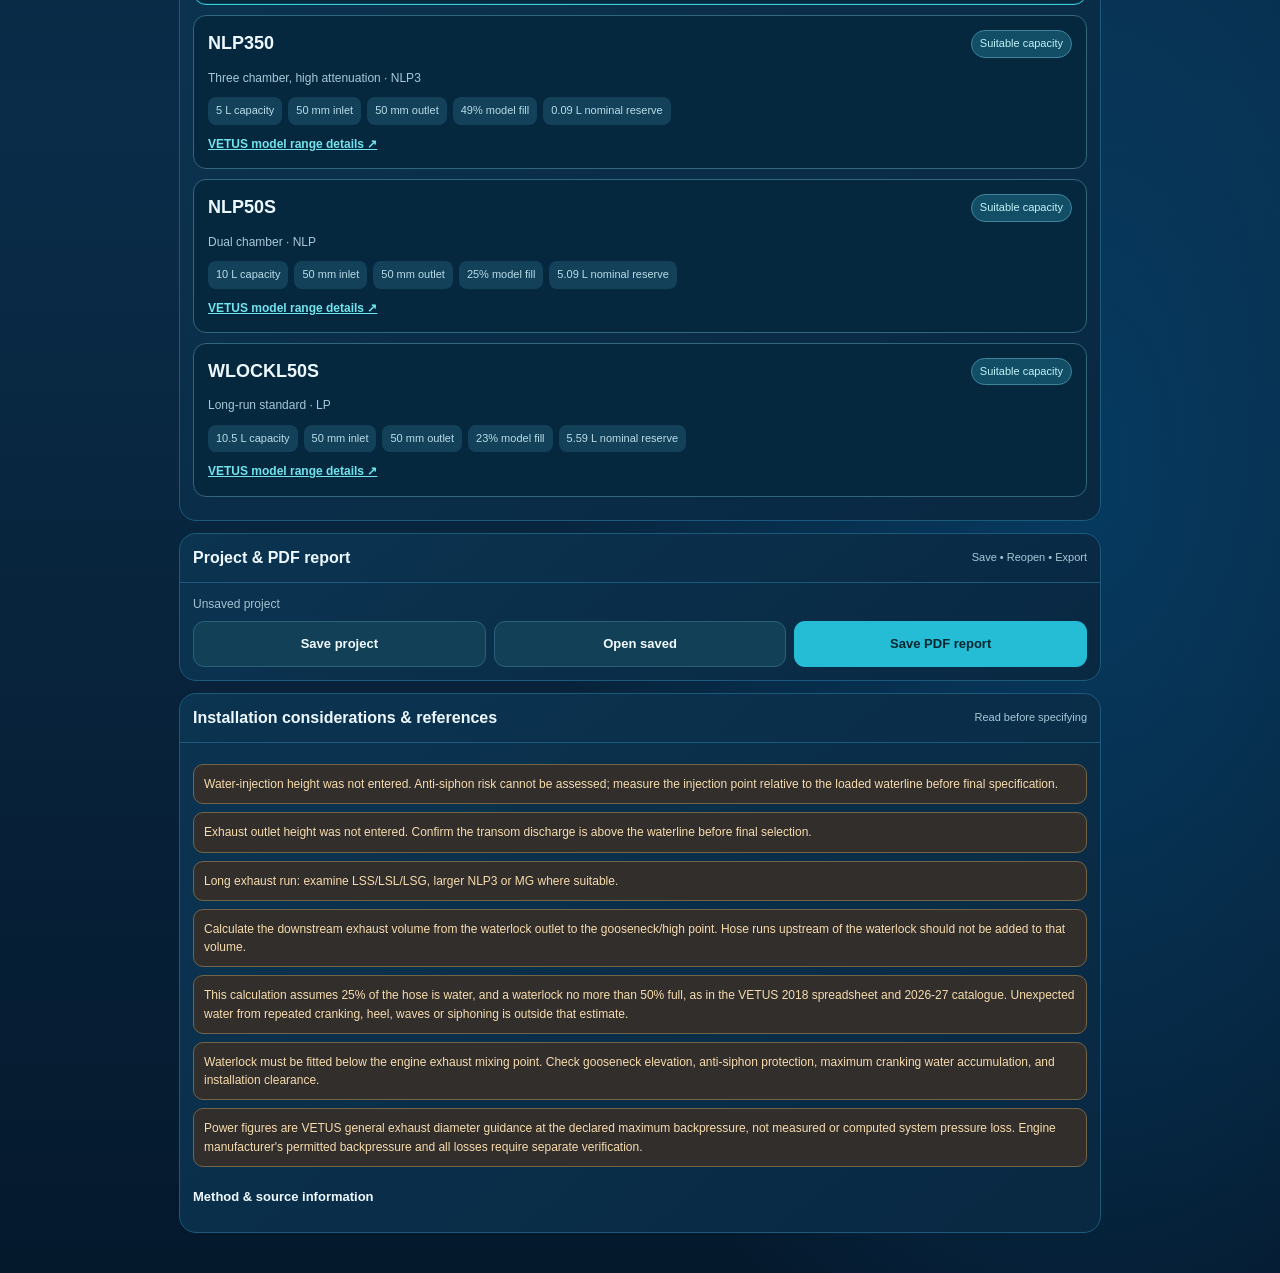
<file: exhaust.html>
<!doctype html>
<html lang="en">
<head>
<meta charset="utf-8"><meta name="viewport" content="width=device-width,initial-scale=1,viewport-fit=cover">
<meta name="theme-color" content="#071c2b"><meta name="apple-mobile-web-app-capable" content="yes">
<meta name="apple-mobile-web-app-title" content="Indalo Exhaust"><meta name="apple-mobile-web-app-status-bar-style" content="black-translucent">
<link rel="manifest" href="./exhaust.webmanifest"><link rel="icon" href="./assets/indalo-app-icon.png" type="image/png">
<link rel="apple-touch-icon" href="./assets/indalo-app-icon.png">
<title>Indalo Marine Calculators — Exhaust Backflow & Waterlock</title>
<style>
:root{--bg:#051a30;--panel:#0a2b47;--well:#041e35;--border:#1c597b;--cyan:#21c8e6;--text:#eef9ff;--muted:#a8c8d8;--warning:#ffd393;--good:#91e5bc}
*{box-sizing:border-box}body{margin:0;min-height:100vh;background:radial-gradient(ellipse at 12% 8%,#104b73 0%,transparent 35%),radial-gradient(ellipse at 85% 72%,#063a60 0%,transparent 35%),linear-gradient(#04182a,#0a2c48 60%,#05192d);color:var(--text);font:16px/1.4 -apple-system,BlinkMacSystemFont,"Segoe UI",sans-serif}
input,select,button{font:inherit}main{max-width:950px;margin:auto;padding:calc(15px + env(safe-area-inset-top)) 14px calc(40px + env(safe-area-inset-bottom))}
header{display:flex;flex-wrap:wrap;justify-content:space-between;gap:10px;align-items:flex-start}
.brand{font-size:10px;color:#28d7ec;letter-spacing:.18em;font-weight:850;margin-bottom:5px}
h1{font-size:clamp(19px,4.7vw,25px);margin:0;line-height:1.16}header p{color:var(--muted);font-size:12px;margin:4px 0 0}
nav{display:flex;gap:6px;flex-wrap:wrap}
a.nav,button{border-radius:10px;border:1px solid #356a83;min-height:44px;padding:10px 13px;color:#effaff;background:#103f5c;text-decoration:none;font-size:13px;font-weight:750;display:inline-flex;align-items:center;justify-content:center}
a.nav:focus-visible,button:focus-visible,input:focus-visible,select:focus-visible{outline:2px solid #38e5fb;outline-offset:2px}
.panel{border-radius:17px;margin-top:12px;overflow:hidden;border:1px solid var(--border);background:linear-gradient(140deg,#0b3451,#092842)}
.head{padding:13px;border-bottom:1px solid var(--border);display:flex;justify-content:space-between;align-items:center;gap:6px}.head h2{font-size:16px;margin:0}.head span{font-size:11px;color:var(--muted);text-align:right}.body{padding:13px}
.fields{display:grid;grid-template-columns:repeat(2,minmax(0,1fr));gap:10px}
.field{min-width:0}.field label{display:block;font-size:12px;color:var(--muted);margin-bottom:5px}
.field input,.field select{display:block;background:var(--well);border:1px solid var(--border);border-radius:10px;padding:10px;width:100%;min-width:0;min-height:45px;color:var(--text);font-size:16px}
.field small{display:block;font-size:10.5px;color:var(--muted);margin-top:5px}.wide{grid-column:1/-1}.note{font-size:12px;color:var(--muted);line-height:1.55;margin:11px 0 0}
.visual{position:relative;background:#062239;border:1px solid #2b617c;border-radius:14px;padding:14px 10px;margin:12px 0 0;overflow:hidden}
.pipe{margin:18px 6px 10px;display:flex;align-items:flex-end;gap:0;min-height:77px}.lock{border:2px solid #3ce0f0;border-radius:12px 12px 28px 28px;background:linear-gradient(0deg,#037eaf77 40%,#063855 40%);width:76px;height:65px;position:relative;display:grid;place-items:center;font-size:11px;font-weight:750;color:#eaffff;flex-shrink:0}
.linePipe{border-top:7px double #6fd6e7;border-right:7px double #6fd6e7;border-radius:0 26px 0 0;height:58px;margin-bottom:30px;flex:1;position:relative}.linePipe:after{position:absolute;content:"";width:20%;height:7px;background:#62c8db;right:-8px;top:-7px}
.goose{height:104px;width:40px;border:7px double #6fd6e7;border-right:0;border-bottom:0;border-radius:38px 0 0 0;margin-bottom:28px;flex-shrink:0}
.visualText{display:flex;justify-content:space-between;gap:10px;font-size:10px;color:#b6ddea;line-height:1.2}
.summaries{display:grid;grid-template-columns:repeat(2,minmax(0,1fr));gap:9px;margin-top:13px}
.kpi{border:1px solid #2e6179;border-radius:14px;background:#0a2f49;padding:13px;min-width:0}
.kpi.hero{grid-column:1/-1;background:linear-gradient(125deg,#104d69,#065f7a);border-color:#2897ad}
.kpi span{display:block;font-size:11px;color:#b5d3e0}.kpi strong{font-size:24px;display:block;margin-top:3px;overflow-wrap:anywhere}.kpi.hero strong{font-size:31px}.kpi em{font-style:normal;font-size:11px;color:#bed7e4}
.candidate{border:1px solid #31667c;background:#06283f;border-radius:13px;padding:14px;margin:10px 0}.candidate.best{border-color:#36d2da;box-shadow:inset 0 0 0 1px #36d2da22}
.top{display:flex;gap:9px;flex-wrap:wrap;align-items:center;justify-content:space-between}.candidate strong{font-size:18px}.pill{font-size:11px;color:#c0f2fa;background:#124e65;border:1px solid #3e849b;padding:5px 8px;border-radius:999px}
.chips{display:flex;flex-wrap:wrap;gap:6px;margin-top:10px}.chip{background:#13415a;color:#b9dce8;border-radius:8px;font-size:11px;padding:6px 8px}
.candidate a{display:inline-block;margin-top:11px;color:#71e4ee;font-size:12px;font-weight:750}
.warning{background:#322e2c;border:1px solid #726447;color:#f7dcad;border-radius:10px;padding:10px;font-size:12px;line-height:1.52;margin:8px 0}
.error{border:1px solid #ba6676;background:#4a2533;color:#ffe9ee;padding:11px;border-radius:11px;font-size:13px}
.empty{border:1px dashed #4585a0;border-radius:12px;padding:15px;color:#cde1ec;font-size:13px}
details summary{font-size:13px;font-weight:760;min-height:44px;display:flex;align-items:center;cursor:pointer}details .fields{margin-top:8px}
.hidden{display:none!important}
@media(min-width:700px){.fields{grid-template-columns:repeat(4,minmax(0,1fr))}.wide{grid-column:span 2}.summaries{grid-template-columns:repeat(4,minmax(0,1fr))}.kpi.hero{grid-column:span 2}}

/* Indalo Marine Calculators v1.0 shared accessibility and iPhone finish */
:root { color-scheme: dark; }
html { -webkit-text-size-adjust: 100%; }
button, a, input, select, textarea { -webkit-tap-highlight-color: transparent; }
button:focus-visible, a:focus-visible, input:focus-visible, select:focus-visible, textarea:focus-visible {
  outline: 2px solid #38e0f5; outline-offset: 2px;
}
h1,h2,h3,strong { overflow-wrap: break-word; }
@media(prefers-reduced-motion:reduce){*{scroll-behavior:auto!important;transition-duration:0s!important;animation-duration:0s!important}}
</style></head><body><main>
<header>
<div><div class="brand">INDALO MARINE CALCULATORS</div><h1>Exhaust Backflow &amp; Waterlock</h1><p>VETUS wet-exhaust backflow volume and product selection</p></div>
<nav><a class="nav" href="./">Home</a><a class="nav" href="./load.html">Load Demand</a><a class="nav" href="./propeller.html">Propeller</a></nav>
</header>

<section class="panel"><div class="head"><h2>1. Exhaust system details</h2><span>Water-injected wet exhaust</span></div><div class="body">
<div class="fields">
<div class="field wide"><label for="project">Vessel / project name</label><input id="project" placeholder="e.g. 45 ft aft cabin cruiser"></div>
<div class="field"><label for="diameter">Exhaust hose internal diameter</label><select id="diameter">
<option value="30">30 mm</option><option value="40">40 mm</option><option value="45">45 mm</option>
<option value="50" selected>50 mm</option><option value="60">60 mm</option><option value="65">65 mm</option>
<option value="75">75 mm</option><option value="90">90 mm</option><option value="102">102 mm</option>
<option value="127">127 mm</option><option value="152">152 mm</option><option value="203">203 mm</option><option value="250">250 mm</option>
</select><small>Confirm correct size against engine exhaust backpressure requirements.</small></div>
<div class="field"><label for="length">Hose length: waterlock to gooseneck (m)</label><input id="length" type="number" min=".1" step=".1" value="5"><small>Downstream length to the highest point; not the full exhaust run.</small></div>
<div class="field"><label for="layout">Preferred waterlock type</label><select id="layout">
<option value="any">Best capacity match (all)</option><option value="quiet">Quietest / multi-chamber</option>
<option value="long">Long hose run</option><option value="low">Low / horizontal installation</option>
<option value="compact">Compact standard type</option><option value="heavy">Large engine / MG range</option>
</select></div>
</div>
<div class="visual" aria-label="Simplified exhaust layout showing the waterlock outlet hose rising to a gooseneck">
<div class="visualText"><span>Waterlock / low point</span><span>Gooseneck / high point</span></div>
<div class="pipe"><div class="lock">WATERLOCK</div><div class="linePipe"></div><div class="goose"></div></div>
<div class="visualText"><span>Inlet from engine</span><span>Measure this outlet hose length</span></div>
</div>
<details><summary>Advanced backflow assumptions</summary><div class="fields">
<div class="field"><label for="waterPct">Water present in hose (%)</label><input id="waterPct" type="number" min="1" max="100" step="1" value="25"><small>VETUS default: 25%</small></div>
<div class="field"><label for="maxFillPct">Maximum waterlock fill (%)</label><input id="maxFillPct" type="number" min="1" max="100" step="5" value="50"><small>Spreadsheet sizing rule: 50% maximum</small></div>
<div class="field"><label for="extraBackflow">Additional water allowance (litres)</label><input id="extraBackflow" type="number" min="0" step=".1" value="0"><small>Optional: additional known backflow, not already in measured hose.</small></div>
</div></details>
</div></section>

<section class="panel"><div class="head"><h2>2. Installation &amp; engine checks</h2><span>Safety screening</span></div><div class="body">
<div class="fields">
<div class="field"><label for="injectionHeight">Cooling water injection above waterline (mm)</label><input id="injectionHeight" type="number" step="10" placeholder="Measure (mm)"><small>Negative value means below waterline.</small></div>
<div class="field"><label for="transomHeight">Lowest exhaust outlet above waterline (mm)</label><input id="transomHeight" type="number" step="10" placeholder="Measure (mm)"></div>
<div class="field"><label for="enginePower">Engine rated power (optional)</label><input id="enginePower" type="number" min="0" step="1" placeholder="e.g. 42"></div>
<div class="field"><label for="powerUnit">Engine power units</label><select id="powerUnit"><option value="kw">kW</option><option value="hp">hp</option></select></div>
<div class="field"><label for="backPressure">Engine maximum permitted backpressure</label><select id="backPressure"><option value=".1">0.1 bar (100 mbar)</option><option value=".2">0.2 bar (200 mbar)</option><option value=".3">0.3 bar (300 mbar)</option></select><small>Use actual engine manufacturer's limit.</small></div>
</div>
<p class="note">Backpressure check: the VETUS catalogue provides a general power-versus-hose-diameter screening table. This app does <b>not</b> calculate actual exhaust pressure loss. Confirm the permitted backpressure against the full installed exhaust and engine data.</p>
</div></section>

<section class="panel"><div class="head"><h2>3. Water volume &amp; minimum capacity</h2><span>VETUS backflow formula</span></div><div class="body">
<div id="error" class="error hidden"></div>
<div id="figures" class="summaries">
<div class="kpi hero"><span>Minimum catalogue waterlock capacity</span><strong id="required">—</strong><em>50% maximum fill by default</em></div>
<div class="kpi"><span>Estimated water flowing back</span><strong id="backflow">—</strong><em>25% of hose volume by default</em></div>
<div class="kpi"><span>Total hose internal volume</span><strong id="hoseVol">—</strong><em>Full hose capacity</em></div>
<div class="kpi"><span>Waterlock allowance</span><strong id="safety">—</strong><em>Safety factor on backflow</em></div>
<div class="kpi"><span>Engine power / hose guide</span><strong id="powerCheck">—</strong><em id="powerDetail">General VETUS catalogue comparison</em></div>
</div>
<p class="note">VETUS formula: hose volume = π × (internal diameter ÷ 2)² × downstream hose length; water backflow = 25% × hose volume; minimum catalogue waterlock volume = 2 × backflow. Inputs may be changed in Advanced.</p>
</div></section>

<section class="panel"><div class="head"><h2>4. Suitable VETUS waterlocks</h2><span id="candidateCount">Filtered by size and capacity</span></div>
<div class="body"><div id="recommendations" aria-live="polite"></div></div></section>

<section class="panel"><div class="head"><h2>Project &amp; PDF report</h2><span>Save • Reopen • Export</span></div><div class="body"><div id="projectTools"></div></div></section>
<section class="panel"><div class="head"><h2>Installation considerations &amp; references</h2><span>Read before specifying</span></div>
<div class="body"><div id="notes"></div>
<details><summary>Method &amp; source information</summary>
<p class="note">The VETUS workbook “Vetus Calculator Book 12-10-2018.xls”, “Flow Back” sheet, contains the 25% backflow allowance and twice-backflow catalog capacity rule. These agree with the 2026–27 VETUS exhaust catalogue, page 115. Waterlock capacity and fittings are checked against catalogue pages 116–119 and current VETUS webshop ranges.</p>
<p class="note">This calculator does not assess the entire exhaust system, including internal geometry, dynamic heeling, pump delivery during cranking, cooling water anti-siphon routing or actual backpressure. Approval must follow the engine manufacturer's limits and the relevant VETUS installation manual.</p>
<p class="note"><a style="color:#62dfed" href="https://online.flippingbook.com/view/631212278/115/" target="_blank" rel="noopener">Catalogue calculation &amp; backpressure guidance</a> · <a style="color:#62dfed" href="https://webshop.vetus.com/en/products/exhaust-systems/waterlocks-standard-installations" target="_blank" rel="noopener">VETUS waterlock catalogue</a></p>
</details>
</div></section>
</main>
<script src="./exhaust-core.js"></script><script src="./reports.js"></script>
<script>
(()=>{
"use strict";
const $=id=>document.getElementById(id);
const ids=["project","diameter","length","layout","waterPct","maxFillPct","extraBackflow","injectionHeight","transomHeight","enginePower","powerUnit","backPressure"];
const KEY="indalo-exhaust-working-v1";
const fmt=(v,d=2)=>Number.isFinite(v)?v.toLocaleString("en-GB",{minimumFractionDigits:d,maximumFractionDigits:d}):"—";
function getState(){return{fields:Object.fromEntries(ids.map(k=>[k,$(k).value]))}}
function setState(data){if(!data||!data.fields)throw Error("Invalid exhaust project");for(const k of ids)if(data.fields[k]!==undefined)$(k).value=String(data.fields[k]);render()}
function config(){return Object.fromEntries(ids.map(k=>[k,$(k).value]))}
function calc(){return globalThis.ExhaustCalc.calc(config())}
function plain(node,t,cls=""){const el=document.createElement("div");el.textContent=t;el.className=cls;node.append(el);return el;}
function recommendations(r){
 const host=$("recommendations");host.replaceChildren();
 $("candidateCount").textContent=r.qualified.length+" models pass volume + power screening";
 if(!r.best){
  plain(host,"No VETUS waterlock currently passes both the nominal water capacity and the selected engine-power/diameter screen.","empty");
  const largest=[...r.candidates].sort((a,b)=>b.capacity-a.capacity).slice(0,3);
  if(largest.length)plain(host,"Largest connection-compatible catalogue options: "+largest.map(x=>x.sku+" ("+x.capacity+" L)").join(", ")+". These are NOT confirmed suitable.","note");
  return;
 }
 const arr=r.qualified.slice(0,7);
 arr.forEach((item,index)=>{
  const card=document.createElement("div");card.className="candidate"+(index===0?" best":"");
  const line=document.createElement("div");line.className="top";
  const code=document.createElement("strong");code.textContent=item.sku;line.append(code);
  const badge=document.createElement("span");badge.className="pill";badge.textContent=index===0?"Best preference match":"Suitable capacity";line.append(badge);
  card.append(line);plain(card,item.style+" · "+item.family,"note");
  const chips=document.createElement("div");chips.className="chips";
  [item.capacity+" L capacity",item.diameter+" mm inlet",item.outlet+" mm outlet",
    fmt(item.workingFillPct,0)+"% model fill",
    fmt(item.excess,2)+" L nominal reserve"].forEach(str=>{const c=document.createElement("span");c.className="chip";c.textContent=str;chips.append(c)});
  card.append(chips);
  if(item.powerLimitKW!==null&&r.engineKW>0)plain(card,"Catalogue power guide: "+fmt(item.powerLimitKW,0)+" kW at "+fmt(r.backPressure,1)+" bar (not a system pressure-loss calculation).","note");
  const link=document.createElement("a");link.href=item.url;link.target="_blank";link.rel="noopener noreferrer";link.textContent="VETUS model range details ↗";card.append(link);
  host.append(card);
 });
 if(r.qualified.length>arr.length)plain(host,"+"+(r.qualified.length-arr.length)+" other catalogue models pass the initial filters. Change the preferred waterlock type to refine the shortlist.","note");
}
function render(){
 const r=calc();const issue=$("error");
 issue.textContent=r.errors.join(" ");issue.classList.toggle("hidden",r.valid);
 $("figures").classList.toggle("hidden",!r.valid);
 if(!r.valid){$("recommendations").replaceChildren();$("notes").replaceChildren();return}
 $("required").textContent=fmt(r.requiredCapacity,2)+" L";
 $("backflow").textContent=fmt(r.totalBackflow,2)+" L";
 $("hoseVol").textContent=fmt(r.hoseVolume,2)+" L";
 $("safety").textContent=fmt(100/r.maxFillPct,1)+"×";
 if(r.engineKW>0){
   const g=r.candidates.find(x=>x.powerLimitKW!==null);
   const lim=g?.powerLimitKW;
   $("powerCheck").textContent=lim===undefined?"Check separately":r.engineKW<=lim?"Within guide":"Review diameter";
   $("powerDetail").textContent=lim===undefined?"No matching catalogue entry":fmt(r.engineKW,1)+" kW entered / "+fmt(lim,1)+" kW catalogue limit";
 }else{$("powerCheck").textContent="Not entered";$("powerDetail").textContent="Optional engine power check"}
 recommendations(r);
 const box=$("notes");box.replaceChildren();
 r.notes.forEach(n=>plain(box,n,"warning"));
 try{localStorage.setItem(KEY,JSON.stringify(getState()))}catch(e){}
}
for(const id of ids){$(id).addEventListener("input",render);$(id).addEventListener("change",render)}
try{const a=JSON.parse(localStorage.getItem(KEY));if(a?.fields){for(const id of ids)if(a.fields[id]!==undefined)$(id).value=String(a.fields[id]);}}catch(e){}
render();
globalThis.MarineReports.init({
 kind:"exhaust",suggestName:()=>($("project").value.trim()||"Marine exhaust waterlock"),getState,setState,
 report:()=>{
  const c=config(),r=calc();if(!r.valid)throw Error(r.errors.join(". "));
  const f=(v,d=2)=>Number.isFinite(v)?v.toFixed(d):"n/a";
  const rows=r.qualified.slice(0,8).map((x,i)=>[i===0?"Preferred":"Candidate",x.sku,
    f(x.capacity,1)+" L",x.diameter+"/"+x.outlet+" mm",f(x.workingFillPct,0)+"%"]);
  if(!rows.length)rows.push(["No suitable model","Capacity or diameter review needed","—","—","—"]);
  return{
   title:"Wet Exhaust Backflow & Waterlock Report",
   subtitle:(c.project||"Unnamed vessel")+" / Indalo Marine Calculators",
   filename:(c.project||"marine-exhaust")+"-waterlock",
   metrics:[["Backflow volume",f(r.totalBackflow)+" L"],["Min. waterlock",f(r.requiredCapacity)+" L"],
     ["Hose ID",r.diameter+" mm"],["Preferred VETUS",r.best?.sku||"No match"]],
   sections:[
     {title:"Installation and engine inputs",rows:[
       ["Vessel / project",c.project||"Not supplied"],["Wet exhaust hose internal diameter",r.diameter+" mm"],
       ["Hose from waterlock to gooseneck",f(r.length)+" metres"],
       ["Water fraction in hose",f(r.waterPct,0)+"%"],["Waterlock maximum fill",f(r.maxFillPct,0)+"%"],
       ["Additional backflow allowance",f(r.extra,2)+" litres"],["Arrangement preference",c.layout],
       ["Cooling-water injection height",r.injectedHeight===null?"Not measured":r.injectedHeight+" mm relative to waterline"],
       ["Exhaust outlet height",r.transomHeight===null?"Not measured":r.transomHeight+" mm relative to waterline"],
       ["Engine power",r.engineKW>0?f(r.engineKW,1)+" kW":"Not supplied"],
       ["Manufacturer max permitted backpressure",f(r.backPressure,1)+" bar (entered)"]
     ]},
     {title:"Formula and calculated values",rows:[
       ["Internal hose volume","PI x (ID / 1000)^2 / 4 x length x 1000"],
       ["Total internal hose volume",f(r.hoseVolume)+" litres"],
       ["Hose backflow estimate",f(r.backflow)+" litres ("+f(r.waterPct,0)+"% of volume)"],
       ["Extra backflow allowance",f(r.extra)+" litres"],
       ["Total estimated backflow",f(r.totalBackflow)+" litres"],
       ["Minimum catalogue waterlock",f(r.requiredCapacity)+" litres"],
       ["Waterlock design margin",f(100/r.maxFillPct,2)+" x total backflow"],
       ["Published VETUS criterion","Waterlock not more than half full at defaults"]
     ]},
     {title:"Suitable VETUS waterlocks",table:{columns:[["Selection",83],["Part number",117],["Capacity",85],["Connections",112],["Fill",63]],rows}},
     {title:"Engineering qualification and installation safety",paragraphs:[
       ...r.notes,
       "Capacity data and the power/diameter chart were checked against the VETUS 2026–27 catalogue pages 115–119.",
       "Reference spreadsheet: Vetus Calculator Book 12-10-2018.xls / Flow Back worksheet, with the same 25% water factor and 2x waterlock capacity factor.",
       "The comparison does not replace an exhaust system backpressure calculation or actual backpressure measurement. Full exhaust hose sizing, water-injection anti-siphon routing, waterlock height/installation orientation and crank-water accumulation must be verified before ordering."
     ]}
   ]
  };
 }
});
if("serviceWorker" in navigator&&location.protocol.startsWith("http"))navigator.serviceWorker.register("./sw.js").catch(()=>{});
})();
</script></body></html>
</file>
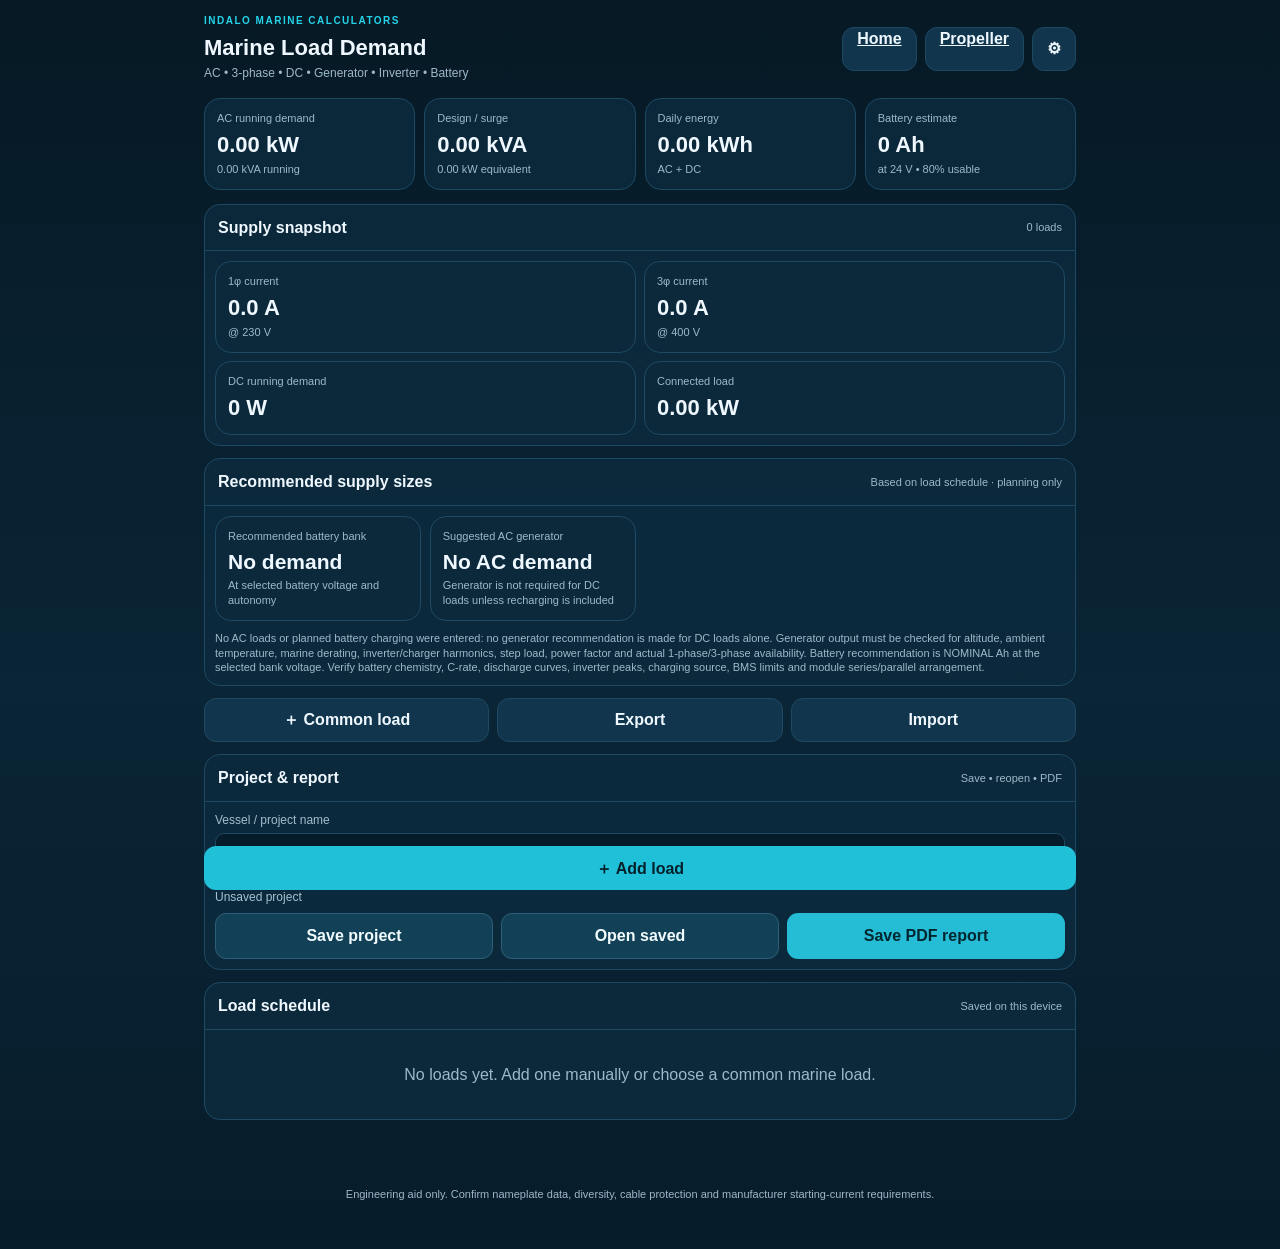
<file: load.html>
<!doctype html>
<html lang="en">
<head>
<meta charset="utf-8">
<meta name="viewport" content="width=device-width,initial-scale=1,viewport-fit=cover">
<meta name="theme-color" content="#071c2b">
<meta name="apple-mobile-web-app-capable" content="yes">
<meta name="apple-mobile-web-app-status-bar-style" content="black-translucent">
<meta name="apple-mobile-web-app-title" content="Indalo Marine">
<link rel="manifest" href="./load.webmanifest">
<link rel="icon" type="image/png" href="./assets/indalo-app-icon.png">
<title>Indalo Marine Calculators — Load Demand</title>
<style>
.indalo-page-brand{font-family:-apple-system,BlinkMacSystemFont,"Segoe UI",sans-serif;color:#25d4e9;font-size:10px;font-weight:850;letter-spacing:.15em;margin-bottom:5px}

:root{--bg:#071c2b;--p:#0c2a3d;--p2:#10354c;--f:#061c2a;--t:#eff8ff;--m:#9eb8c9;--l:#1e4962;--a:#21c0d9;--g:#66d9a6;--d:#ff7b7b}
*{box-sizing:border-box}body{margin:0;background:linear-gradient(#061925,#0a2536 55%,#071c2b);color:var(--t);font:16px/1.35 -apple-system,BlinkMacSystemFont,"Segoe UI",sans-serif;min-height:100vh}button,input,select{font:inherit}.app{max-width:900px;margin:auto;padding:calc(env(safe-area-inset-top) + 14px) 14px calc(env(safe-area-inset-bottom) + 36px)}header{display:flex;justify-content:space-between;gap:10px;align-items:center}h1{font-size:22px;margin:0}header p{font-size:12px;color:var(--m);margin:3px 0}.btn{min-height:44px;border-radius:12px;border:1px solid var(--l);background:var(--p2);color:var(--t);padding:0 14px;font-weight:700}.primary{background:var(--a);color:#03212a;border:0}.danger{background:#3a1e24;color:#ffd8d8;border-color:#6f323c}.summary{display:grid;grid-template-columns:repeat(2,minmax(0,1fr));gap:9px;margin:14px 0}.card,.section{background:rgba(12,42,61,.95);border:1px solid var(--l);border-radius:16px}.card{padding:12px}.lab{font-size:11px;color:var(--m)}.val{font-size:22px;font-weight:800;margin-top:4px}.sub{font-size:11px;color:var(--m);margin-top:2px}.section{margin:12px 0;overflow:hidden}.head{display:flex;justify-content:space-between;gap:8px;align-items:center;padding:12px 13px;border-bottom:1px solid var(--l)}.head h2{font-size:16px;margin:0}.head span{font-size:11px;color:var(--m)}.body{padding:10px}.toolbar{display:flex;gap:8px;flex-wrap:wrap;margin:10px 0}.toolbar .btn{flex:1 1 130px}.load{background:var(--f);border:1px solid var(--l);border-radius:14px;padding:11px;margin-bottom:10px}.top{display:flex;gap:8px}.top input{flex:1;font-weight:800}.rm{width:44px;min-width:44px}.grid{display:grid;grid-template-columns:repeat(2,minmax(0,1fr));gap:8px;margin-top:8px}.field label{display:block;font-size:10px;color:var(--m);margin-bottom:4px}.field input,.field select,.top input{width:100%;min-height:44px;border:1px solid var(--l);border-radius:10px;background:#061c2a;color:var(--t);padding:8px 9px}.result{display:grid;grid-template-columns:repeat(3,minmax(0,1fr));gap:7px;border-top:1px dashed var(--l);margin-top:9px;padding-top:9px;font-size:10px;color:var(--m)}.result strong{display:block;color:var(--t);font-size:13px;margin-top:2px}.snap{display:grid;grid-template-columns:repeat(2,minmax(0,1fr));gap:8px}.settings{display:grid;grid-template-columns:repeat(2,minmax(0,1fr));gap:8px}.note{font-size:11px;color:var(--m)}.empty{text-align:center;padding:24px;color:var(--m)}.add{position:sticky;bottom:calc(env(safe-area-inset-bottom) + 10px);display:flex;margin-top:12px}.add .btn{width:100%}
dialog{width:min(94%,700px);border:1px solid var(--l);border-radius:18px;background:#0b2738;color:var(--t);padding:0}dialog::backdrop{background:#0009}.dlg{padding:13px}.dlghead{display:flex;justify-content:space-between;align-items:center}.dlghead h3{margin:0}.presets{display:grid;grid-template-columns:repeat(2,minmax(0,1fr));gap:8px;margin-top:10px}.preset{text-align:left;min-height:58px;border:1px solid var(--l);border-radius:12px;background:var(--f);color:var(--t);padding:9px}.preset small{display:block;color:var(--m);margin-top:2px}.status{font-size:12px;color:var(--g);min-height:17px}
@media(min-width:700px){.summary{grid-template-columns:repeat(4,minmax(0,1fr))}.grid{grid-template-columns:repeat(4,minmax(0,1fr))}.presets{grid-template-columns:repeat(3,minmax(0,1fr))}}

/* Indalo Marine Calculators v1.0 shared accessibility and iPhone finish */
:root { color-scheme: dark; }
html { -webkit-text-size-adjust: 100%; }
button, a, input, select, textarea { -webkit-tap-highlight-color: transparent; }
button:focus-visible, a:focus-visible, input:focus-visible, select:focus-visible, textarea:focus-visible {
  outline: 2px solid #38e0f5; outline-offset: 2px;
}
h1,h2,h3,strong { overflow-wrap: break-word; }
@media(prefers-reduced-motion:reduce){*{scroll-behavior:auto!important;transition-duration:0s!important;animation-duration:0s!important}}
</style>
<link rel="apple-touch-icon" href="./assets/indalo-app-icon.png">
</head>
<body>
<div class="app">
<header><div><div class="indalo-page-brand">INDALO MARINE CALCULATORS</div><h1>Marine Load Demand</h1><p>AC • 3-phase • DC • Generator • Inverter • Battery</p></div><div style="display:flex;gap:8px;flex-wrap:wrap"><a class="btn" href="./">Home</a><a class="btn" href="./propeller.html">Propeller</a><button class="btn" id="settings">⚙︎</button></div></header>
<div class="summary">
<div class="card"><div class="lab">AC running demand</div><div class="val" id="acKW">0.00 kW</div><div class="sub" id="acKVA">0.00 kVA</div></div>
<div class="card"><div class="lab">Design / surge</div><div class="val" id="designKVA">0.00 kVA</div><div class="sub" id="designKW">0.00 kW</div></div>
<div class="card"><div class="lab">Daily energy</div><div class="val" id="kWh">0.00 kWh</div><div class="sub">AC + DC</div></div>
<div class="card"><div class="lab">Battery estimate</div><div class="val" id="Ah">0 Ah</div><div class="sub" id="AhSub">at 24 V</div></div>
</div>
<div class="section"><div class="head"><h2>Supply snapshot</h2><span id="count">0 loads</span></div><div class="body snap">
<div class="card"><div class="lab">1φ current</div><div class="val" id="A1">0.0 A</div><div class="sub" id="A1s">@ 230 V</div></div>
<div class="card"><div class="lab">3φ current</div><div class="val" id="A3">0.0 A</div><div class="sub" id="A3s">@ 400 V</div></div>
<div class="card"><div class="lab">DC running demand</div><div class="val" id="dcW">0 W</div></div>
<div class="card"><div class="lab">Connected load</div><div class="val" id="conn">0.00 kW</div></div>
</div></div>
<section class="section" aria-label="Recommended battery and generator">
<div class="head"><h2>Recommended supply sizes</h2><span>Based on load schedule · planning only</span></div>
<div class="body">
<div class="summary" style="margin:0 0 10px">
<div class="card"><div class="lab">Recommended battery bank</div><div class="val" id="bankRec" style="font-size:21px">Add loads</div><div class="sub" id="bankRecDetail">Includes usable-capacity setting and sizing allowance</div></div>
<div class="card"><div class="lab">Suggested AC generator</div><div class="val" id="genRec" style="font-size:21px">Add AC loads</div><div class="sub" id="genRecDetail">Running power • starting allowance • operating reserve</div></div>
</div>
<p class="note" id="supplyNotes" style="margin:8px 0 0">Generator is sized for AC loads unless optional battery recharging is enabled. For AGM/lead-acid banks, use an appropriate lower usable-capacity percentage (often 50%) in Settings.</p>
</div></section>
<div class="toolbar"><button class="btn" id="preset">＋ Common load</button><button class="btn" id="export">Export</button><button class="btn" id="import">Import</button><input type="file" id="file" accept=".json,application/json" hidden></div>
<div class="section"><div class="head"><h2>Project & report</h2><span>Save • reopen • PDF</span></div><div class="body"><label for="loadProjectName" style="display:block;font-size:12px;color:#a3bccb;margin:0 0 5px">Vessel / project name</label><input id="loadProjectName" placeholder="e.g. Yacht refit — electrical audit" style="display:block;width:100%;min-height:44px;background:#061c2a;color:#edf9ff;border:1px solid #1e4962;border-radius:9px;padding:10px;font-size:16px;margin-bottom:12px"><div id="projectTools"></div></div></div><div class="section"><div class="head"><h2>Load schedule</h2><span>Saved on this device</span></div><div class="body" id="loads"></div></div>
<div class="add"><button class="btn primary" id="add">＋ Add load</button></div>
<p class="note" style="text-align:center">Engineering aid only. Confirm nameplate data, diversity, cable protection and manufacturer starting-current requirements.</p>
</div>

<dialog id="presetDlg"><div class="dlg"><div class="dlghead"><h3>Common marine loads</h3><button class="btn" data-close>✕</button></div><div class="presets" id="presets"></div></div></dialog>
<dialog id="settingsDlg"><div class="dlg"><div class="dlghead"><h3>System settings</h3><button class="btn" data-close>✕</button></div><div class="settings" style="margin-top:10px">
<div class="field"><label>1φ voltage (V)</label><input id="sV1" type="number"></div>
<div class="field"><label>3φ voltage L-L (V)</label><input id="sV3" type="number"></div>
<div class="field"><label>Battery voltage (V)</label><input id="sBV" type="number"></div>
<div class="field"><label>Design headroom (%)</label><input id="sH" type="number"></div>
<div class="field"><label>Inverter efficiency (%)</label><input id="sIE" type="number"></div>
<div class="field"><label>DC efficiency (%)</label><input id="sDE" type="number"></div>
<div class="field"><label>Usable battery / DoD (%)</label><input id="sD" type="number"></div>
<div class="field"><label>Autonomy (days)</label><input id="sDays" type="number" step="0.1"></div>
<div class="field"><label>Battery sizing margin (%)</label><input id="sBankMargin" type="number" min="0" max="100" step="5"></div>
<div class="field"><label>Target generator loading (%)</label><input id="sGenLoad" type="number" min="50" max="95" step="5"></div>
<div class="field"><label>Generator rated power factor</label><input id="sGenPF" type="number" min=".7" max="1" step=".05"></div>
<div class="field"><label>Battery recharge window (hours)</label><input id="sChargeHours" type="number" min="1" max="24" step=".5"></div>
<div class="field" style="grid-column:1/-1"><label style="display:flex;gap:10px;align-items:center;font-size:12px"><input id="sIncCharge" type="checkbox" style="width:20px;height:20px"> Include battery recharging when sizing generator</label><small style="color:var(--m)">Do not enable if an equivalent battery charger is already listed as an AC load.</small></div>
</div><div class="toolbar"><button class="btn primary" id="saveSettings">Save settings</button><button class="btn danger" id="reset">Reset all</button></div><div class="status" id="status"></div></div></dialog>

<script src="./reports.js"></script>
<script src="./load-recommendations.js"></script>
<script>
(()=>{
const $=id=>document.getElementById(id), KEY='marine-load-demand-v2';
const defaults={settings:{v1:230,v3:400,bv:24,head:20,inv:92,dcEff:95,dod:80,days:1,batteryMargin:15,genLoad:80,genPF:.8,includeCharging:false,chargeHours:5},loads:[]};
let state;try{state=JSON.parse(localStorage.getItem(KEY))||structuredClone(defaults)}catch(e){state=structuredClone(defaults)}
const uid=()=>Date.now().toString(36)+Math.random().toString(36).slice(2,7);
const clamp=(v,min,max,fb)=>{v=Number(v);return Number.isFinite(v)?Math.min(max,Math.max(min,v)):fb};
const fmt=(v,d=1)=>Number.isFinite(v)?v.toFixed(d):(0).toFixed(d);
const save=()=>localStorage.setItem(KEY,JSON.stringify(state));
function recommendations(){
 const s={...defaults.settings,...(state.settings||{})};
 return globalThis.LoadRecommendations.calculate(total(),s,{
  batteryMargin:s.batteryMargin,genLoad:s.genLoad,gensetPF:s.genPF,
  includeCharging:s.includeCharging===true,chargeHours:s.chargeHours
 });
}
const blank=()=>({id:uid(),name:'New load',type:'AC1',qty:1,v:state.settings.v1,mode:'W',input:0,pf:1,demand:100,hours:1,surge:1,startQty:1});
const presets=[
{name:'Navigation electronics',type:'DC',v:12,input:60,mode:'W',pf:1,demand:100,hours:8,surge:1,qty:1,startQty:1},
{name:'Bilge pump',type:'DC',v:12,input:120,mode:'W',pf:1,demand:50,hours:.5,surge:2,qty:1,startQty:1},
{name:'Fresh-water pump',type:'DC',v:12,input:100,mode:'W',pf:1,demand:30,hours:1,surge:2,qty:1,startQty:1},
{name:'Fridge',type:'AC1',v:230,input:150,mode:'W',pf:.9,demand:70,hours:12,surge:3,qty:1,startQty:1},
{name:'Battery charger',type:'AC1',v:230,input:1500,mode:'W',pf:.95,demand:80,hours:4,surge:1.2,qty:1,startQty:1},
{name:'Immersion heater',type:'AC1',v:230,input:2000,mode:'W',pf:1,demand:70,hours:2,surge:1,qty:1,startQty:1},
{name:'Air conditioning',type:'AC1',v:230,input:1200,mode:'W',pf:.85,demand:80,hours:6,surge:4,qty:1,startQty:1},
{name:'Windlass',type:'DC',v:24,input:1200,mode:'W',pf:1,demand:20,hours:.2,surge:2,qty:1,startQty:1},
{name:'Bow thruster',type:'DC',v:24,input:3000,mode:'W',pf:1,demand:10,hours:.1,surge:2,qty:1,startQty:1},
{name:'3-phase motor',type:'AC3',v:400,input:4000,mode:'W',pf:.85,demand:100,hours:2,surge:5,qty:1,startQty:1}
];
state.name=state.name||'';state.loads=(state.loads||[]).map(x=>({...blank(),...x,id:x.id||uid()}));$('loadProjectName').value=state.name;$('loadProjectName').addEventListener('input',()=>{state.name=$('loadProjectName').value;save();});
function calc(l){
 const q=clamp(l.qty,0,1000,1),v=clamp(l.v,.1,100000,230),x=clamp(l.input,0,1e9,0),pf=clamp(l.pf,.01,1,1),dem=clamp(l.demand,0,100,100)/100,h=clamp(l.hours,0,24,0),surge=clamp(l.surge,1,20,1),starts=clamp(l.startQty,0,q,1);
 let w,a,va;
 if(l.mode==='A'){a=x;if(l.type==='DC'){w=v*a;va=w}else if(l.type==='AC3'){va=Math.sqrt(3)*v*a;w=va*pf}else{va=v*a;w=va*pf}}
 else{w=x;if(l.type==='DC'){a=w/v;va=w}else if(l.type==='AC3'){va=w/pf;a=va/(Math.sqrt(3)*v)}else{va=w/pf;a=va/v}}
 return{a,w,va,connected:w*q,runW:w*q*dem,runVA:(l.type==='DC'?w*q*dem:va*q*dem),wh:w*q*dem*h,surgeVA:(l.type==='DC'?w:va)*starts*Math.max(0,surge-1),surgeW:w*starts*Math.max(0,surge-1)};
}
function total(){
 let t={conn:0,acW:0,acVA:0,dcW:0,wh:0,acWh:0,dcWh:0,va1:0,va3:0,surgeVA:0,surgeW:0};
 state.loads.forEach(l=>{let c=calc(l);t.conn+=c.connected;t.wh+=c.wh;if(l.type==='DC'){t.dcW+=c.runW;t.dcWh+=c.wh}else{t.acW+=c.runW;t.acVA+=c.runVA;t.acWh+=c.wh;if(l.type==='AC1')t.va1+=c.runVA;else t.va3+=c.runVA;t.surgeVA=Math.max(t.surgeVA,c.surgeVA);t.surgeW=Math.max(t.surgeW,c.surgeW)}});
 let s=state.settings,h=1+s.head/100;t.designVA=(t.acVA+t.surgeVA)*h;t.designW=(t.acW+t.surgeW)*h;t.ah=((t.acWh/(s.inv/100))+(t.dcWh/(s.dcEff/100)))*s.days/(s.bv*(s.dod/100));t.a1=t.va1/s.v1;t.a3=t.va3/(Math.sqrt(3)*s.v3);return t;
}
function esc(s){return String(s??'').replace(/[&<>'"]/g,c=>({'&':'&amp;','<':'&lt;','>':'&gt;',"'":'&#39;','"':'&quot;'}[c]))}
function summary(){let t=total(),s=state.settings;$('acKW').textContent=fmt(t.acW/1000,2)+' kW';$('acKVA').textContent=fmt(t.acVA/1000,2)+' kVA running';$('designKVA').textContent=fmt(t.designVA/1000,2)+' kVA';$('designKW').textContent=fmt(t.designW/1000,2)+' kW equivalent';$('kWh').textContent=fmt(t.wh/1000,2)+' kWh';$('Ah').textContent=Math.ceil(t.ah||0)+' Ah';$('AhSub').textContent='at '+s.bv+' V • '+s.dod+'% usable';$('A1').textContent=fmt(t.a1,1)+' A';$('A1s').textContent='@ '+s.v1+' V';$('A3').textContent=fmt(t.a3,1)+' A';$('A3s').textContent='@ '+s.v3+' V';$('dcW').textContent=Math.round(t.dcW)+' W';$('conn').textContent=fmt(t.conn/1000,2)+' kW';$('count').textContent=state.loads.length+' '+(state.loads.length===1?'load':'loads');
const q=recommendations();
$('bankRec').textContent=t.wh>0&&q.valid?q.battery.recommendedAh+' Ah':'No demand';
$('bankRecDetail').textContent=t.wh>0&&q.valid?
  fmt(q.battery.recommendedKWh,2)+' kWh nominal @ '+s.bv+' V · min '+Math.ceil(q.battery.minimumAh)+' Ah':
  'At selected battery voltage and autonomy';
$('genRec').textContent=q.valid&&q.generator.recommendedKVA!==null?fmt(q.generator.recommendedKVA,1)+' kVA':'No AC demand';
$('genRecDetail').textContent=q.valid&&q.generator.recommendedKVA!==null?
  fmt(q.generator.requiredKVA,2)+' kVA calculated minimum · '+q.generator.kind:
  'Generator is not required for DC loads unless recharging is included';
$('supplyNotes').textContent=(q.notes||[]).slice(0,4).join(' ');
}
function card(l,i){let c=calc(l),d=document.createElement('div');d.className='load';d.dataset.id=l.id;d.innerHTML=`
<div class="top"><input data-k="name" value="${esc(l.name)}"><button class="btn danger rm">−</button></div>
<div class="grid">
<div class="field"><label>System</label><select data-k="type"><option value="AC1" ${l.type==='AC1'?'selected':''}>AC 1φ</option><option value="AC3" ${l.type==='AC3'?'selected':''}>AC 3φ</option><option value="DC" ${l.type==='DC'?'selected':''}>DC</option></select></div>
<div class="field"><label>Qty</label><input type="number" data-k="qty" min="0" value="${l.qty}"></div>
<div class="field"><label>Voltage (V)</label><input type="number" data-k="v" min=".1" value="${l.v}"></div>
<div class="field"><label>Input as</label><select data-k="mode"><option value="W" ${l.mode==='W'?'selected':''}>Watts</option><option value="A" ${l.mode==='A'?'selected':''}>Amps</option></select></div>
<div class="field"><label>${l.mode==='A'?'Current (A)':'Power (W)'}</label><input type="number" data-k="input" min="0" step="any" value="${l.input}"></div>
<div class="field"><label>Power factor</label><input type="number" data-k="pf" min=".01" max="1" step=".01" value="${l.pf}" ${l.type==='DC'?'disabled':''}></div>
<div class="field"><label>Demand / diversity (%)</label><input type="number" data-k="demand" min="0" max="100" value="${l.demand}"></div>
<div class="field"><label>Hours / day</label><input type="number" data-k="hours" min="0" max="24" step=".1" value="${l.hours}"></div>
<div class="field"><label>Start / surge ×</label><input type="number" data-k="surge" min="1" max="20" step=".1" value="${l.surge}"></div>
<div class="field"><label>Units starting together</label><input type="number" data-k="startQty" min="0" value="${l.startQty}"></div>
</div>
<div class="result"><div>Unit current<strong>${fmt(c.a,1)} A</strong></div><div>Running demand<strong>${c.runW>=1000?fmt(c.runW/1000,2)+' kW':Math.round(c.runW)+' W'}</strong></div><div>Energy/day<strong>${fmt(c.wh/1000,2)} kWh</strong></div></div>`;
d.querySelector('.rm').onclick=()=>{state.loads.splice(i,1);save();render()};
d.querySelectorAll('[data-k]').forEach(el=>{el.onchange=()=>{let k=el.dataset.k;l[k]=(k==='name'||k==='type'||k==='mode')?el.value:Number(el.value);save();render()};if(el.tagName==='INPUT')el.oninput=()=>{let k=el.dataset.k;l[k]=(k==='name')?el.value:Number(el.value);save();summary()}});
return d}
function render(){summary();let w=$('loads');w.innerHTML='';if(!state.loads.length)w.innerHTML='<div class="empty">No loads yet. Add one manually or choose a common marine load.</div>';else state.loads.forEach((l,i)=>w.appendChild(card(l,i)))}
function add(x){state.loads.push({...blank(),...x,id:uid()});save();render()}
$('add').onclick=()=>add(blank());$('preset').onclick=()=>$('presetDlg').showModal();$('settings').onclick=()=>{let s=state.settings;$('sV1').value=s.v1;$('sV3').value=s.v3;$('sBV').value=s.bv;$('sH').value=s.head;$('sIE').value=s.inv;$('sDE').value=s.dcEff;$('sD').value=s.dod;$('sDays').value=s.days;
$('sBankMargin').value=s.batteryMargin??15;
$('sGenLoad').value=s.genLoad??80;
$('sGenPF').value=s.genPF??.8;
$('sChargeHours').value=s.chargeHours??5;
$('sIncCharge').checked=s.includeCharging===true;
$('status').textContent='';$('settingsDlg').showModal()};
document.querySelectorAll('[data-close]').forEach(b=>b.onclick=()=>b.closest('dialog').close());
presets.forEach(p=>{let b=document.createElement('button');b.className='preset';b.innerHTML=esc(p.name)+'<small>'+(p.type==='AC1'?'AC 1φ':p.type==='AC3'?'AC 3φ':'DC')+' • '+p.input+p.mode+'</small>';b.onclick=()=>{add(p);$('presetDlg').close()};$('presets').appendChild(b)});
$('saveSettings').onclick=()=>{state.settings={v1:clamp($('sV1').value,1,1000,230),v3:clamp($('sV3').value,1,2000,400),bv:clamp($('sBV').value,1,1000,24),head:clamp($('sH').value,0,200,20),inv:clamp($('sIE').value,1,100,92),dcEff:clamp($('sDE').value,1,100,95),dod:clamp($('sD').value,1,100,80),days:clamp($('sDays').value,.1,30,1),
 batteryMargin:clamp($('sBankMargin').value,0,100,15),
 genLoad:clamp($('sGenLoad').value,50,95,80),
 genPF:clamp($('sGenPF').value,.7,1,.8),
 includeCharging:$('sIncCharge').checked===true,
 chargeHours:clamp($('sChargeHours').value,1,24,5)
 };save();render();$('status').textContent='Settings saved.'};
$('reset').onclick=()=>{if(confirm('Reset all loads and settings?')){state=structuredClone(defaults);$('loadProjectName').value='';save();render();$('settingsDlg').close()}};
$('export').onclick=()=>{let b=new Blob([JSON.stringify(state,null,2)],{type:'application/json'}),a=document.createElement('a');a.href=URL.createObjectURL(b);a.download='marine-load-demand.json';a.click();setTimeout(()=>URL.revokeObjectURL(a.href),500)};
$('import').onclick=()=>$('file').click();$('file').onchange=e=>{let f=e.target.files[0];if(!f)return;let r=new FileReader();r.onload=()=>{try{let x=JSON.parse(r.result);if(!x.settings||!Array.isArray(x.loads))throw 0;state=x;state.loads=state.loads.map(y=>({...blank(),...y,id:y.id||uid()}));save();render();alert('Project imported.')}catch(_){alert('Invalid Marine Load Demand project file.')}};r.readAsText(f);e.target.value=''};

// Report interface: calculations are taken from the live working schedule, not a cached PDF.
globalThis.MarineReports.init({
 kind:"load",
 suggestName:()=> state.name||"Marine Electrical Load",
 getState:()=>JSON.parse(JSON.stringify(state)),
 setState:payload=>{
   if(!payload||!payload.settings||!Array.isArray(payload.loads))throw Error("Invalid load schedule");
   state=JSON.parse(JSON.stringify(payload));
   $('loadProjectName').value=state.name||"";
   state.loads=state.loads.map(l=>({...blank(),...l,id:l.id||uid()}));
   save();render();
 },
 report:()=>{
   const populated=state.loads.filter(l=>l.name&&l.input>0&&l.qty>0);
   if(!populated.length)throw Error("Add at least one equipment load with a wattage or current.");
   const t=total(),s=state.settings,q=recommendations();
   if(!q.valid)throw Error("Correct the battery and generator sizing settings before exporting.");
   const fmt=(v,d=1)=>Number(v||0).toFixed(d);
   return{
      title:"Electrical Load Demand Report",
      subtitle:(state.name||"Unnamed vessel / project")+" / AC single-phase, 3-phase and DC",
      filename:(state.name||"marine-electrical-load"),
      metrics:[
        ["AC running",fmt(t.acW/1000,2)+" kW"],
        ["AC apparent",fmt(t.acVA/1000,2)+" kVA"],
        ["Daily energy",fmt(t.wh/1000,2)+" kWh"],
        ["Recommended battery",q.battery.recommendedAh+" Ah"]
      ],
      sections:[
        {title:"Electrical demand summary",rows:[
          ["Vessel / project",state.name||"Not supplied"],
          ["AC connected power",fmt(t.acW/1000,2)+" kW (diversified demand)"],
          ["AC design apparent power",fmt(t.designVA/1000,2)+" kVA incl. headroom / largest startup allowance"],
          ["DC running demand",fmt(t.dcW,0)+" W"],
          ["Installed connected load",fmt(t.conn/1000,2)+" kW"],
          ["Single-phase current",fmt(t.a1,1)+" A at "+s.v1+" V"],
          ["Three-phase current",fmt(t.a3,1)+" A at "+s.v3+" V"],
          ["Estimated daily energy",fmt(t.wh/1000,2)+" kWh/day"],
          ["Nominal battery requirement",Math.ceil(t.ah||0)+" Ah at "+s.bv+" V"]
        ]},
        {title:"Preliminary battery-bank recommendation",rows:[
          ["Nominal system voltage",q.battery.voltage+" V"],
          ["Minimum bank estimate",Math.ceil(q.battery.minimumAh)+" Ah ("+fmt(q.battery.minimumKWh,2)+" kWh)"],
          ["Recommended bank (rounded)",q.battery.recommendedAh+" Ah / "+fmt(q.battery.recommendedKWh,2)+" kWh nominal"],
          ["Usable battery fraction / DoD",q.battery.usablePercent+"%"],
          ["Battery planning margin",q.battery.marginPercent+"%"],
          ["Autonomy requirement",q.battery.autonomyDays+" day(s)"],
          ["Sizing basis","AC inverter and DC conversion efficiency applied to diversified daily energy; rounded to next 25 Ah"]
        ]},
        {title:"Preliminary AC generator recommendation",rows:[
          ["Minimum calculated genset rating",q.generator.requiredKVA===null?"No AC demand / not calculated":fmt(q.generator.requiredKVA,2)+" kVA"],
          ["Suggested generator rating",q.generator.recommendedKVA===null?"No generator recommendation":fmt(q.generator.recommendedKVA,1)+" kVA ("+q.generator.kind+")"],
          ["AC continuous loading target",q.generator.utilizationPct+"% of rated"],
          ["Generator nameplate power factor",fmt(q.generator.powerFactor,2)],
          ["Minimum generator continuous-duty rating",fmt(q.generator.continuousDemandKVA,2)+" kVA at target loading fraction"],
          ["Starting / step load screening",fmt(q.generator.peakDemandKVA,2)+" kVA with headroom"],
          ["Extra battery charging included",q.generator.includesCharging?"Yes, over "+q.generator.chargingHours+" hours; estimated "+fmt(q.generator.addedChargingKVA,2)+" kVA":"No; loads on AC schedule only"],
          ["Generator arrangement","Verify phase compatibility, voltage dip at motor starts, derating and charger/inverter behaviour"]
        ]},
        {title:"System assumptions",rows:[
          ["Engineering headroom",s.head+"%"],
          ["Inverter efficiency",s.inv+"%"],
          ["DC efficiency",s.dcEff+"%"],
          ["Usable battery capacity / DoD",s.dod+"%"],
          ["Autonomy",s.days+" day(s)"],
          ["Starting loads","Largest single start allowance added to diversified AC demand"]
        ]},
        {title:"Equipment load schedule",table:{
          columns:[["Equipment",116],["System",52],["Qty",29],["Rating",51],["Demand",46],["Run W",56],["h/day",39],["Wh/day",58]],
          rows:populated.map(l=>{
             const c=calc(l);
             return [l.name||"Unnamed",l.type==="AC1"?"AC 1ph":l.type==="AC3"?"AC 3ph":"DC",String(l.qty),fmt(l.input,1)+" "+l.mode,String(l.demand)+"%",fmt(c.runW,0),fmt(l.hours,1),fmt(c.wh,0)];
          })
        }},
        {title:"Engineering qualifications",paragraphs:[
          ...q.notes,
          "All figures are preliminary electrical demand estimates based on entered nameplate ratings, power factors, duty factors, operating hours and simultaneous starting assumptions.",
          "Do not use this worksheet alone to specify protective devices, cables, short-circuit performance, marine bonding, shore connection or generator step-load capability. Validate against applicable vessel rules and manufacturers' data.",
          "The demand factor influences both peak running load and the daily energy calculation in this app. For intermittent equipment, adjust hours per day to reflect actual aggregate running time and avoid double-counting compressor duty."
        ]}
      ]
   };
 }
});

render();
if('serviceWorker' in navigator&&location.protocol.startsWith('http'))navigator.serviceWorker.register('./sw.js').catch(()=>{});
})();
</script>
</body>
</html>
</file>
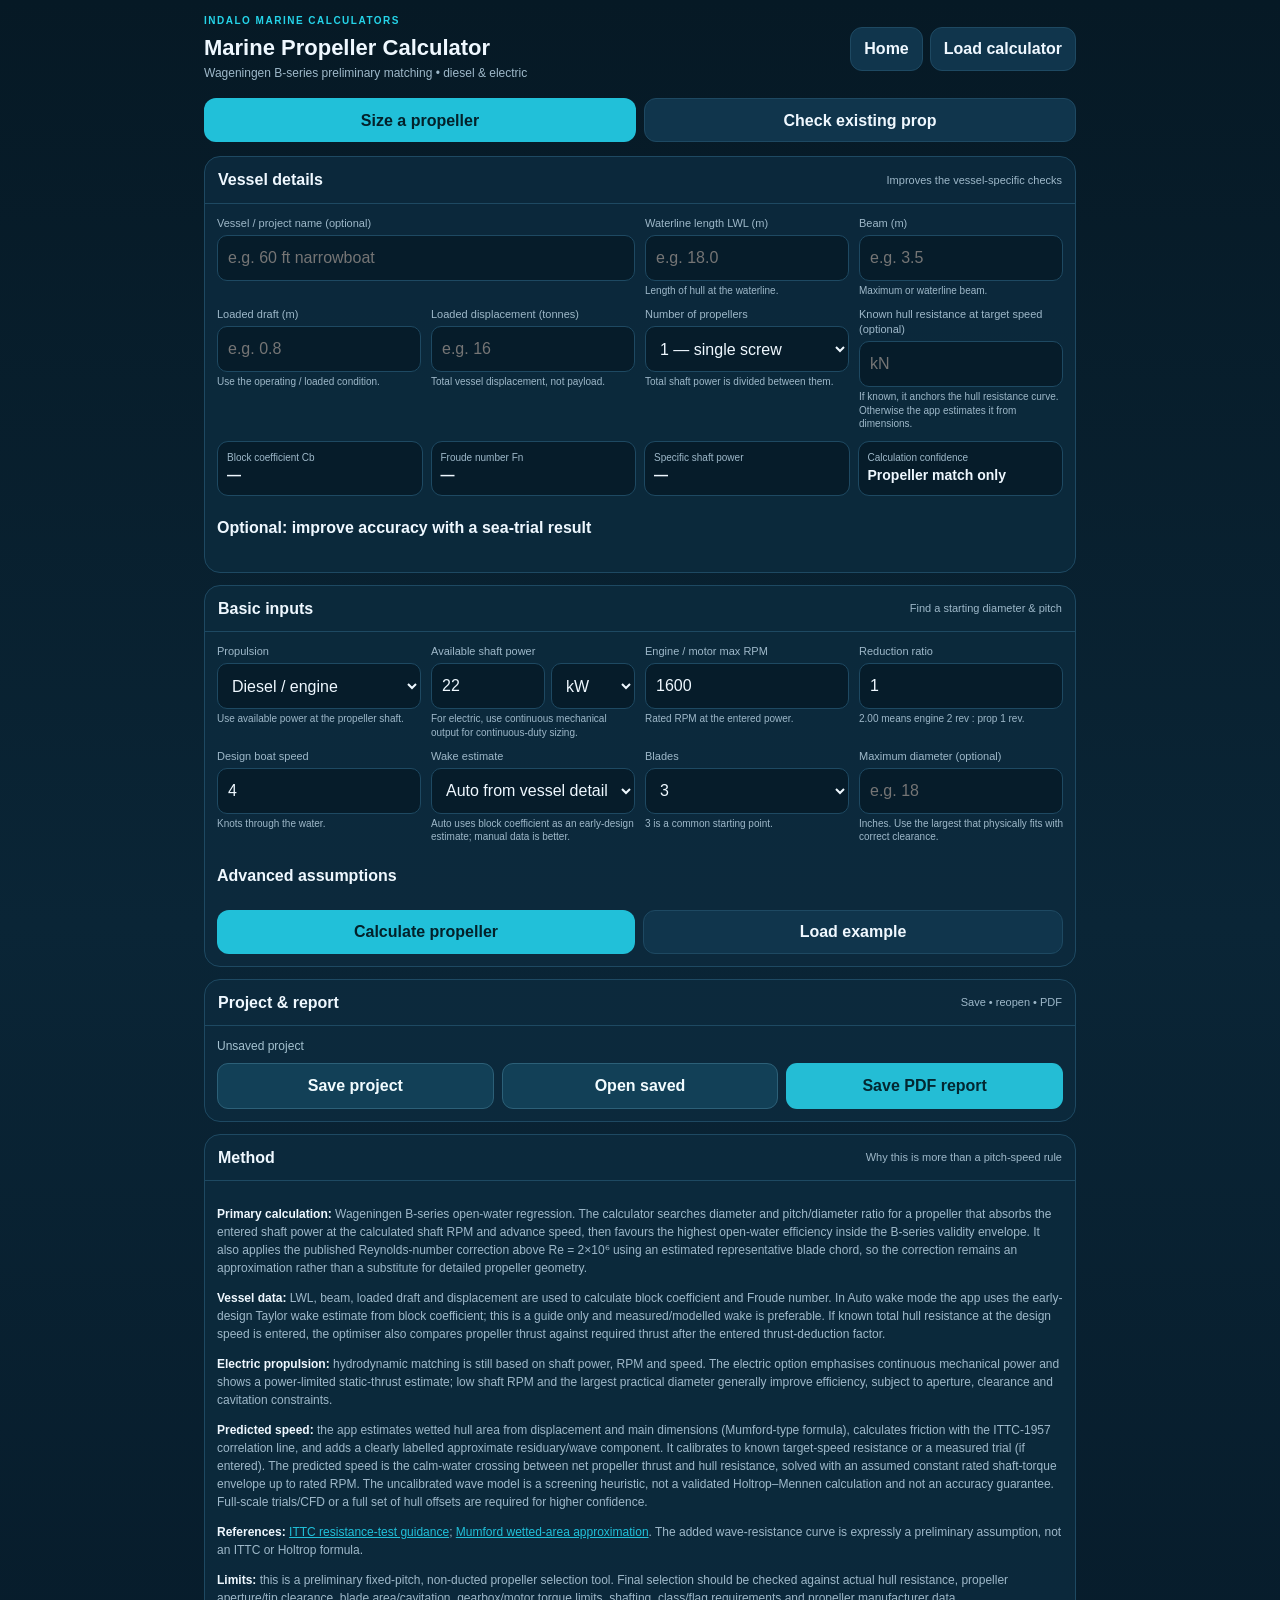
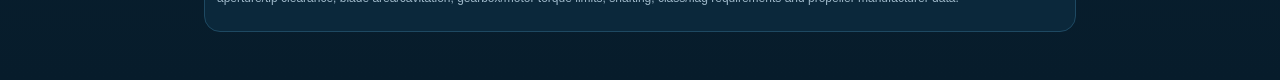
<file: propeller.html>
<!doctype html>
<html lang="en">
<head>
<meta charset="utf-8">
<meta name="viewport" content="width=device-width,initial-scale=1,viewport-fit=cover">
<meta name="theme-color" content="#071c2b">
<meta name="apple-mobile-web-app-capable" content="yes">
<meta name="apple-mobile-web-app-status-bar-style" content="black-translucent">
<meta name="apple-mobile-web-app-title" content="Indalo Marine">
<link rel="manifest" href="./propeller.webmanifest">
<link rel="icon" type="image/png" href="./assets/indalo-app-icon.png">
<title>Indalo Marine Calculators — Propeller & Vessel Speed</title>
<style>
.indalo-page-brand{font-family:-apple-system,BlinkMacSystemFont,"Segoe UI",sans-serif;color:#25d4e9;font-size:10px;font-weight:850;letter-spacing:.15em;margin-bottom:5px}

:root{--bg:#071c2b;--p:#0c2a3d;--p2:#10354c;--f:#061c2a;--t:#eff8ff;--m:#9eb8c9;--l:#1e4962;--a:#21c0d9;--g:#66d9a6;--w:#ffd166;--d:#ff7b7b}
*{box-sizing:border-box}body{margin:0;background:linear-gradient(#061925,#0a2536 55%,#071c2b);color:var(--t);font:16px/1.35 -apple-system,BlinkMacSystemFont,"Segoe UI",sans-serif;min-height:100vh}button,input,select,summary{font:inherit}.app{max-width:900px;margin:auto;padding:calc(env(safe-area-inset-top) + 14px) 14px calc(env(safe-area-inset-bottom) + 36px)}header{display:flex;gap:10px;align-items:center;justify-content:space-between}h1{font-size:22px;margin:0}header p{font-size:12px;color:var(--m);margin:3px 0}.btn,.seg{min-height:44px;border-radius:12px;border:1px solid var(--l);background:var(--p2);color:var(--t);padding:0 13px;font-weight:700;text-decoration:none;display:inline-flex;align-items:center;justify-content:center}.primary{background:var(--a);color:#03212a;border:0}.modebar{display:grid;grid-template-columns:1fr 1fr;gap:8px;margin:14px 0}.seg.active{background:var(--a);color:#03212a;border-color:transparent}.section,.card{background:rgba(12,42,61,.95);border:1px solid var(--l);border-radius:16px}.section{margin:12px 0;overflow:hidden}.head{padding:12px 13px;border-bottom:1px solid var(--l);display:flex;justify-content:space-between;align-items:center;gap:8px}.head h2{font-size:16px;margin:0}.head span{font-size:11px;color:var(--m)}.body{padding:12px}.grid{display:grid;grid-template-columns:repeat(2,minmax(0,1fr));gap:10px}.field{min-width:0}.field label{display:block;font-size:11px;color:var(--m);margin-bottom:4px}.field input,.field select{width:100%;min-height:46px;border:1px solid var(--l);border-radius:10px;background:var(--f);color:var(--t);padding:8px 10px;font-size:16px}.field small{display:block;color:var(--m);font-size:10px;margin-top:3px}.wide{grid-column:1/-1}.actions{display:flex;gap:8px;margin-top:12px}.actions .btn{flex:1}.results{display:grid;grid-template-columns:repeat(2,minmax(0,1fr));gap:9px;margin:12px 0}.card{padding:12px}.lab{font-size:11px;color:var(--m)}.val{font-size:22px;font-weight:800;margin-top:4px}.sub{font-size:11px;color:var(--m);margin-top:2px}.hero{grid-column:1/-1;background:linear-gradient(145deg,#0b3349,#0d4057);border-color:#2a6078}.hero .val{font-size:30px}.good{color:var(--g)}.warn{color:var(--w)}.bad{color:var(--d)}.note{font-size:12px;color:var(--m)}.message{padding:11px 12px;border-radius:12px;border:1px solid var(--l);background:var(--f);font-size:13px;margin-top:10px}.message strong{display:block;margin-bottom:3px}.details{margin:10px 0}.details summary{cursor:pointer;color:var(--t);font-weight:700;min-height:44px;display:flex;align-items:center}.method{font-size:12px;color:var(--m);line-height:1.5}.method b{color:var(--t)}.hidden{display:none!important}.mini{display:grid;grid-template-columns:repeat(2,minmax(0,1fr));gap:8px}.mini div{background:var(--f);border:1px solid var(--l);border-radius:11px;padding:9px}.mini span{display:block;color:var(--m);font-size:10px}.mini strong{font-size:14px}.badge{display:inline-block;font-size:11px;border-radius:999px;padding:4px 8px;background:#123a50;border:1px solid var(--l);color:var(--m)}
@media(min-width:700px){.grid{grid-template-columns:repeat(4,minmax(0,1fr))}.results{grid-template-columns:repeat(4,minmax(0,1fr))}.hero{grid-column:span 2}.wide{grid-column:span 2}.mini{grid-template-columns:repeat(4,minmax(0,1fr))}}

/* Indalo Marine Calculators v1.0 shared accessibility and iPhone finish */
:root { color-scheme: dark; }
html { -webkit-text-size-adjust: 100%; }
button, a, input, select, textarea { -webkit-tap-highlight-color: transparent; }
button:focus-visible, a:focus-visible, input:focus-visible, select:focus-visible, textarea:focus-visible {
  outline: 2px solid #38e0f5; outline-offset: 2px;
}
h1,h2,h3,strong { overflow-wrap: break-word; }
@media(prefers-reduced-motion:reduce){*{scroll-behavior:auto!important;transition-duration:0s!important;animation-duration:0s!important}}

/* Indalo propeller performance plots */
.propChartPanel{background:#06263b;border:1px solid #2b637e;border-radius:14px;padding:12px;margin:13px 0}
.propChartPanel h3{font-size:14px;margin:0 0 8px;color:#d8f9ff}
.chartHost{width:100%;overflow:hidden;border-radius:12px;min-height:135px}

</style>
<link rel="apple-touch-icon" href="./assets/indalo-app-icon.png">
</head>
<body>
<div class="app">
<header><div><div class="indalo-page-brand">INDALO MARINE CALCULATORS</div><h1>Marine Propeller Calculator</h1><p>Wageningen B-series preliminary matching • diesel & electric</p></div><div style="display:flex;gap:7px;flex-wrap:wrap"><a class="btn" href="./">Home</a><a class="btn" href="./load.html">Load calculator</a></div></header>
<div class="modebar"><button class="seg active" id="sizeTab" type="button">Size a propeller</button><button class="seg" id="checkTab" type="button">Check existing prop</button></div>

<section class="section"><div class="head"><h2>Vessel details</h2><span>Improves the vessel-specific checks</span></div><div class="body">
<div class="grid">
<div class="field wide"><label>Vessel / project name (optional)</label><input id="vesselName" type="text" placeholder="e.g. 60 ft narrowboat"></div>
<div class="field"><label>Waterline length LWL (m)</label><input id="lwl" type="number" min="0.5" step="0.1" placeholder="e.g. 18.0"><small>Length of hull at the waterline.</small></div>
<div class="field"><label>Beam (m)</label><input id="beam" type="number" min="0.2" step="0.05" placeholder="e.g. 3.5"><small>Maximum or waterline beam.</small></div>
<div class="field"><label>Loaded draft (m)</label><input id="draft" type="number" min="0.1" step="0.05" placeholder="e.g. 0.8"><small>Use the operating / loaded condition.</small></div>
<div class="field"><label>Loaded displacement (tonnes)</label><input id="disp" type="number" min="0.1" step="0.1" placeholder="e.g. 16"><small>Total vessel displacement, not payload.</small></div>
<div class="field"><label>Number of propellers</label><select id="propCount"><option value="1">1 — single screw</option><option value="2">2 — twin screw</option></select><small>Total shaft power is divided between them.</small></div>
<div class="field"><label>Known hull resistance at target speed (optional)</label><input id="resistance" type="number" min="0" step="0.1" placeholder="kN"><small>If known, it anchors the hull resistance curve. Otherwise the app estimates it from dimensions.</small></div>
</div>
<div class="mini" style="margin-top:10px">
<div><span>Block coefficient Cb</span><strong id="cbOut">—</strong></div>
<div><span>Froude number Fn</span><strong id="fnOut">—</strong></div>
<div><span>Specific shaft power</span><strong id="kwtOut">—</strong></div>
<div><span>Calculation confidence</span><strong id="confidenceOut">Propeller match only</strong></div>
</div>
<details class="details"><summary>Optional: improve accuracy with a sea-trial result</summary>
<div class="grid">
<div class="field"><label>Measured boat speed (knots)</label><input id="trialSpeed" type="number" min="0" step="0.1" placeholder="e.g. 5.2"><small>Speed through the water, not GPS speed in current.</small></div>
<div class="field"><label>Measured TOTAL shaft power (kW)</label><input id="trialPower" type="number" min="0" step="0.1" placeholder="e.g. 10"><small>Power actually used at that speed — not engine rated power.</small></div>
<div class="field"><label>Trial total propulsive efficiency (%)</label><input id="trialEta" type="number" min="20" max="85" step="1" value="55"><small>Default assumed 55%. Actual value is vessel dependent.</small></div>
</div>
<p class="note">Entering trial speed and measured delivered shaft power calibrates the resistance model to this vessel. An exact resistance measurement overrides the trial estimate.</p>
</details>
</div></section>

<section class="section"><div class="head"><h2>Basic inputs</h2><span id="modeHint">Find a starting diameter & pitch</span></div><div class="body">
<div class="grid">
<div class="field"><label>Propulsion</label><select id="drive"><option value="diesel">Diesel / engine</option><option value="electric">Electric motor</option></select><small id="driveHelp">Use available power at the propeller shaft.</small></div>
<div class="field"><label>Available shaft power</label><div style="display:grid;grid-template-columns:1fr 84px;gap:6px"><input id="power" type="number" min="0.1" step="0.1" value="22"><select id="powerUnit"><option value="kw">kW</option><option value="hp">hp</option></select></div><small id="powerHelp">For electric, use continuous mechanical output for continuous-duty sizing.</small></div>
<div class="field"><label>Engine / motor max RPM</label><input id="rpm" type="number" min="50" step="10" value="1600"><small>Rated RPM at the entered power.</small></div>
<div class="field"><label>Reduction ratio</label><input id="ratio" type="number" min="0.2" step="0.01" value="1"><small>2.00 means engine 2 rev : prop 1 rev.</small></div>
<div class="field"><label>Design boat speed</label><input id="speed" type="number" min="0.1" step="0.1" value="4"><small>Knots through the water.</small></div>
<div class="field"><label>Wake estimate</label><select id="hull"><option value="auto" selected>Auto from vessel details</option><option value="0.25">Full displacement preset</option><option value="0.15">Light / semi-displacement preset</option><option value="0.05">Planing / low-wake preset</option><option value="custom">Custom wake</option></select><small>Auto uses block coefficient as an early-design estimate; manual data is better.</small></div>
<div class="field"><label>Blades</label><select id="blades"><option>3</option><option>4</option><option>5</option></select><small>3 is a common starting point.</small></div>
<div class="field" id="maxDField"><label>Maximum diameter (optional)</label><input id="maxD" type="number" min="6" step="0.5" placeholder="e.g. 18"><small>Inches. Use the largest that physically fits with correct clearance.</small></div>
<div class="field hidden" id="existingDField"><label>Existing diameter</label><input id="existingD" type="number" min="4" step="0.1" value="16"><small>Inches.</small></div>
<div class="field hidden" id="existingPField"><label>Existing pitch</label><input id="existingP" type="number" min="2" step="0.1" value="9"><small>Inches.</small></div>
</div>
<details class="details"><summary>Advanced assumptions</summary><div class="grid">
<div class="field"><label>Wake fraction</label><input id="wake" type="number" min="0" max="0.6" step="0.01" value="0.25"><small>VA = vessel speed × (1 − wake). Auto mode recalculates this from vessel fullness.</small></div><div class="field"><label>Thrust deduction (%)</label><input id="thrustDeduct" type="number" min="0" max="50" step="1" value="15"><small>Used in speed and thrust prediction. Replace the 15% default with vessel-specific data when available.</small></div>
<div class="field"><label>Blade area ratio Ae/Ao</label><input id="ear" type="number" min="0.30" max="1.05" step="0.01" value="0.55"><small>Wageningen valid range 0.30–1.05.</small></div>
<div class="field"><label>Water</label><select id="water"><option value="1025">Sea water (1025 kg/m³)</option><option value="1000">Fresh water (1000 kg/m³)</option></select></div>
<div class="field"><label>Practical size rounding</label><select id="rounding"><option value="0.5">Nearest 0.5 in</option><option value="0.25">Nearest 0.25 in</option><option value="1">Nearest 1 in</option></select></div>
</div></details>
<div class="actions"><button class="btn primary" id="calculate" type="button">Calculate propeller</button><button class="btn" id="example" type="button">Load example</button></div>
</div></section>

<section class="section"><div class="head"><h2>Project & report</h2><span>Save • reopen • PDF</span></div><div class="body" id="projectTools"></div></section>
<section id="resultsWrap" class="hidden">
<div class="section"><div class="head"><h2>Vessel speed & resistance</h2><span id="speedConfidence">Preliminary estimate</span></div><div class="body">
<div class="results" style="margin:0">
<div class="card hero"><div class="lab">Predicted vessel speed</div><div class="val" id="predictedSpeed">—</div><div class="sub" id="predictedSpeedSub">Calm-water displacement-hull estimate</div></div>
<div class="card"><div class="lab">Target speed</div><div class="val" id="targetSpeedOut">—</div><div class="sub" id="targetCompare">—</div></div>
<div class="card"><div class="lab">Resistance at target speed</div><div class="val" id="resistanceOut">—</div><div class="sub" id="resistanceSource">—</div></div>
<div class="card"><div class="lab">Indicative shaft power for target</div><div class="val" id="powerForTarget">—</div><div class="sub">Estimated using hull/propulsive efficiency</div></div>
<div class="card"><div class="lab">Predicted operating prop RPM</div><div class="val" id="operatingRPM">—</div><div class="sub" id="operatingKW">—</div></div>
</div>
<div id="speedCaution" class="message">Enter vessel dimensions for a speed prediction.</div>
</div></div>
<div class="results">
<div class="card hero"><div class="lab" id="heroLabel">Practical starting size</div><div class="val" id="propSize">—</div><div class="sub" id="propMetric">—</div></div>
<div class="card"><div class="lab">Shaft RPM</div><div class="val" id="shaftRpm">—</div><div class="sub" id="ratioOut">—</div></div>
<div class="card"><div class="lab">Absorbed power</div><div class="val" id="absPower">—</div><div class="sub" id="powerMatch">—</div></div>
<div class="card"><div class="lab">Open-water efficiency</div><div class="val" id="eta">—</div><div class="sub">B-series at design point</div></div>
<div class="card"><div class="lab">Predicted thrust</div><div class="val" id="thrust">—</div><div class="sub" id="thrustLbf">—</div></div>
<div class="card"><div class="lab">Shaft torque</div><div class="val" id="torque">—</div><div class="sub" id="torqueFt">—</div></div>
<div class="card"><div class="lab">P/D ratio</div><div class="val" id="pd">—</div><div class="sub" id="advance">—</div></div>
<div class="card"><div class="lab">Apparent slip</div><div class="val" id="slip">—</div><div class="sub">Geometric pitch slip · no wake correction (screenshot-comparable)</div></div>
<div class="card"><div class="lab">Tip speed</div><div class="val" id="tip">—</div><div class="sub">Screen only — not a cavitation guarantee</div></div>
<div class="card" id="electricCard"><div class="lab">Power-limited static estimate</div><div class="val" id="staticThrust">—</div><div class="sub" id="staticRpm">—</div></div>
</div>

<section class="section" id="curveReview">
<div class="head"><h2>Performance &amp; power curves</h2><span>Marine propulsion graphing · preliminary</span></div>
<div class="body">
<p class="note">Like professional propeller sizing reports, these graphs show <b>boat speed against estimated hull shaft power</b> and <b>engine RPM against propeller power absorption</b>. The engine's dashed full-load profile is illustrative until you provide the actual engine curve.</p>
<div class="grid" style="margin:12px 0">
<div class="field"><label for="curveCruiseRPM">Cruise engine RPM (optional)</label><input type="number" id="curveCruiseRPM" min="100" max="8000" step="1" placeholder="e.g. 849"><small>Measured operating point if known.</small></div>
<div class="field"><label for="curveCruiseMph">Cruise boat speed (mph, optional)</label><input type="number" id="curveCruiseMph" min=".1" max="65" step=".1" placeholder="e.g. 3.5"><small>Actual speed through water (not knots).</small></div>
</div>
<div class="propChartPanel">
  <h3>1. Vessel installed power versus speed</h3>
  <div id="vesselPowerGraph" aria-live="polite" class="chartHost">Calculate a propeller to generate the vessel power curve.</div>
  <p class="note">Resistance-model shaft power (not measured engine maximum power). Assumes calm water; strongly affected by hull shape, wave-making, appendages and estimated propulsion efficiency.</p>
</div>
<div class="propChartPanel">
  <h3>2. Engine power versus propeller absorption</h3>
  <div id="engineLoadGraph" aria-live="polite" class="chartHost">Calculate a propeller to generate the RPM/loading curves.</div>
  <div id="curveReadout" class="note"></div>
  <p class="note">Solid: Wageningen propeller absorbed power. Dashed: <b>illustrative engine envelope only</b> — not an actual VETUS diesel torque curve or manufacturer data. Plotting at other RPMs uses an assumed relationship between boat speed and engine RPM; enter a measured cruise point above when available.</p>
</div>
<p id="curveNote" class="note"></p>

</div></section>
<div class="section"><div class="head"><h2>Engineering interpretation</h2><span class="badge" id="statusBadge">Preliminary</span></div><div class="body"><div id="message" class="message"></div><div class="mini" id="technical"></div></div></div>
</section>

<section class="section"><div class="head"><h2>Method</h2><span>Why this is more than a pitch-speed rule</span></div><div class="body method">
<p><b>Primary calculation:</b> Wageningen B-series open-water regression. The calculator searches diameter and pitch/diameter ratio for a propeller that absorbs the entered shaft power at the calculated shaft RPM and advance speed, then favours the highest open-water efficiency inside the B-series validity envelope. It also applies the published Reynolds-number correction above Re = 2×10⁶ using an estimated representative blade chord, so the correction remains an approximation rather than a substitute for detailed propeller geometry.</p>
<p><b>Vessel data:</b> LWL, beam, loaded draft and displacement are used to calculate block coefficient and Froude number. In Auto wake mode the app uses the early-design Taylor wake estimate from block coefficient; this is a guide only and measured/modelled wake is preferable. If known total hull resistance at the design speed is entered, the optimiser also compares propeller thrust against required thrust after the entered thrust-deduction factor.</p>
<p><b>Electric propulsion:</b> hydrodynamic matching is still based on shaft power, RPM and speed. The electric option emphasises continuous mechanical power and shows a power-limited static-thrust estimate; low shaft RPM and the largest practical diameter generally improve efficiency, subject to aperture, clearance and cavitation constraints.</p>
<p><b>Predicted speed:</b> the app estimates wetted hull area from displacement and main dimensions (Mumford-type formula), calculates friction with the ITTC-1957 correlation line, and adds a clearly labelled approximate residuary/wave component. It calibrates to known target-speed resistance or a measured trial (if entered). The predicted speed is the calm-water crossing between net propeller thrust and hull resistance, solved with an assumed constant rated shaft-torque envelope up to rated RPM. The uncalibrated wave model is a screening heuristic, not a validated Holtrop–Mennen calculation and not an accuracy guarantee. Full-scale trials/CFD or a full set of hull offsets are required for higher confidence.</p><p><b>References:</b> <a href="https://ittc.info/media/1217/75-02-02-01.pdf" style="color:#21c0d9">ITTC resistance-test guidance</a>; <a href="https://metacad.io/en/reference/formulas/wetted-surface/" style="color:#21c0d9">Mumford wetted-area approximation</a>. The added wave-resistance curve is expressly a preliminary assumption, not an ITTC or Holtrop formula.</p><p><b>Limits:</b> this is a preliminary fixed-pitch, non-ducted propeller selection tool. Final selection should be checked against actual hull resistance, propeller aperture/tip clearance, blade area/cavitation, gearbox/motor torque limits, shafting, class/flag requirements and propeller manufacturer data.</p>
</div></section>
</div>
<script src="./resistance.js"></script>
<script src="./reports.js"></script>
<script src="./propeller-graphs.js"></script>
<script>
(()=>{
const $=id=>document.getElementById(id); let mode='size';
const coeff=`0.00379368 0 0 0 0 0.00880496 0 0 0 0
0.00886523 2 0 0 0 -0.204554 1 0 0 0
-0.032241 1 1 0 0 0.166351 0 1 0 0
0.00344778 0 2 0 0 0.158114 0 2 0 0
-0.0408811 0 1 1 0 -0.147581 2 0 1 0
-0.108009 1 1 1 0 -0.481497 1 1 1 0
-0.0885381 2 1 1 0 0.415437 0 2 1 0
0.188561 0 2 1 0 0.0144043 0 0 0 1
-0.00370871 1 0 0 1 -0.0530054 2 0 0 1
0.00513696 0 1 0 1 0.0143481 0 1 0 1
0.0209449 1 1 0 1 0.0606826 1 1 0 1
0.00474319 2 1 0 1 -0.0125894 0 0 1 1
-0.00723408 2 0 1 1 0.0109689 1 0 1 1
0.00438388 1 1 1 1 -0.133698 0 3 0 0
-0.0269403 0 2 1 1 0.00638407 0 6 0 0
0.0558082 3 0 1 0 -0.00132718 2 6 0 0
0.0161886 0 3 1 0 0.168496 3 0 1 0
0.00318086 1 3 1 0 -0.0507214 0 0 2 0
0.015896 0 0 2 0 0.0854559 2 0 2 0
0.0471729 1 0 2 0 -0.0504475 3 0 2 0
0.0196283 3 0 2 0 0.010465 1 6 2 0
-0.0502782 0 1 2 0 -0.00648272 2 6 2 0
-0.030055 3 1 2 0 -0.00841728 0 3 0 1
0.0417122 2 2 2 0 0.0168424 1 3 0 1
-0.0397722 0 3 2 0 -0.00102296 3 3 0 1
-0.00350024 0 6 2 0 -0.0317791 0 3 1 1
-0.0106854 3 0 0 1 0.018604 1 0 2 1
0.00110903 3 3 0 1 -0.00410798 0 2 2 1
-0.000313912 0 6 0 1 -0.000606848 0 0 0 2
0.0035985 3 0 1 1 -0.0049819 1 0 0 2
-0.00142121 0 6 1 1 0.0025983 2 0 0 2
-0.00383637 1 0 2 1 -0.000560528 3 0 0 2
0.0126803 0 2 2 1 -0.00163652 1 2 0 2
-0.00318278 2 3 2 1 -0.000328787 1 6 0 2
0.00334268 0 6 2 1 0.000116502 2 6 0 2
-0.00183491 1 1 0 2 0.000690904 0 0 1 2
0.000112451 3 2 0 2 0.00421749 0 3 1 2
-0.0000297228 3 6 0 2 0.0000565229 3 6 1 2
0.000269551 1 0 1 2 -0.00146564 0 3 2 2
0.00083265 2 0 1 2 0 0 0 0 0
0.00155334 0 2 1 2 0 0 0 0 0
0.000302683 0 6 1 2 0 0 0 0 0
-0.0001843 0 0 2 2 0 0 0 0 0
-0.000425399 0 3 2 2 0 0 0 0 0
0.0000869243 3 3 2 2 0 0 0 0 0
-0.0004689 0 6 2 2 0 0 0 0 0
0.0000554194 1 6 2 2 0 0 0 0 0`;
const C=coeff.trim().split('\n').map(r=>r.trim().split(/\s+/).map(Number));
const n=(v,d=0)=>{v=parseFloat(v);return Number.isFinite(v)?v:d}; const clamp=(v,a,b)=>Math.min(b,Math.max(a,v)); const fmt=(v,d=1)=>Number.isFinite(v)?v.toFixed(d):'—';
function ktKq(J,pd,ear,z){let kt=0,kq=0;for(const r of C){kq+=r[0]*J**r[1]*pd**r[2]*ear**r[3]*z**r[4];kt+=r[5]*J**r[6]*pd**r[7]*ear**r[8]*z**r[9]}return{kt,kq}}
function reCorr(J,pd,ear,z,Re){if(!(Re>2000000))return{dkt:0,dkq:0};Re=Math.min(Re,2e9);const L=Math.log10(Re)-0.301;
 const dkt=0.000353485-0.00333758*ear*J**2-0.00478125*ear*pd*J+0.000257792*L**2*ear*J**2+0.0000643192*L*pd**6*J**2-0.0000110636*L**2*pd**6*J**2-0.0000276305*L**2*z*ear*J**2+0.0000954*L*z*ear*pd*J+0.0000032049*L*z**2*ear*pd**3*J;
 const dkq=-0.000591412+0.00696898*pd-0.0000666654*z*pd**6+0.0160818*ear**2-0.000938091*L*pd-0.00059593*L*pd**2+0.0000782099*L**2*pd**2+0.0000052199*L*z*ear*J**2-0.00000088528*L**2*z*ear*pd*J+0.0000230171*L*z*pd**6-0.00000184341*L**2*z*pd**6-0.00400252*L*ear**2+0.000220915*L**2*ear**2;
 return{dkt,dkq}}
function estimateRe(D,nr,va,ear,z){const chord=ear*Math.PI*D/(2*z),vrel=Math.hypot(va,.75*Math.PI*nr*D);return chord*vrel/1.19e-6}
function getInputs(){const rho=n($('water').value,1025),propCount=clamp(Math.round(n($('propCount').value,1)),1,2);const totalPower=n($('power').value,0)*($('powerUnit').value==='hp'?0.745699872:1),power=totalPower/propCount;const erpm=Math.max(1,n($('rpm').value,1)),ratio=Math.max(.01,n($('ratio').value,1));const lwl=n($('lwl').value,0),beam=n($('beam').value,0),draft=n($('draft').value,0),disp=n($('disp').value,0),volume=disp>0?disp/(rho/1000):0,cb=(lwl>0&&beam>0&&draft>0&&volume>0)?volume/(lwl*beam*draft):0;let wake=clamp(n($('wake').value,.2),0,.6);if($('hull').value==='auto'&&cb>0){wake=propCount===1?(0.5*cb-0.05):(0.55*cb-0.20);wake=clamp(wake,.02,.45)}else if($('hull').value!=='custom'&&$('hull').value!=='auto')wake=clamp(n($('hull').value,.2),0,.6);const resistance=Math.max(0,n($('resistance').value,0)),t=clamp(n($('thrustDeduct').value,15)/100,0,.5),trialSpeed=Math.max(0,n($('trialSpeed').value,0)),trialPower=Math.max(0,n($('trialPower').value,0)),trialEta=clamp(n($('trialEta').value,55)/100,.2,.85);return{drive:$('drive').value,power,totalPower,propCount,erpm,ratio,srpm:erpm/ratio,speed:Math.max(.01,n($('speed').value,0)),wake,z:clamp(Math.round(n($('blades').value,3)),2,7),ear:clamp(n($('ear').value,.55),.3,1.05),rho,maxD:n($('maxD').value,0)*.0254,round:n($('rounding').value,.5),lwl,beam,draft,disp,cb,resistance,t,trialSpeed,trialPower,trialEta}}
function performance(D,pd,x){const nr=x.srpm/60,va=x.speed*.514444*(1-x.wake),J=va/(nr*D),b=ktKq(J,pd,x.ear,x.z),Re=estimateRe(D,nr,va,x.ear,x.z),rc=reCorr(J,pd,x.ear,x.z,Re);b.kt+=rc.dkt;b.kq+=rc.dkq;if(!(b.kt>0&&b.kq>0&&J>=0&&J<2))return null;const Q=x.rho*nr*nr*D**5*b.kq,P=2*Math.PI*nr*Q/1000,T=x.rho*nr*nr*D**4*b.kt,eta=J*b.kt/(2*Math.PI*b.kq),tip=Math.PI*D*nr,slip=1-J/pd;return{D,pd,pitch:D*pd,J,...b,Q,P,T,eta,tip,slip,va,Re}}
function optimize(x){if(!(x.power>0&&x.srpm>0&&x.speed>0))return null;let dMax=x.maxD>0?x.maxD:1.5,dMin=x.maxD>0?Math.max(.12,x.maxD*.45):.15,best=null,near=null;const hullModel=globalThis.MarineResistance?.makeHull(x);const reqT=(hullModel&&hullModel.source!=='uncalibrated')?(hullModel.target.resistanceN/(1-x.t)/x.propCount):0;const steps=220;for(let i=0;i<=steps;i++){const D=dMin+(dMax-dMin)*i/steps;for(let j=0;j<=180;j++){const pd=.5+.9*j/180;const p=performance(D,pd,x);if(!p||!(p.eta>0&&p.eta<.9))continue;const err=Math.abs(p.P-x.power)/x.power,terr=reqT?Math.abs(p.T-reqT)/reqT:0;if(!near||err+terr*.25<near.err+(near.terr||0)*.25)near={...p,err,terr,reqT};if(err<=.025){let boundary=(pd<.54||pd>1.36)?.015:0;let tipPenalty=Math.max(0,p.tip-50)*.001;let score=p.eta-boundary-tipPenalty-err*.08-terr*.10;if(!best||score>best.score)best={...p,err,terr,reqT,score}}}}
return best||near}
function staticEstimate(p,x){let b=ktKq(0,p.pd,x.ear,x.z);let nr=(x.power*1000/(2*Math.PI*x.rho*p.D**5*b.kq))**(1/3);const Re=estimateRe(p.D,nr,0,x.ear,x.z),rc=reCorr(0,p.pd,x.ear,x.z,Re);b={kt:b.kt+rc.dkt,kq:b.kq+rc.dkq};if(!(b.kt>0&&b.kq>0))return null;nr=(x.power*1000/(2*Math.PI*x.rho*p.D**5*b.kq))**(1/3);const T=x.rho*nr*nr*p.D**4*b.kt;return{rpm:nr*60,T,torque:x.power*1000/(2*Math.PI*nr),Re}}
function practical(v,step){return Math.round(v/step)*step}
function renderSpeed(p,x){
 const model=globalThis.MarineResistance;
 const out=model?.estimate(x,p,performance);
 $('targetSpeedOut').textContent=fmt(x.speed,1)+' kn';
 if(!out||!out.hull){
   $('predictedSpeed').textContent='—';$('predictedSpeedSub').textContent='Hull dimensions needed';
   $('resistanceOut').textContent='—';$('resistanceSource').textContent='Not calculated';
   $('powerForTarget').textContent='—';$('operatingRPM').textContent='—';$('operatingKW').textContent='—';
   $('targetCompare').textContent='No hull prediction';$('speedConfidence').textContent='Not calibrated';
   $('speedCaution').textContent='Enter realistic waterline length, beam, loaded draft and displacement to enable the hull resistance and predicted-speed calculation.';
   return;
 }
 $('resistanceOut').textContent=fmt(out.hull.target.resistanceN/1000,2)+' kN';
 $('resistanceSource').textContent=out.hull.source==='known-resistance'?'Based on known resistance':out.hull.source==='sea-trial'?'Calibrated from trial':'Uncalibrated hull estimate';
 $('powerForTarget').textContent=fmt(out.estimatedShaftKW,1)+' kW';
 const source=out.hull.source;
 $('speedConfidence').textContent=source==='known-resistance'?'Resistance anchored':source==='sea-trial'?'Sea-trial calibrated':'Screening estimate';
 if(!out.valid){
   $('predictedSpeed').textContent='—';$('predictedSpeedSub').textContent='No reliable speed intersection';
   $('operatingRPM').textContent='—';$('operatingKW').textContent='—';$('targetCompare').textContent='Outside model';
   $('speedCaution').textContent=out.reason+' Recheck dimensions, maximum propeller diameter, motor torque limits and expected hull form.';
   return;
 }
 const b=out.base;
 $('predictedSpeed').textContent='≈ '+fmt(b.vKn,1)+' kn';
 $('predictedSpeedSub').textContent='Calm water • modelled full-throttle equilibrium';
 $('operatingRPM').textContent=fmt(b.rpm,0)+' rpm';
 $('operatingKW').textContent=fmt(b.powerKW,1)+' kW absorbed in total';
 const delta=b.vKn-x.speed;
 $('targetCompare').textContent=(delta>=0?'≈ ':'≈ ')+(delta>=0?'+':'')+fmt(delta,1)+' kn vs target';
 const warnings=[];
 if(source==='uncalibrated')warnings.push('Speed is a low-confidence screening estimate: the residual wave-resistance curve is an engineering assumption, not Holtrop–Mennen or CFD.');
 else if(source==='sea-trial')warnings.push('The sea-trial calibration assumes '+fmt(x.trialEta*100,0)+'% total propulsive efficiency. Better measured torque or thrust information will improve it.');
 else warnings.push('Known resistance anchors the target-speed point; off-design resistance remains estimated.');
 if(out.hull.factor>3||out.hull.factor<.33)warnings.push('Calibration factor is '+fmt(out.hull.factor,2)+'× the baseline hull estimate. Confirm the power, speed, displacement and water conditions.');
 if(x.cb<=.25||x.cb>=.9)warnings.push('Block coefficient is outside the most typical range for the simplified displacement-hull assumptions.');
 if(x.speed*.514444/Math.sqrt(9.80665*x.lwl)>.45)warnings.push('Requested target is beyond Fn 0.45 — this displacement hull model cannot assess the target reliably.');
 if(b.limited)warnings.push('The predicted operating RPM is torque-limited. This uses constant rated torque below nominal RPM; actual diesel and electric torque curves can differ.');
 if(Number.isFinite(out.sensitivity[0])&&Number.isFinite(out.sensitivity[1]))warnings.push('Assumption sensitivity: varying only the residual-wave term ×2 to ×0.5 gives approximately '+fmt(out.sensitivity[0],1)+'–'+fmt(out.sensitivity[1],1)+' kn. This is NOT a statistical confidence interval.');
 warnings.push('The speed solution uses the actual entered diameter and pitch in check mode; in sizing mode it uses the calculated (not rounded) diameter and pitch. Recheck a rounded commercial size before ordering. Shallow channels, fouling, wind, current and appendages are not separately modelled.');
 $('speedCaution').textContent=warnings.join(' ');
}
function render(p,x,extra={}){$('resultsWrap').classList.remove('hidden');renderSpeed(p,x);const Din=p.D/0.0254,Pin=p.pitch/0.0254,rd=practical(Din,x.round),rp=practical(Pin,x.round),V=x.speed*.514444,fn=x.lwl>0?V/Math.sqrt(9.80665*x.lwl):0,kwt=x.disp>0?x.totalPower/x.disp:0;$('cbOut').textContent=x.cb>0?fmt(x.cb,3):'—';$('fnOut').textContent=fn>0?fmt(fn,3):'—';$('kwtOut').textContent=kwt>0?fmt(kwt,2)+' kW/t':'—';$('confidenceOut').textContent=x.resistance>0?'Known resistance':(x.trialSpeed>0&&x.trialPower>0?'Trial-calibrated':(x.cb>0?'Uncalibrated estimate':'Propeller only'));$('propSize').textContent=(mode==='size'?rd.toFixed(x.round<.5?2:1):Din.toFixed(1))+' × '+(mode==='size'?rp.toFixed(x.round<.5?2:1):Pin.toFixed(1))+' in';$('propMetric').textContent=fmt(p.D*1000,0)+' × '+fmt(p.pitch*1000,0)+' mm calculated • '+x.z+' blade';$('shaftRpm').textContent=fmt(x.srpm,0)+' rpm';$('ratioOut').textContent='Reduction '+fmt(x.ratio,2)+':1';$('absPower').textContent=fmt(p.P,1)+' kW / prop';let diff=(p.P-x.power)/x.power*100;$('powerMatch').textContent=(diff>=0?'+':'')+fmt(diff,1)+'% vs '+fmt(x.power,1)+' kW available / prop';$('eta').textContent=fmt(p.eta*100,1)+'%';$('thrust').textContent=fmt(p.T/1000,2)+' kN';$('thrustLbf').textContent=fmt(p.T*0.224809,0)+' lbf';$('torque').textContent=fmt(p.Q,0)+' Nm';$('torqueFt').textContent=fmt(p.Q*.737562,0)+' lb·ft';$('pd').textContent=fmt(p.pd,2);$('advance').textContent='Advance ratio J '+fmt(p.J,2);const geometricSlip=1-(x.speed*.514444)/((x.srpm/60)*p.pitch);
$('slip').textContent=fmt(geometricSlip*100,1)+'%';$('tip').textContent=fmt(p.tip,1)+' m/s';globalThis.PropellerGraphs?.render(p,x,performance);const st=staticEstimate(p,x);$('staticThrust').textContent=st?fmt(st.T/1000,2)+' kN':'—';$('staticRpm').textContent=st?'at ~'+fmt(st.rpm,0)+' rpm if full shaft power is available':'—';$('electricCard').style.display=x.drive==='electric'?'block':'none';
let issues=[];if(!x.maxD&&mode==='size')issues.push('No maximum diameter was entered, so the optimiser was free to choose diameter. Verify physical aperture and tip clearance before using the result.');if(x.maxD&&p.D>x.maxD*.97)issues.push('The result is diameter-limited: the optimiser is using almost all of the maximum diameter you allowed.');if(p.pd<.54||p.pd>1.36)issues.push('The optimum is close to the edge of the Wageningen P/D validity range; treat it as a stronger prompt for a propeller-maker check.');if(p.tip>50)issues.push('Tip speed is high. Cavitation cannot be judged from tip speed alone; blade loading, immersion and local wake must be checked.');if(p.eta<.30)issues.push('Low open-water efficiency is common on heavily loaded, slow propellers, but it can also indicate that shaft RPM is too high for the available diameter. A greater reduction ratio may improve the match.');if(x.resistance>0){const reqT=x.resistance*1000/(1-x.t)/x.propCount,tm=(p.T-reqT)/reqT*100;issues.push('Known hull resistance requires about '+fmt(reqT/1000,2)+' kN thrust per propeller after thrust deduction; this propeller predicts '+fmt(p.T/1000,2)+' kN ('+(tm>=0?'+':'')+fmt(tm,0)+'% margin).')}if(mode==='check'){if(diff>10)issues.push('This propeller is predicted to absorb materially more power than is available at the entered RPM/speed — an over-propped tendency.');else if(diff<-10)issues.push('This propeller is predicted to absorb materially less power than is available — an under-propped tendency at this operating point.');else issues.push('Predicted absorbed power is reasonably close to the entered available shaft power at this operating point.');}
if(x.drive==='electric')issues.push('Electric sizing is based on continuous mechanical shaft power. Check the motor/controller continuous torque envelope as well as the short-duration peak rating.');$('message').innerHTML='<strong>'+ (issues.length?'Check these points':'Good preliminary match') +'</strong>'+issues.map(s=>'• '+s).join('<br>');$('statusBadge').textContent=Math.abs(diff)<=5?'Power match good':'Review match';$('statusBadge').className='badge '+(Math.abs(diff)<=5?'good':'warn');$('technical').innerHTML=`<div><span>Calculated diameter</span><strong>${fmt(Din,2)} in</strong></div><div><span>Calculated pitch</span><strong>${fmt(Pin,2)} in</strong></div><div><span>Advance speed</span><strong>${fmt(p.va/0.514444,2)} kn</strong></div><div><span>Wake fraction</span><strong>${fmt(x.wake*100,0)}%</strong></div><div><span>Slip corrected for wake</span><strong>${fmt(p.slip*100,1)}%</strong></div><div><span>KT</span><strong>${fmt(p.kt,4)}</strong></div><div><span>KQ</span><strong>${fmt(p.kq,4)}</strong></div><div><span>Ae/Ao</span><strong>${fmt(x.ear,2)}</strong></div><div><span>Estimated Re</span><strong>${p.Re?fmt(p.Re/1e6,2)+'M':'—'}</strong></div><div><span>Available power</span><strong>${fmt(x.power,1)} kW</strong></div>`;}
function calculate(){const x=getInputs();if((x.lwl||x.beam||x.draft||x.disp) && x.cb>1.02){alert('The vessel dimensions and displacement imply an impossible block coefficient above 1. Check tonnes and metres.');return;}let p;if(mode==='size'){p=optimize(x)}else{const D=Math.max(.05,n($('existingD').value,0)*.0254),P=Math.max(.01,n($('existingP').value,0)*.0254);p=performance(D,P/D,x)}if(!p){alert('No valid propeller match was found. Check the inputs, especially shaft RPM, speed and diameter limits.');return}render(p,x)}
function updateVesselSummary(){const x=getInputs(),V=x.speed*.514444,fn=x.lwl>0?V/Math.sqrt(9.80665*x.lwl):0,kwt=x.disp>0?x.totalPower/x.disp:0;$('cbOut').textContent=x.cb>0?fmt(x.cb,3):'—';$('fnOut').textContent=fn>0?fmt(fn,3):'—';$('kwtOut').textContent=kwt>0?fmt(kwt,2)+' kW/t':'—';$('confidenceOut').textContent=x.resistance>0?'Vessel matched':(x.cb>0?'Hull-informed':'Propeller match only');if($('hull').value==='auto'&&x.cb>0)$('wake').value=fmt(x.wake,3)}function setMode(m){mode=m;$('sizeTab').classList.toggle('active',m==='size');$('checkTab').classList.toggle('active',m==='check');$('maxDField').classList.toggle('hidden',m==='check');$('existingDField').classList.toggle('hidden',m!=='check');$('existingPField').classList.toggle('hidden',m!=='check');$('modeHint').textContent=m==='size'?'Find a starting diameter & pitch':'Analyse an existing diameter & pitch';$('calculate').textContent=m==='size'?'Calculate propeller':'Check propeller';$('heroLabel').textContent=m==='size'?'Practical starting size':'Existing propeller';$('resultsWrap').classList.add('hidden')}
$('sizeTab').addEventListener('click',()=>setMode('size'));$('checkTab').addEventListener('click',()=>setMode('check'));$('calculate').addEventListener('click',calculate);$('hull').addEventListener('change',()=>{if($('hull').value!=='custom'&&$('hull').value!=='auto')$('wake').value=$('hull').value;updateVesselSummary()});$('blades').addEventListener('change',()=>{let z=n($('blades').value,3);$('ear').value=z<=3?.55:z===4?.65:.75});$('drive').addEventListener('change',()=>{$('powerHelp').textContent=$('drive').value==='electric'?'Use continuous mechanical motor output for continuous-duty sizing; set ratio 1.00 for direct drive.':'Use power available at the propeller shaft after transmission losses.';$('driveHelp').textContent=$('drive').value==='electric'?'Electric mode also shows a power-limited static-thrust estimate.':'Diesel / engine mode uses the same hydrodynamic shaft matching.'});$('example').addEventListener('click',()=>{if($('drive').value==='electric'){$('lwl').value=18;$('beam').value=3.2;$('draft').value=.75;$('disp').value=16;$('propCount').value=1;$('water').value=1000;$('resistance').value='';$('trialSpeed').value='';$('trialPower').value='';$('power').value=22;$('powerUnit').value='kw';$('rpm').value=1600;$('ratio').value=1;$('speed').value=4;$('hull').value='0.25';$('wake').value=.25;$('blades').value=3;$('ear').value=.55;$('maxD').value=18}else{$('lwl').value=18;$('beam').value=4.2;$('draft').value=1.1;$('disp').value=35;$('propCount').value=1;$('water').value=1025;$('resistance').value='';$('trialSpeed').value='';$('trialPower').value='';$('power').value=140;$('powerUnit').value='hp';$('rpm').value=2800;$('ratio').value=2.5;$('speed').value=8;$('hull').value='0.25';$('wake').value=.25;$('blades').value=4;$('ear').value=.65;$('maxD').value=26}updateVesselSummary();calculate()});
['curveCruiseRPM','curveCruiseMph'].forEach(id=>$(id).addEventListener('change',()=>{if($('resultsWrap').classList.contains('hidden'))return;const current=getInputs();let prop;if(mode==='check'){const D=n($('existingD').value,0)*.0254,P=n($('existingP').value,0)*.0254;prop=performance(D,P/D,current)}else{prop=optimize(current)}if(prop)globalThis.PropellerGraphs?.render(prop,current,performance)}));
['lwl','beam','draft','disp','propCount','resistance','trialSpeed','trialPower','trialEta','speed','power','powerUnit','water'].forEach(id=>$(id).addEventListener('input',updateVesselSummary));setMode('size');updateVesselSummary();

globalThis.MarineReports.init({
 kind:"propeller",
 suggestName:()=>($('vesselName').value.trim()||"Marine Propeller"),
 getState:()=>({
   mode,
   fields:Object.fromEntries([...document.querySelectorAll("input[id],select[id]")].filter(e=>e.id).map(e=>[e.id,e.value]))
 }),
 setState:payload=>{
   if(!payload||!payload.fields||typeof payload.fields!=="object")throw Error("Invalid propeller project");
   for(const [id,value] of Object.entries(payload.fields)){
     const el=$(id);
     if(el&&(el.tagName==="INPUT"||el.tagName==="SELECT"))el.value=String(value);
   }
   setMode(payload.mode==="check"?"check":"size");
   updateVesselSummary();
   calculate();
 },
 report:()=>{
   const x=getInputs();
   if(!(x.power>0&&x.speed>0&&x.srpm>0))throw Error("Enter valid power, design speed and RPM first.");
   if(x.cb>1.02)throw Error("Vessel displacement exceeds the volume implied by LWL, beam and draft.");
   let p;
   if(mode==="check"){
     const diameter=n($('existingD').value,0)*.0254,pitch=n($('existingP').value,0)*.0254;
     if(diameter<=0||pitch<=0)throw Error("Enter existing propeller diameter and pitch.");
     p=performance(diameter,pitch/diameter,x);
   } else p=optimize(x);
   if(!p)throw Error("No valid B-series propeller match. Check speed, RPM and diameter.");
   render(p,x);
   const res=globalThis.MarineResistance?.estimate(x,p,performance);
   const speed=res?.valid?res.base.vKn:NaN;
   const f=(v,d=2)=>Number.isFinite(v)?v.toFixed(d):"Not calculated";
   const inch=v=>f(v/.0254,2)+" in";
   const fmtPower=v=>f(v,1)+" kW";
   const reportName=$('vesselName').value.trim()||"Marine propeller project";
   const difference=(p.P-x.power)/x.power*100;
   const hullsource=res?.hull?.source||"none";
   const resultNote=$('speedCaution').textContent;
   const pStatus=$('message').textContent;
   return{
     title:"Marine Propeller & Vessel Report",
     subtitle:reportName+" / "+(mode==="size"?"Propeller selection":"Existing propeller verification"),
     filename:reportName+"-propeller",
     metrics:[
       ["Propeller",f(p.D/.0254,1)+" x "+f(p.pitch/.0254,1)+" in"],
       ["Predicted speed",Number.isFinite(speed)?f(speed,1)+" kn":"N/A"],
       ["Shaft RPM",f(x.srpm,0)+" rpm"],
       ["Shaft power",fmtPower(x.totalPower)]
     ],
     sections:[
       {title:"Vessel particulars",rows:[
         ["Vessel / reference",reportName],
         ["Loaded displacement",x.disp?f(x.disp,2)+" tonnes":"Not supplied"],
         ["Length at waterline",x.lwl?f(x.lwl,2)+" m":"Not supplied"],
         ["Beam",x.beam?f(x.beam,2)+" m":"Not supplied"],
         ["Loaded draft",x.draft?f(x.draft,2)+" m":"Not supplied"],
         ["Block coefficient",x.cb?f(x.cb,3):"Not calculated"],
         ["Number of propellers",String(x.propCount)],
         ["Design / target speed",f(x.speed,2)+" knots"],
         ["Water density",f(x.rho,0)+" kg/m3"]
       ]},
       {title:"Propulsion and selection inputs",rows:[
         ["Drive",x.drive==="electric"?"Electric propulsion":"Diesel / engine"],
         ["Total available shaft power",fmtPower(x.totalPower)],
         ["Rated engine/motor speed",f(x.erpm,0)+" rpm"],
         ["Transmission reduction",f(x.ratio,2)+":1"],
         ["Design propeller shaft speed",f(x.srpm,0)+" rpm"],
         ["Blades",String(x.z)],
         ["Blade area ratio Ae/Ao",f(x.ear,2)],
         ["Estimated effective wake fraction",f(x.wake,3)],
         ["Assumed thrust deduction",f(x.t*100,0)+"%"],
         ["Max propeller diameter",x.maxD>0?inch(x.maxD):"Not limited by input"]
       ]},
       {title:"Propeller hydrodynamic results",rows:[
         ["Mode",mode==="size"?"Recommended preliminary size":"Existing propeller check"],
         ["Calculated diameter",inch(p.D)+" ("+f(p.D*1000,0)+" mm)"],
         ["Calculated pitch",inch(p.pitch)+" ("+f(p.pitch*1000,0)+" mm)"],
         ["Practical rounded size",mode==="size"?(f(practical(p.D/.0254,x.round),2)+" x "+f(practical(p.pitch/.0254,x.round),2)+" in"):"Existing dimensions retained"],
         ["Pitch to diameter ratio",f(p.pd,3)],
         ["Power absorbed per propeller",fmtPower(p.P)],
         ["Power absorption vs available",(difference>0?"+":"")+f(difference,1)+"%"],
         ["Thrust per propeller",f(p.T/1000,3)+" kN"],
         ["Shaft torque per propeller",f(p.Q,1)+" Nm"],
         ["Open-water propeller efficiency",f(p.eta*100,1)+"%"],
         ["Advance ratio J",f(p.J,3)],
         ["Geometric apparent slip (no wake)",f((1-(x.speed*.514444)/((x.srpm/60)*p.pitch))*100,1)+"%"],
         ["Wake-corrected slip",f(p.slip*100,1)+"%"],
         ["Tip speed",f(p.tip,1)+" m/s"],
         ["Estimated Reynolds number",p.Re?f(p.Re/1e6,2)+" million":"Not calculated"]
       ]},
       {title:"Vessel resistance and predicted speed",rows:[
         ["Predicted calm-water speed",Number.isFinite(speed)?f(speed,2)+" knots":"Cannot resolve - review model"],
         ["Predicted operating shaft RPM",res?.valid?f(res.base.rpm,0)+" rpm":"Not calculated"],
         ["Predicted delivered power",res?.valid?fmtPower(res.base.powerKW):"Not calculated"],
         ["Resistance at target speed",res?.hull?f(res.hull.target.resistanceN/1000,3)+" kN":"Not calculated"],
         ["Indicative shaft power for target",res?.hull?fmtPower(res.estimatedShaftKW):"Not calculated"],
         ["Resistance model",hullsource==="known-resistance"?"Anchored to provided resistance":hullsource==="sea-trial"?"Calibrated to trial speed/power":"Uncalibrated screening estimate"],
         ["Sea-trial speed",x.trialSpeed?f(x.trialSpeed,2)+" knots":"Not supplied"],
         ["Sea-trial delivered power",x.trialPower?fmtPower(x.trialPower):"Not supplied"]
       ]},
       {title:"Power curve checks (speed and RPM)",rows:[
         ["Design boat speed",f(x.speed*1.150779448,2)+" mph / "+f(x.speed,2)+" knots"],
         ["Design propeller absorption",f(p.P*x.propCount/.745699872,2)+" hp at "+f(x.erpm,0)+" engine rpm"],
         ["Assumed engine power for input shaft",f(x.totalPower/.745699872,1)+" hp delivered at shaft"],
         ["Cruise speed input",n($('curveCruiseMph').value,0)>0?f(n($('curveCruiseMph').value,0),1)+" mph":"Not entered"],
         ["Cruise engine RPM input",n($('curveCruiseRPM').value,0)>0?f(n($('curveCruiseRPM').value,0),0)+" rpm":"Not entered"],
         ["Engine full-load curve","Illustrative only; actual engine torque/power curve NOT supplied"],
         ["Validation","Propeller sizing remains preliminary; confirm real installation, clearance and operating duty"]
       ]},
       {title:"Performance and power curves",newPage:true,
        charts:globalThis.PropellerGraphs?.getPDFCharts?.()||[],
        paragraphs:[
          "Vessel shaft-power versus speed: simplified resistance estimate; not a measured hull powering curve. Where vessel data is insufficient, this chart is omitted.",
          "Engine RPM versus propeller absorbed power: Wageningen B-series prediction. The dashed full-load engine line is illustrative and is NOT a manufacturer's rated torque or load curve.",
          "Both curves use the current vessel/propeller inputs and any entered cruise-speed/RPM point. Verify engine, gearbox, propeller and duty ratings independently."
        ]},
       {title:"Interpretation and limitations",paragraphs:[
         pStatus,
         resultNote,
         "Graph 1 plots approximate shaft power versus speed using the uncalibrated/anchored hull resistance; Graph 2 shows calculated propeller absorption versus engine RPM plus an illustrative (NOT manufacturer-verified) engine-power envelope. The power curves are illustrative engineering estimates. Geometric slip and wake-corrected slip are distinct quantities. Wageningen B-series open-water polynomial; early-design wake estimate; wetted area and ITTC-1957 frictional correlation with non-standard heuristic residuary resistance. Uncalibrated speed is a preliminary screening estimate, not a validated Holtrop calculation.",
         "Actual motor torque curve, gearbox efficiency, propeller aperture / tip clearance, blade area / cavitation and vessel resistance must be checked before specification. Air and water conditions, loading, shallow-water effects, fouling and appendages may change actual trials."
       ]}
     ]
   };
 }
});

if('serviceWorker' in navigator&&location.protocol.startsWith('http'))navigator.serviceWorker.register('./sw.js').catch(()=>{});
})();
</script>
</body></html>
</file>
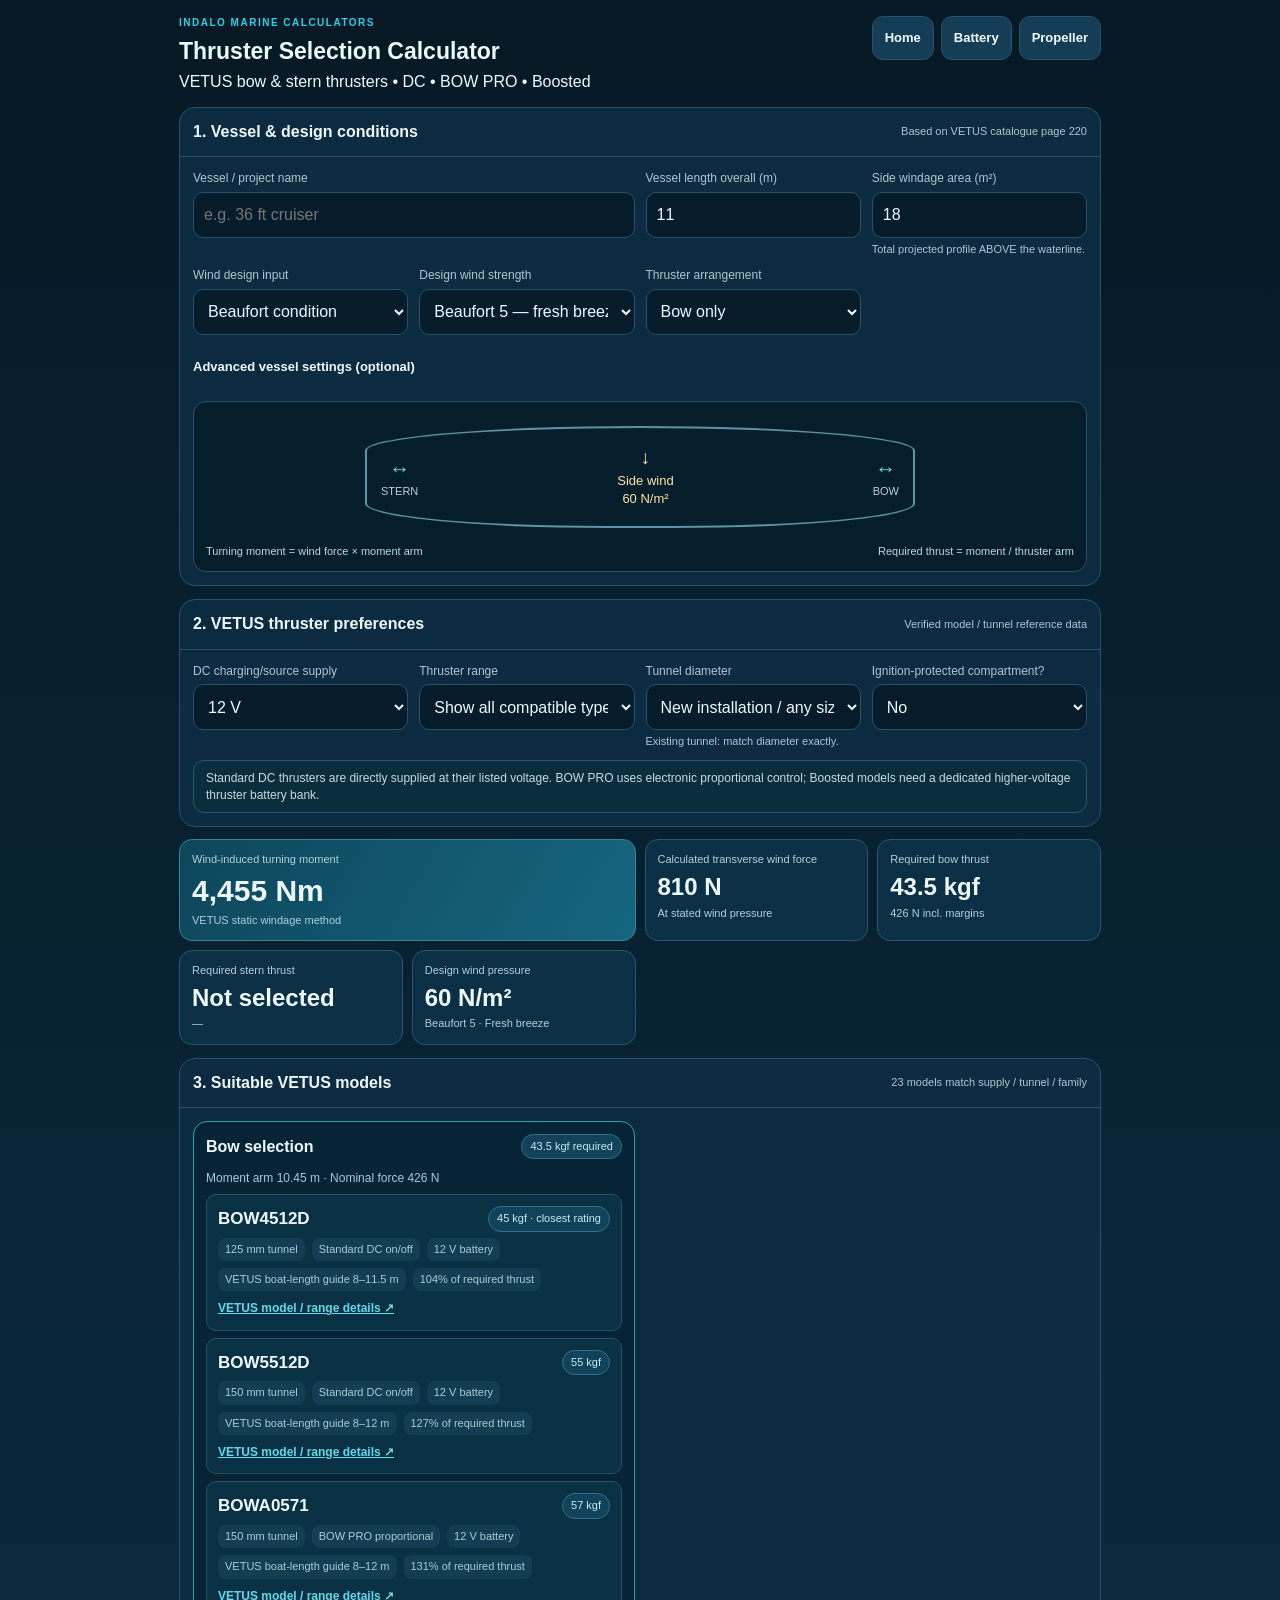
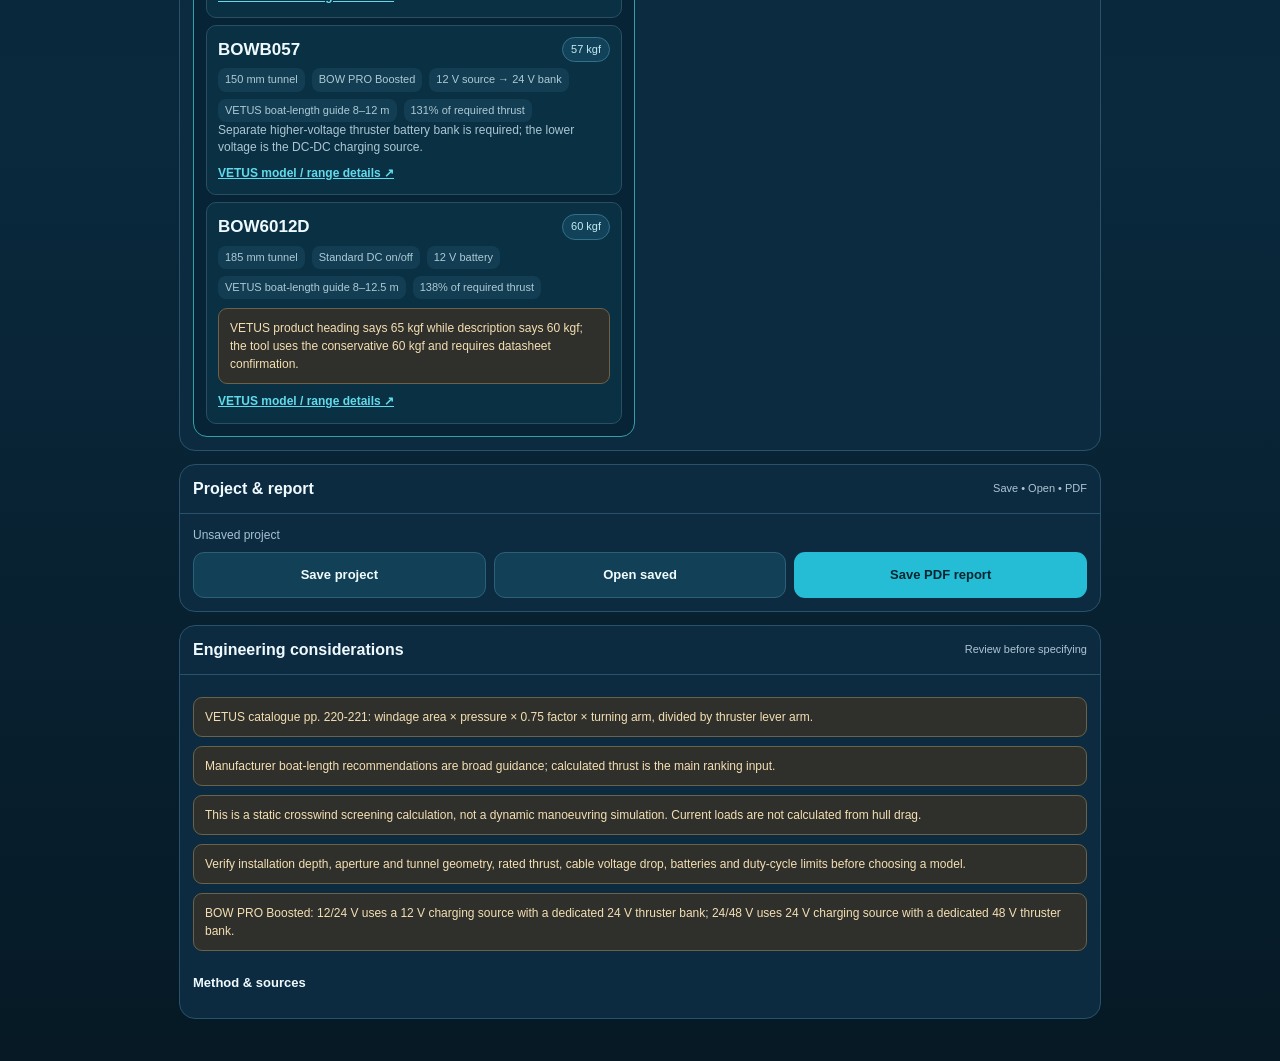
<file: thruster.html>
<!doctype html>
<html lang="en">
<head>
<meta charset="utf-8"><meta name="viewport" content="width=device-width,initial-scale=1,viewport-fit=cover">
<meta name="theme-color" content="#071c2b"><meta name="apple-mobile-web-app-capable" content="yes">
<meta name="apple-mobile-web-app-title" content="Indalo Marine"><meta name="apple-mobile-web-app-status-bar-style" content="black-translucent">
<link rel="manifest" href="./thruster.webmanifest"><link rel="icon" type="image/png" href="./assets/indalo-app-icon.png">
<title>Indalo Marine Calculators — Thruster Selection</title>
<style>
.indalo-page-brand{font-family:-apple-system,BlinkMacSystemFont,"Segoe UI",sans-serif;color:#25d4e9;font-size:10px;font-weight:850;letter-spacing:.15em;margin-bottom:5px}

:root{--bg:#071c2b;--p:#0d2b40;--well:#061c2b;--line:#285269;--txt:#effaff;--muted:#acc6d3;--accent:#24c1d8;--ok:#85e0b3;--warn:#f6d08d}
*{box-sizing:border-box}body{margin:0;background:linear-gradient(#061925,#0a293d 65%,#061925);min-height:100vh;font:16px/1.4 -apple-system,BlinkMacSystemFont,"Segoe UI",sans-serif;color:var(--txt)}
main{max-width:950px;margin:auto;padding:calc(16px + env(safe-area-inset-top)) 14px calc(42px + env(safe-area-inset-bottom))}
h1{font-size:23px;margin:0}h2{font-size:16px;margin:0}header{display:flex;gap:10px;justify-content:space-between;align-items:flex-start;flex-wrap:wrap}
small,.sub,p.note{font-size:12px;color:var(--muted)}header p{margin:4px 0 0}nav{display:flex;gap:7px;flex-wrap:wrap}
a.nav,button{min-height:44px;border:1px solid var(--line);border-radius:11px;background:#153e56;color:#f2fcff;text-decoration:none;padding:9px 12px;font:inherit;font-size:13px;font-weight:750;display:inline-flex;align-items:center;justify-content:center}
button.primary{background:var(--accent);color:#06222b;border:0}button:disabled{opacity:.55}
.section{background:var(--p);border:1px solid var(--line);border-radius:16px;margin-top:13px;overflow:hidden}
.head{padding:13px;border-bottom:1px solid var(--line);display:flex;justify-content:space-between;gap:8px;align-items:center}.head span{font-size:11px;color:var(--muted);text-align:right}
.body{padding:13px}.fields{display:grid;grid-template-columns:repeat(2,minmax(0,1fr));gap:11px}
.field{min-width:0}.field label{font-size:12px;color:var(--muted);display:block;margin-bottom:5px}
.field input,.field select{display:block;width:100%;min-width:0;min-height:46px;color:var(--txt);border:1px solid var(--line);background:var(--well);border-radius:10px;padding:10px;font-size:16px}
.field small{display:block;margin-top:4px;font-size:11px;line-height:1.3}.wide{grid-column:1/-1}
.results{display:grid;grid-template-columns:repeat(2,minmax(0,1fr));gap:9px;margin-top:12px}
.stat{background:#0b3046;border:1px solid #2c566d;border-radius:13px;padding:12px;min-width:0}
.stat.hero{background:linear-gradient(120deg,#0e465b,#166681);grid-column:span 2;border-color:#3e8190}
.stat span{display:block;color:#b4cfd9;font-size:11px}.stat strong{font-size:24px;display:block;line-height:1.2;margin-top:5px;overflow-wrap:anywhere}.stat.hero strong{font-size:30px}.stat em{font-size:11px;color:#afd0df;font-style:normal;display:block;margin-top:4px}
.cards{display:grid;gap:10px}.recommend{background:#072437;border:1px solid #2c5d70;border-radius:14px;padding:12px}
.recommend:first-child{border-color:#31a1a7}.recommendTitle{display:flex;gap:8px;justify-content:space-between;align-items:center;margin-bottom:11px}
.badge{font-size:11px;border:1px solid #31718a;background:#114259;padding:4px 8px;border-radius:999px;color:#c2ecf2}
.product{border:1px solid #294f61;background:#0a3043;border-radius:10px;padding:11px;margin-top:7px}
.product .top{display:flex;gap:8px;flex-wrap:wrap;justify-content:space-between;align-items:center}.product strong{font-size:17px}
.product .meta{display:flex;gap:7px;flex-wrap:wrap;margin-top:6px;font-size:11px;color:#adcbd6}
.product .meta span{background:#133d52;padding:4px 7px;border-radius:8px}
.product a{display:inline-block;color:#61dbec;font-weight:700;font-size:12px;margin-top:9px}
.caution{padding:10px 11px;background:#2f302c;color:#f5dfb2;border:1px solid #6b6247;border-radius:9px;font-size:12px;margin-top:9px;line-height:1.5}
.error{background:#39252b;border:1px solid #884b59;color:#ffe0e3;border-radius:12px;padding:12px;font-size:13px;margin-top:10px}
.hidden{display:none!important}.optionInfo{border:1px solid #23596c;border-radius:11px;padding:9px 12px;font-size:12px;background:#0a2d3d;margin-top:11px;color:#c3dbe5}
.details{margin-top:10px}.details summary{font-size:13px;font-weight:700;min-height:44px;display:flex;align-items:center;cursor:pointer}
.details .fields{padding-top:8px}.diagram{background:#061d2b;border:1px solid #285368;border-radius:13px;padding:12px;margin-top:12px}
.vessel{position:relative;max-width:550px;width:100%;min-height:102px;border:2px solid #5b92a4;border-radius:50% 50% 44% 44% / 24% 24% 24% 24%;margin:12px auto 16px;display:flex;align-items:center;justify-content:space-between;padding:8px 14px}
.vessel .end{font-size:11px;color:#b8d3db;text-align:center}.vessel .end .thruster{font-size:21px;color:#71d5e0;display:block}.vessel .wind{font-size:13px;color:#ffe5ac;text-align:center}.vessel .wind b{display:block;font-size:19px}
.legend{display:flex;justify-content:space-between;gap:9px;flex-wrap:wrap;font-size:11px;color:#c3d6df}
@media(min-width:720px){.fields{grid-template-columns:repeat(4,minmax(0,1fr))}.results{grid-template-columns:repeat(4,minmax(0,1fr))}.stat.hero{grid-column:span 2}.wide{grid-column:span 2}.cards{grid-template-columns:repeat(2,minmax(0,1fr))}}

/* Indalo Marine Calculators v1.0 shared accessibility and iPhone finish */
:root { color-scheme: dark; }
html { -webkit-text-size-adjust: 100%; }
button, a, input, select, textarea { -webkit-tap-highlight-color: transparent; }
button:focus-visible, a:focus-visible, input:focus-visible, select:focus-visible, textarea:focus-visible {
  outline: 2px solid #38e0f5; outline-offset: 2px;
}
h1,h2,h3,strong { overflow-wrap: break-word; }
@media(prefers-reduced-motion:reduce){*{scroll-behavior:auto!important;transition-duration:0s!important;animation-duration:0s!important}}
</style>
<link rel="apple-touch-icon" href="./assets/indalo-app-icon.png">
</head>
<body>
<main>
<header>
<div><div class="indalo-page-brand">INDALO MARINE CALCULATORS</div><h1>Thruster Selection Calculator</h1><p>VETUS bow & stern thrusters • DC • BOW PRO • Boosted</p></div>
<nav><a class="nav" href="./">Home</a><a class="nav" href="./battery.html">Battery</a><a class="nav" href="./propeller.html">Propeller</a></nav>
</header>

<section class="section"><div class="head"><h2>1. Vessel & design conditions</h2><span>Based on VETUS catalogue page 220</span></div><div class="body">
<div class="fields">
<div class="field wide"><label for="project">Vessel / project name</label><input id="project" placeholder="e.g. 36 ft cruiser"></div>
<div class="field"><label for="length">Vessel length overall (m)</label><input id="length" type="number" min="2" max="80" step="0.1" value="11"></div>
<div class="field"><label for="area">Side windage area (m²)</label><input id="area" type="number" min=".1" step=".5" value="18"><small>Total projected profile ABOVE the waterline.</small></div>
<div class="field"><label for="windMode">Wind design input</label><select id="windMode"><option value="beaufort">Beaufort condition</option><option value="speed">Wind speed (m/s)</option><option value="pressure">Wind pressure (N/m²)</option></select></div>
<div class="field" id="beaufortField"><label for="beaufort">Design wind strength</label><select id="beaufort"><option value="4">Beaufort 4 — moderate</option><option value="5" selected>Beaufort 5 — fresh breeze</option><option value="6">Beaufort 6 — strong breeze</option><option value="7">Beaufort 7 — near gale</option><option value="8">Beaufort 8 — gale</option></select></div>
<div class="field hidden" id="windMSField"><label for="windMS">Wind speed (m/s)</label><input id="windMS" type="number" min=".1" max="50" step=".1" value="9.4"></div>
<div class="field hidden" id="pressureField"><label for="pressureN">Wind pressure (N/m²)</label><input id="pressureN" type="number" min="1" max="2000" step="1" value="60"></div>
<div class="field"><label for="side">Thruster arrangement</label><select id="side"><option value="bow">Bow only</option><option value="stern">Stern only</option><option value="both">Bow and stern</option></select></div>
</div>
<details class="details"><summary>Advanced vessel settings (optional)</summary>
<div class="fields">
<div class="field"><label for="shape">Wind streamlining factor</label><input id="shape" type="number" min=".25" max="1" step=".05" value=".75"><small>VETUS catalogue uses 0.75.</small></div>
<div class="field"><label for="centerArm">Wind-centre to pivot (m)</label><input id="centerArm" type="number" min="0" step=".1" placeholder="Auto: half vessel length"></div>
<div class="field"><label for="bowLever">Bow tunnel to pivot (m)</label><input id="bowLever" type="number" min="0" step=".1" placeholder="Auto: 95% LOA"></div>
<div class="field"><label for="sternLever">Stern tunnel to pivot (m)</label><input id="sternLever" type="number" min="0" step=".1" placeholder="Auto: 95% LOA"></div>
<div class="field"><label for="margin">Extra design margin (%)</label><input id="margin" type="number" min="0" max="100" step="5" value="0"></div>
<div class="field"><label for="currentAllowance">Additional manoeuvring allowance (%)</label><input id="currentAllowance" type="number" min="0" max="100" step="5" value="0"><small>Multiplier only; does NOT model underwater current.</small></div>
</div></details>
<div class="diagram">
<div class="vessel" role="img" aria-label="Schematic vessel seen from above, with the bow, stern and side wind load">
<div class="end"><span class="thruster">↔</span>STERN</div>
<div class="wind"><b>↓</b>Side wind<br><span id="diagramPressure">60 N/m²</span></div>
<div class="end"><span class="thruster">↔</span>BOW</div>
</div>
<div class="legend"><span>Turning moment = wind force × moment arm</span><span>Required thrust = moment / thruster arm</span></div>
</div>
</div></section>

<section class="section"><div class="head"><h2>2. VETUS thruster preferences</h2><span>Verified model / tunnel reference data</span></div><div class="body">
<div class="fields">
<div class="field"><label for="voltage">DC charging/source supply</label><select id="voltage"><option value="12">12 V</option><option value="24">24 V</option><option value="48">48 V</option></select></div>
<div class="field"><label for="family">Thruster range</label><select id="family"><option value="all" selected>Show all compatible types</option><option value="standard">Standard DC (on/off)</option><option value="pro">BOW PRO (proportional)</option><option value="boosted">BOW PRO Boosted</option></select></div>
<div class="field"><label for="tunnel">Tunnel diameter</label><select id="tunnel"><option value="0">New installation / any size</option><option value="110">110 mm</option><option value="125">125 mm</option><option value="140">140 mm</option><option value="150">150 mm</option><option value="185">185 mm</option><option value="250">250 mm</option><option value="300">300 mm</option><option value="400">400 mm</option></select><small>Existing tunnel: match diameter exactly.</small></div>
<div class="field"><label for="ignition">Ignition-protected compartment?</label><select id="ignition"><option value="no">No</option><option value="yes">Yes — IP-rated options only</option></select></div>
</div>
<div id="boostExplanation" class="optionInfo">Standard DC thrusters use the selected 12 V or 24 V battery supply directly. For proportional BOW PRO and Boosted models, control and power-system architecture must be checked separately.</div>
<div id="error" class="error hidden"></div>
</div></section>

<section id="results">
<div class="results" aria-live="polite">
<div class="stat hero"><span>Wind-induced turning moment</span><strong id="moment">4,455 Nm</strong><em>VETUS static windage method</em></div>
<div class="stat"><span>Calculated transverse wind force</span><strong id="windForce">810 N</strong><em>At stated wind pressure</em></div>
<div class="stat"><span>Required bow thrust</span><strong id="bowRequired">43.3 kgf</strong><em id="bowForceN">424 N incl. design factors</em></div>
<div class="stat"><span>Required stern thrust</span><strong id="sternRequired">—</strong><em id="sternForceN">Not selected</em></div>
<div class="stat"><span>Design wind pressure</span><strong id="pressureOut">60 N/m²</strong><em id="windDescription">Beaufort 5 · fresh breeze</em></div>
</div>

<section class="section"><div class="head"><h2>3. Suitable VETUS models</h2><span id="optionsLabel">Based on actual kgf rating</span></div>
<div class="body"><div id="models" class="cards" aria-live="polite"></div></div></section>
</section>

<section class="section"><div class="head"><h2>Project & report</h2><span>Save • Open • PDF</span></div><div class="body"><div id="projectTools"></div></div></section>

<section class="section"><div class="head"><h2>Engineering considerations</h2><span>Review before specifying</span></div>
<div class="body">
<div id="checks"></div>
<details class="details"><summary>Method & sources</summary>
<p class="note">VETUS catalogue page 220 provides the wind calculation: pressure (N/m²) × lateral windage (m²) × 0.75 streamlining factor × wind-to-pivot arm (normally LOA/2), divided by thruster-to-pivot arm. Results in newtons are converted to kilogram-force with 9.80665 N/kgf. Beaufort 4–8 reference pressures are taken from the catalogue.</p>
<p class="note">Page 221 supplies a reference chart of thruster ranges, tunnel diameters and approximate boat lengths. The in-app product list is supplemented by VETUS webshop information, including current BOW PRO Boosted models. All proposed models must be verified at order time; length guidance does not supersede the calculated force.</p>
<p class="note"><a href="https://webshop.vetus.com/en/products/thruster-systems/bow-and-stern-thrusters/bow-pro-thrusters/" style="color:#62ddeb">VETUS BOW PRO products</a> · <a href="https://webshop.vetus.com/en/products/thruster-systems/bow-and-stern-thrusters/standard-dc-thrusters" style="color:#62ddeb">VETUS standard DC products</a></p>
</details>
</div></section>
</main>
<script src="./thruster-core.js"></script><script src="./reports.js"></script>
<script>
(function(){
"use strict";
const $=id=>document.getElementById(id);
const KEY="marine-thruster-working-v1";
const ids=["project","length","area","windMode","beaufort","windMS","pressureN","side","shape","centerArm","bowLever","sternLever","margin","currentAllowance","voltage","family","tunnel","ignition"];
const fmt=(v,d=1)=>Number.isFinite(v)?v.toLocaleString("en-GB",{minimumFractionDigits:d,maximumFractionDigits:d}):"—";
let last=null;
function getState(){return{fields:Object.fromEntries(ids.map(id=>[id,$(id).value]))}}
function setState(payload){if(!payload||!payload.fields)throw Error("Invalid thruster project");for(const id of ids)if(payload.fields[id]!==undefined)$(id).value=String(payload.fields[id]);render();}
function config(){return Object.fromEntries(ids.map(id=>[id,$(id).value]));}
function store(){try{localStorage.setItem(KEY,JSON.stringify(getState()))}catch(e){}}
function addText(node,text,cls){const el=document.createElement("div");el.className=cls||"";el.textContent=text;node.append(el);return el;}
function renderProducts(r,parent){
 const section=document.createElement("div");section.className="recommend";
 const header=document.createElement("div");header.className="recommendTitle";
 const strong=document.createElement("strong");strong.textContent=(r.side==="bow"?"Bow":"Stern")+" selection";header.append(strong);
 const tag=document.createElement("span");tag.className="badge";tag.textContent=fmt(r.requiredKGF,1)+" kgf required";header.append(tag);section.append(header);
 addText(section,"Moment arm "+fmt(r.lever,2)+" m · Nominal force "+fmt(r.nominalN,0)+" N","sub");
 if(!r.models.length){
  addText(section,"No sufficiently rated model in the selected supply / product family / tunnel combination.","caution");
  if(r.closestBelow)addText(section,"Largest compatible unit found: "+r.closestBelow.sku+" ("+r.closestBelow.kgf+" kgf) — UNDER-RATED for the calculation. Do not select it solely to fit the existing tunnel.","caution");
  else addText(section,"Try another supply arrangement, thruster family or a different tunnel diameter. Confirm ignition protection requirements.","caution");
 } else {
  r.models.forEach((m,i)=>{
    const item=document.createElement("div");item.className="product";
    const top=document.createElement("div");top.className="top";
    const name=document.createElement("strong");name.textContent=m.sku;top.append(name);
    const rating=document.createElement("span");rating.className="badge";rating.textContent=m.kgf+" kgf"+(i===0?" · closest rating":"");top.append(rating);item.append(top);
    const meta=document.createElement("div");meta.className="meta";
    [m.tunnel+" mm tunnel",m.family==="boosted"?"BOW PRO Boosted":m.family==="pro"?"BOW PRO proportional":m.family==="ignition"?"Ignition protected":"Standard DC on/off",
     m.boosted?m.sourceV+" V source → "+m.motorV+" V bank":m.motorV+" V battery",
     m.lengthGuide?("VETUS boat-length guide "+(m.lengthGuide[0]||"≤")+"–"+m.lengthGuide[1]+" m"):"Boat-length guide: consult current catalogue",
     fmt(m.kgf/r.requiredKGF*100,0)+"% of required thrust"].forEach(t=>{const e=document.createElement("span");e.textContent=t;meta.append(e)});
    item.append(meta);
    if(m.ratingNote)addText(item,m.ratingNote,"caution");
    if(m.lengthGuide&& (last.length<m.lengthGuide[0]||last.length>m.lengthGuide[1]))addText(item,"This vessel lies outside the manufacturer’s approximate length guidance for this model. Thrust still meets the entered wind-load calculation; verify suitability with VETUS.","caution");
    if(m.boosted)addText(item,"Separate higher-voltage thruster battery bank is required; the lower voltage is the DC-DC charging source.","sub");
    const link=document.createElement("a");link.href=m.url;link.target="_blank";link.rel="noopener noreferrer";link.textContent="VETUS model / range details ↗";item.append(link);
    section.append(item);
  });
 }
 parent.append(section);
}
function render(){
 const c=config(),r=globalThis.ThrusterCalc.calculate(c);last=r;
 const mode=c.windMode;
 $("beaufortField").classList.toggle("hidden",mode!=="beaufort");
 $("windMSField").classList.toggle("hidden",mode!=="speed");
 $("pressureField").classList.toggle("hidden",mode!=="pressure");
 $("results").classList.toggle("hidden",!r.valid);
 $("error").classList.toggle("hidden",r.valid);
 $("error").textContent=r.errors.join(" ");
 $("diagramPressure").textContent=fmt(r.pressureN,0)+" N/m²";
 $("boostExplanation").textContent=c.ignition==="yes"?
 "Ignition-protected installations: only confirmed ignition-protected DC thrusters are offered. Check ISO 8846 and local installation requirements.":
 c.family==="boosted"?"BOW PRO Boosted: 12/24 V = 12 V charging source + separate 24 V thruster bank; 24/48 V = 24 V charging source + separate 48 V bank.":"Standard DC thrusters are directly supplied at their listed voltage. BOW PRO uses electronic proportional control; Boosted models need a dedicated higher-voltage thruster battery bank.";
 if(!r.valid){$("models").replaceChildren();$("checks").replaceChildren();store();return}
 $("moment").textContent=fmt(r.moment,0)+" Nm";
 $("windForce").textContent=fmt(r.windForce,0)+" N";
 $("pressureOut").textContent=fmt(r.pressureN,0)+" N/m²";
 $("windDescription").textContent=mode==="beaufort"?"Beaufort "+c.beaufort+" · "+(globalThis.ThrusterCalc.pressure[c.beaufort]?.label||""):mode==="speed"?"At "+c.windMS+" m/s wind speed":"Specified pressure";
 const bow=r.requirements.find(x=>x.side==="bow"),stern=r.requirements.find(x=>x.side==="stern");
 $("bowRequired").textContent=bow?fmt(bow.requiredKGF,1)+" kgf":"Not selected";
 $("bowForceN").textContent=bow?fmt(bow.requiredN,0)+" N incl. margins":"—";
 $("sternRequired").textContent=stern?fmt(stern.requiredKGF,1)+" kgf":"Not selected";
 $("sternForceN").textContent=stern?fmt(stern.requiredN,0)+" N incl. margins":"—";
 $("optionsLabel").textContent=r.modelsAvailable+" models match supply / tunnel / family";
 const modelNode=$("models");modelNode.replaceChildren();r.recommendations.forEach(x=>renderProducts(x,modelNode));
 const checks=$("checks");checks.replaceChildren();r.notes.forEach(n=>addText(checks,n,"caution"));
 if(!r.modelsAvailable)addText(checks,"No products match the selected voltage, tunnel, family and ignition requirement.","caution");
 store();
}
ids.forEach(id=>{$(id).addEventListener("input",render);$(id).addEventListener("change",render)});
try{const saved=JSON.parse(localStorage.getItem(KEY));if(saved?.fields){for(const id of ids)if(saved.fields[id]!==undefined)$(id).value=String(saved.fields[id]);}}catch(e){}
render();
globalThis.MarineReports.init({
kind:"thruster",
suggestName:()=>($("project").value.trim()||"VETUS Thruster Selection"),
getState,setState,
report:()=>{
 const c=config(),r=globalThis.ThrusterCalc.calculate(c);
 if(!r.valid)throw Error(r.errors.join(" "));
 const num=(v,d=1)=>Number(v).toFixed(d);
 const recommendationRows=[];
 const ratingWarnings=[];
 for(const rr of r.recommendations){
  if(!rr.models.length){recommendationRows.push([rr.side.toUpperCase(),"NO SUITABLE MODEL","—","—","Revisit supply / tunnel"]);continue;}
  rr.models.forEach((m,i)=>{
   if(m.ratingNote&&!ratingWarnings.includes(m.ratingNote))ratingWarnings.push(m.ratingNote);
   recommendationRows.push([rr.side.toUpperCase(),m.sku,m.kgf+" kgf",m.tunnel+" mm",
   m.boosted?m.sourceV+"V → "+m.motorV+"V bank":m.motorV+" V"]);
  });
 }
 return{
  title:"VETUS Thruster Selection Report",
  subtitle:(c.project||"Unnamed vessel")+" / Preliminary bow and stern thruster assessment",
  filename:(c.project||"VETUS-thruster")+"-selection",
  metrics:[["Vessel LOA",num(r.length)+" m"],["Windage area",num(r.area)+" m2"],["Moment",num(r.moment,0)+" Nm"],["Wind pressure",num(r.pressureN,0)+" N/m2"]],
  sections:[
   {title:"Vessel & design inputs",rows:[
    ["Project / vessel",c.project||"Not entered"],["Overall length",num(r.length,2)+" m"],
    ["Windage area (side profile)",num(r.area,2)+" m2"],
    ["Wind design condition",r.windMode==="beaufort"?"Beaufort "+r.beaufort:r.windMode==="speed"?c.windMS+" m/s":"Specified pressure"],
    ["Calculation wind pressure",num(r.pressureN,1)+" N/m2"],
    ["Streamlining reduction factor",num(r.shape,2)],
    ["Wind force",num(r.windForce,0)+" N"],
    ["Turning arm (wind to pivot)",num(r.center,2)+" m"],
    ["Wind turning moment",num(r.moment,0)+" Nm"],
    ["Combined reserve factor",num((r.designFactor-1)*100,1)+"%"],
    ["Requested arrangement",c.side],
    ["Electrical charging/source system",c.voltage+" V"],
    ["Thruster family",c.ignition==="yes"?"Ignition protected only":c.family],
    ["Existing tunnel constraint",Number(c.tunnel)?c.tunnel+" mm":"None entered"]
   ]},
   {title:"Calculated thrust requirement",rows:r.requirements.flatMap(rr=>[
     [rr.side==="bow"?"Bow tunnel lever":"Stern tunnel lever",num(rr.lever,2)+" m"],
     [rr.side==="bow"?"Bow required thrust":"Stern required thrust",num(rr.requiredN,0)+" N = "+num(rr.requiredKGF,2)+" kgf"]
   ])},
   {title:"Suitable VETUS candidates",table:{columns:[["Position",70],["VETUS model",125],["Rated thrust",90],["Tunnel",75],["Supply/bank",125]],rows:recommendationRows}},
   {title:"Selection notes and important limits",paragraphs:[
    ...r.notes,...ratingWarnings,
    "Catalogue wind-pressure bands: Bft 4 = 20–40 N/m2; Bft 5 = 41–74; Bft 6 = 75–123; Bft 7 = 125–189; Bft 8 = 191–276. The mid-range design pressure selected by the calculator is a simplification.",
    "Sources: VETUS catalogue pages 220–221 supplied by the user, and VETUS official webshop model listings (October 2026). Always confirm final current data sheets and installation requirements.",
    "Model ranking uses rated thrust and input filters. It does not determine mounting feasibility, electric current, duty cycle, propeller immersion, cable voltage drop or the effect of underwater cross-current."
   ]}
  ]
 };
}
});
if("serviceWorker" in navigator&&location.protocol.startsWith("http"))navigator.serviceWorker.register("./sw.js").catch(()=>{});
})();
</script>
</body></html>
</file>
<file: propulsion.css>
/* Indalo Marine Calculators - Diesel / E-Line separate V1.1 screens */
:root{color-scheme:dark;--bg:#051a2e;--panel:#0b2e49;--border:#286782;--cyan:#23d1e9;--text:#edf9ff;--muted:#a9cad9;--ok:#a1eed4;--warn:#ffe0b2}
*{box-sizing:border-box}html{-webkit-text-size-adjust:100%}
body{margin:0;min-height:100vh;background:radial-gradient(ellipse at 14% 10%,#104c71 0%,transparent 35%),radial-gradient(ellipse at 85% 70%,#07506b 0%,transparent 34%),linear-gradient(165deg,#04172b,#082c47 60%,#041d31);color:var(--text);font:16px/1.45 -apple-system,BlinkMacSystemFont,"Segoe UI",sans-serif}
button,input,select{font:inherit}a{color:#8ceff6}main{max-width:970px;margin:auto;padding:calc(17px + env(safe-area-inset-top)) 15px calc(40px + env(safe-area-inset-bottom))}
header{display:flex;flex-wrap:wrap;gap:12px;justify-content:space-between;align-items:flex-start;margin-bottom:14px}
.brand{font-weight:850;letter-spacing:.13em;font-size:10px;color:var(--cyan);margin:0 0 4px}
h1{font-size:clamp(21px,5vw,27px);line-height:1.15;margin:0;max-width:650px}header p{margin:6px 0 0;color:var(--muted);font-size:12px}
nav{display:flex;flex-wrap:wrap;gap:8px}.nav{display:inline-flex;align-items:center;justify-content:center;text-decoration:none;min-height:44px;border:1px solid #3d7893;background:#103e5a;color:#effaff;border-radius:12px;padding:10px 13px;font-size:12px;font-weight:750}
.card{margin:13px 0 0;border:1px solid var(--border);border-radius:17px;background:linear-gradient(140deg,#103754,#08263f);overflow:hidden}
.card h2{font-size:16px;margin:0}.top{display:flex;justify-content:space-between;gap:9px;align-items:center;padding:13px 14px;border-bottom:1px solid #26647e}.top span{font-size:11px;color:var(--muted);text-align:right}
.inner{padding:14px}
.fields{display:grid;grid-template-columns:repeat(2,minmax(0,1fr));gap:11px}
.field{min-width:0}.wide{grid-column:1/-1}
label{font-size:12px;display:block;color:#c3dce8;margin-bottom:5px}
input,select{display:block;width:100%;min-width:0;min-height:46px;padding:10px;background:#061f34;color:var(--text);border:1px solid #346d88;border-radius:10px;font-size:16px}
.field small{font-size:10.5px;color:#b6ccda;display:block;margin-top:5px;line-height:1.35}
.stats{display:grid;grid-template-columns:repeat(2,minmax(0,1fr));gap:9px}
.stat{background:#0b324d;border:1px solid #2b627a;border-radius:14px;padding:12px;min-width:0}
.stat.hero{grid-column:1/-1;background:linear-gradient(125deg,#10526f,#076984);border-color:#3dabbe}
.stat span{display:block;font-size:11px;color:#b9d5df}
.stat strong{display:block;font-size:clamp(20px,5vw,25px);line-height:1.22;overflow-wrap:anywhere;margin:5px 0}
.stat.hero strong{font-size:clamp(25px,6vw,34px)}
.stat em{display:block;font-style:normal;color:#bdd5e0;font-size:11px}
.note{font-size:12px;color:var(--muted);line-height:1.55;margin:11px 0 0}
.warning{margin:9px 0;background:#322e2a;color:var(--warn);border:1px solid #77613d;padding:11px 12px;border-radius:11px;font-size:12px;line-height:1.5}
.critical{background:#492a31;border-color:#a16c72;color:#ffe6e1}
.success{background:#113e3d;border-color:#358780;color:var(--ok)}
.model{margin-top:11px;border:1px solid #327c91;border-radius:12px;background:#092c44;padding:12px}
.model:first-child{border-color:#4de0e9}
.modelTop{display:flex;justify-content:space-between;gap:9px;align-items:center}
.modelTop strong{font-size:17px}.modelTop .tag{background:#13506a;border:1px solid #36889c;padding:5px 8px;border-radius:30px;font-size:10px;font-weight:750}
.chips{display:flex;flex-wrap:wrap;gap:5px;margin:9px 0}
.chips span{padding:5px 8px;border-radius:8px;border:1px solid #2c6681;color:#c8e2eb;background:#14415b;font-size:11px}
.model a{display:inline-block;margin-top:8px;font-size:12px;font-weight:750}
.empty{border:1px dashed #487d93;border-radius:12px;padding:15px;background:#0a314a;color:#c4dce8;font-size:13px;line-height:1.55}
details{margin-top:11px;border-top:1px solid #255d76}
details summary{cursor:pointer;display:flex;align-items:center;min-height:46px;font-size:13px;font-weight:750}
details .fields{padding:8px 0 0}
.hide{display:none!important}.disclaimer{color:#a7c5d6;font-size:11px;text-align:center;padding:17px 4px;margin-top:18px}
button:focus-visible,a:focus-visible,input:focus-visible,select:focus-visible{outline:2px solid #56eafd;outline-offset:2px}
@media(min-width:730px){.fields{grid-template-columns:repeat(4,minmax(0,1fr))}.wide{grid-column:span 2}.stats{grid-template-columns:repeat(4,minmax(0,1fr))}.stat.hero{grid-column:span 2}}
@media(prefers-reduced-motion:reduce){*{animation-duration:0s!important;transition:none!important}}
</file>
